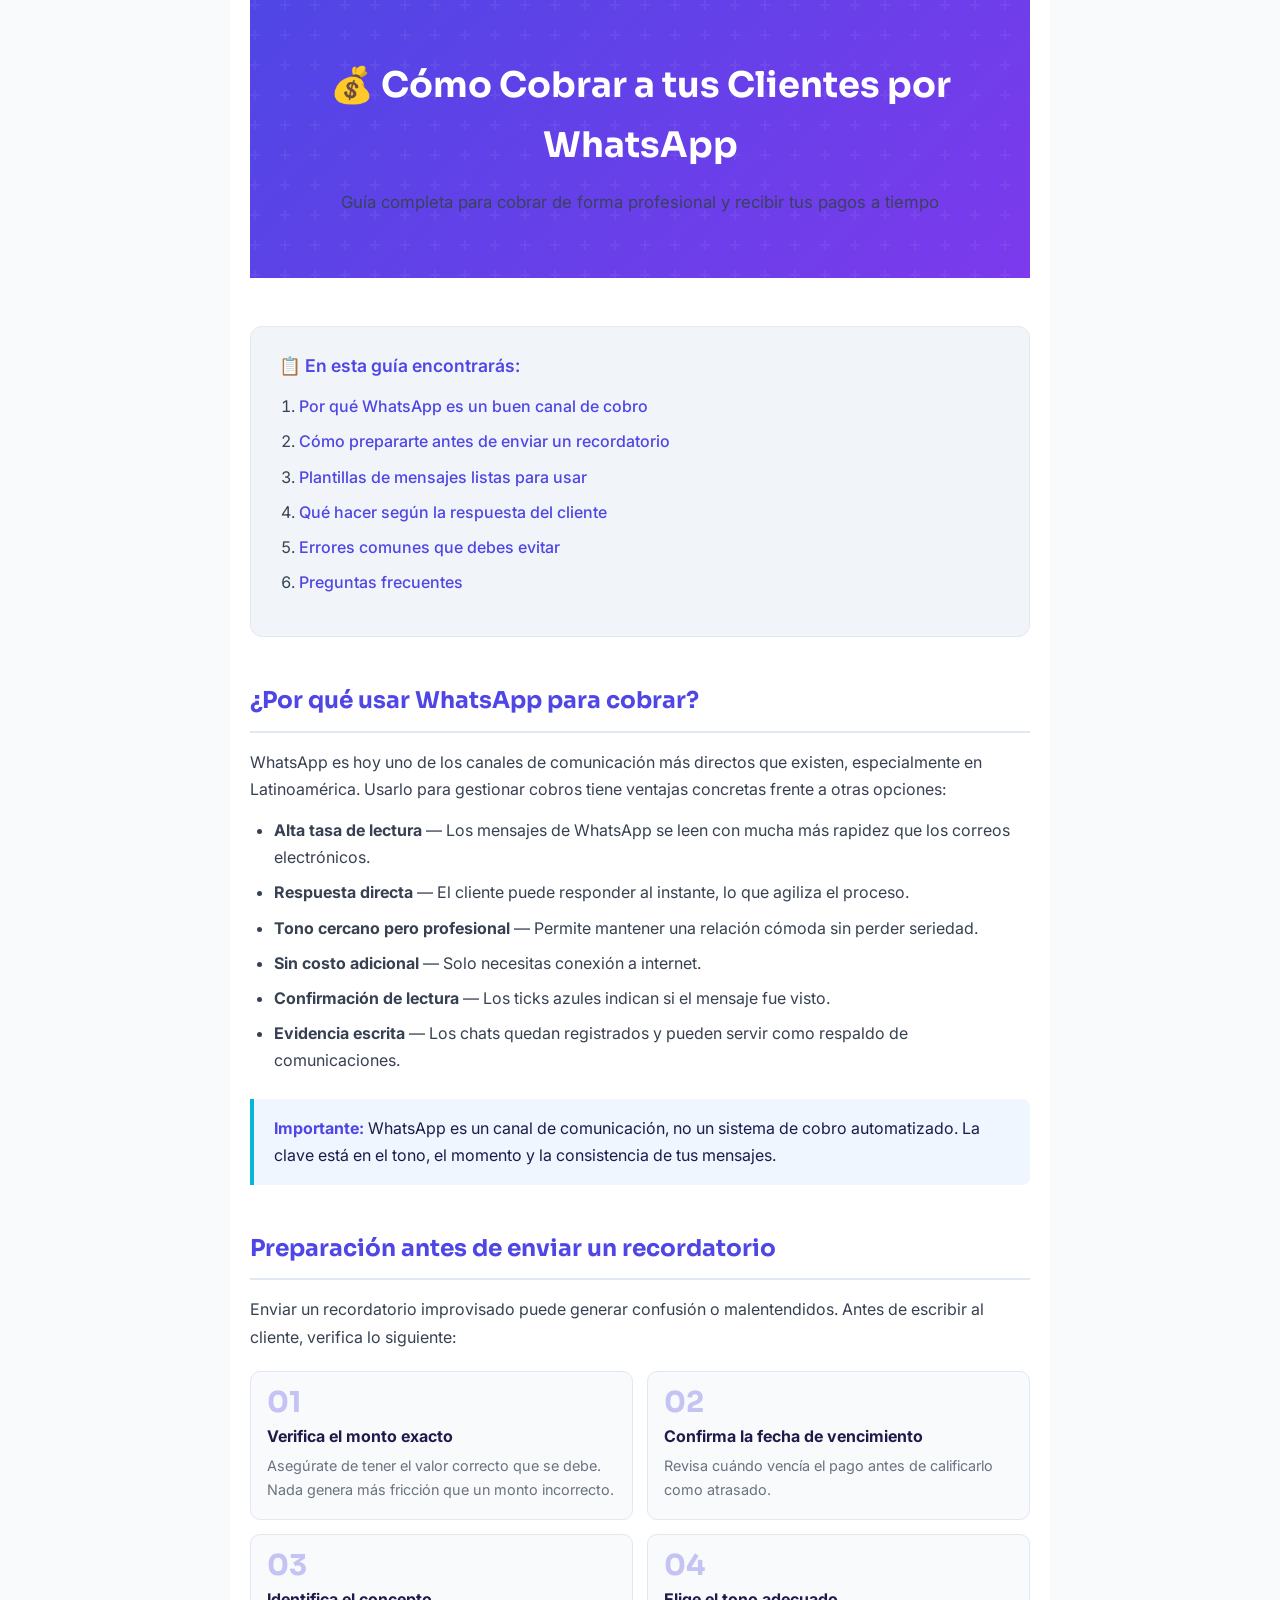
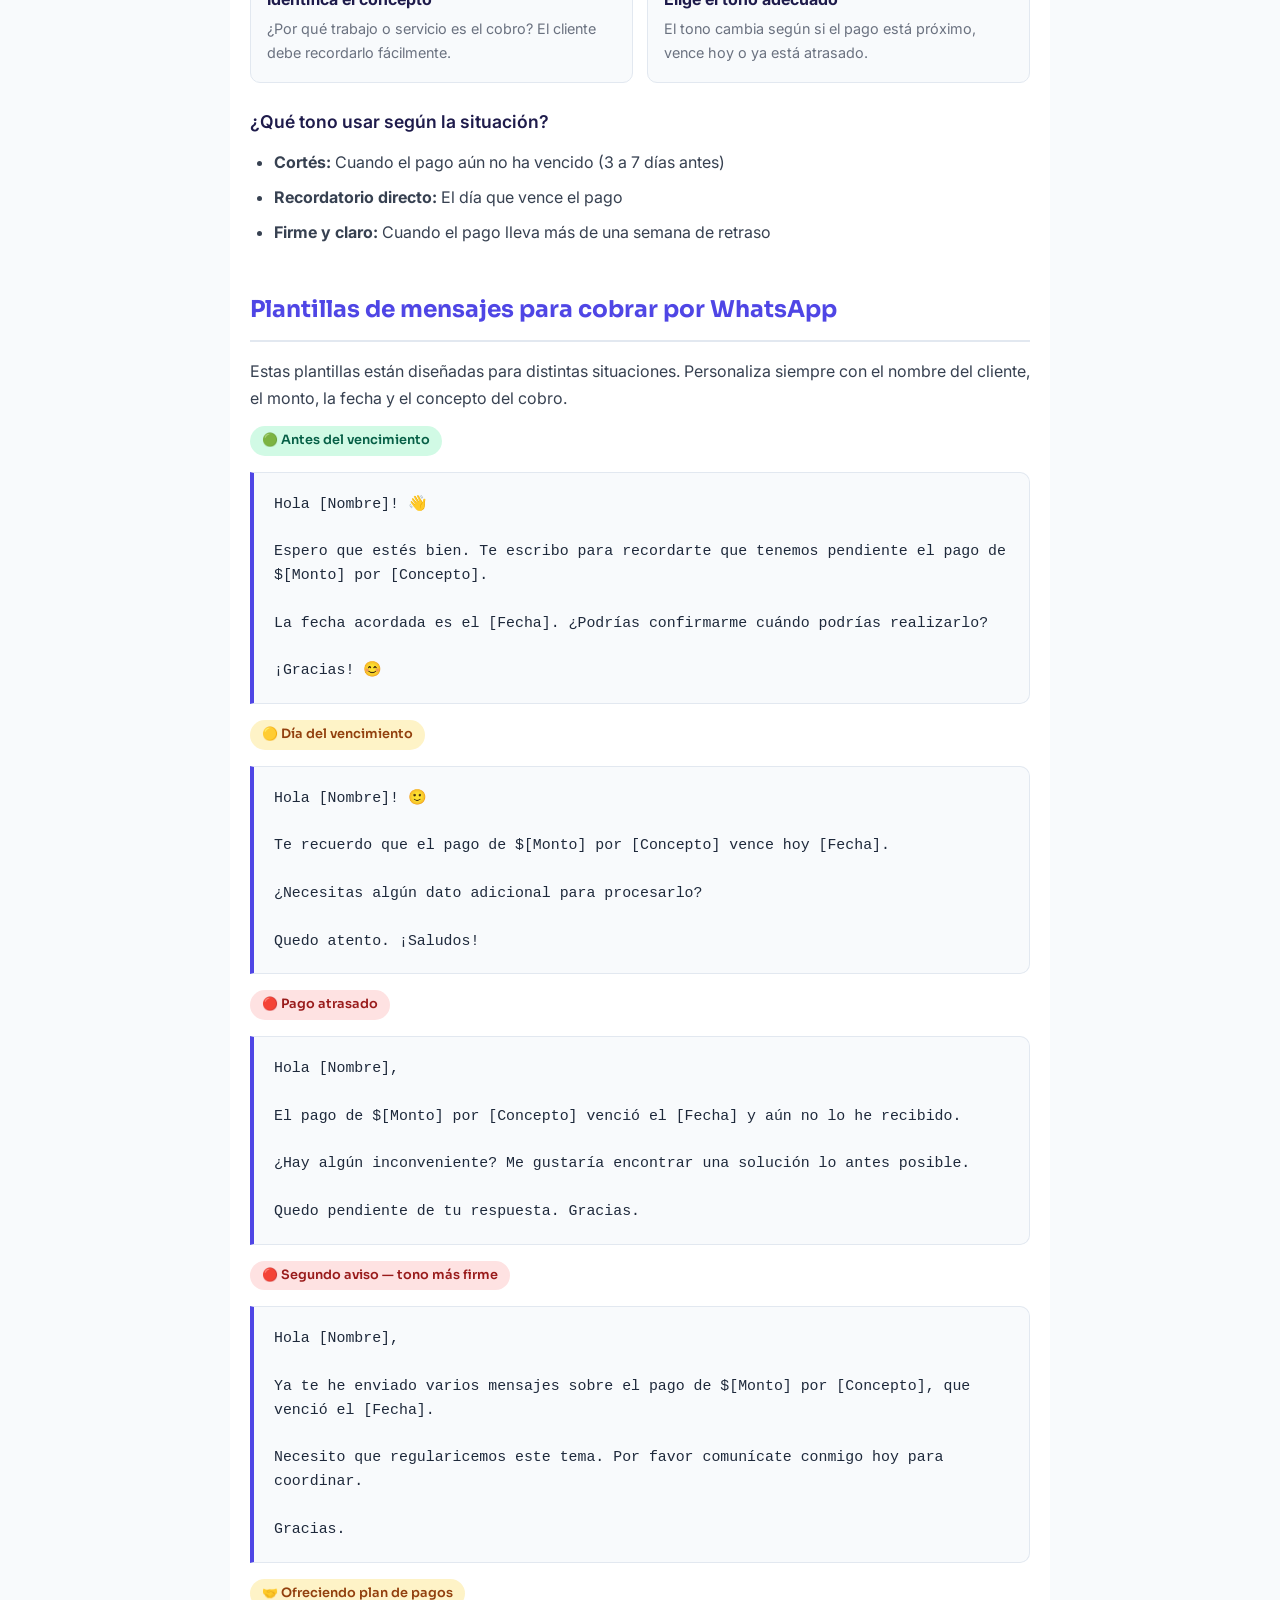
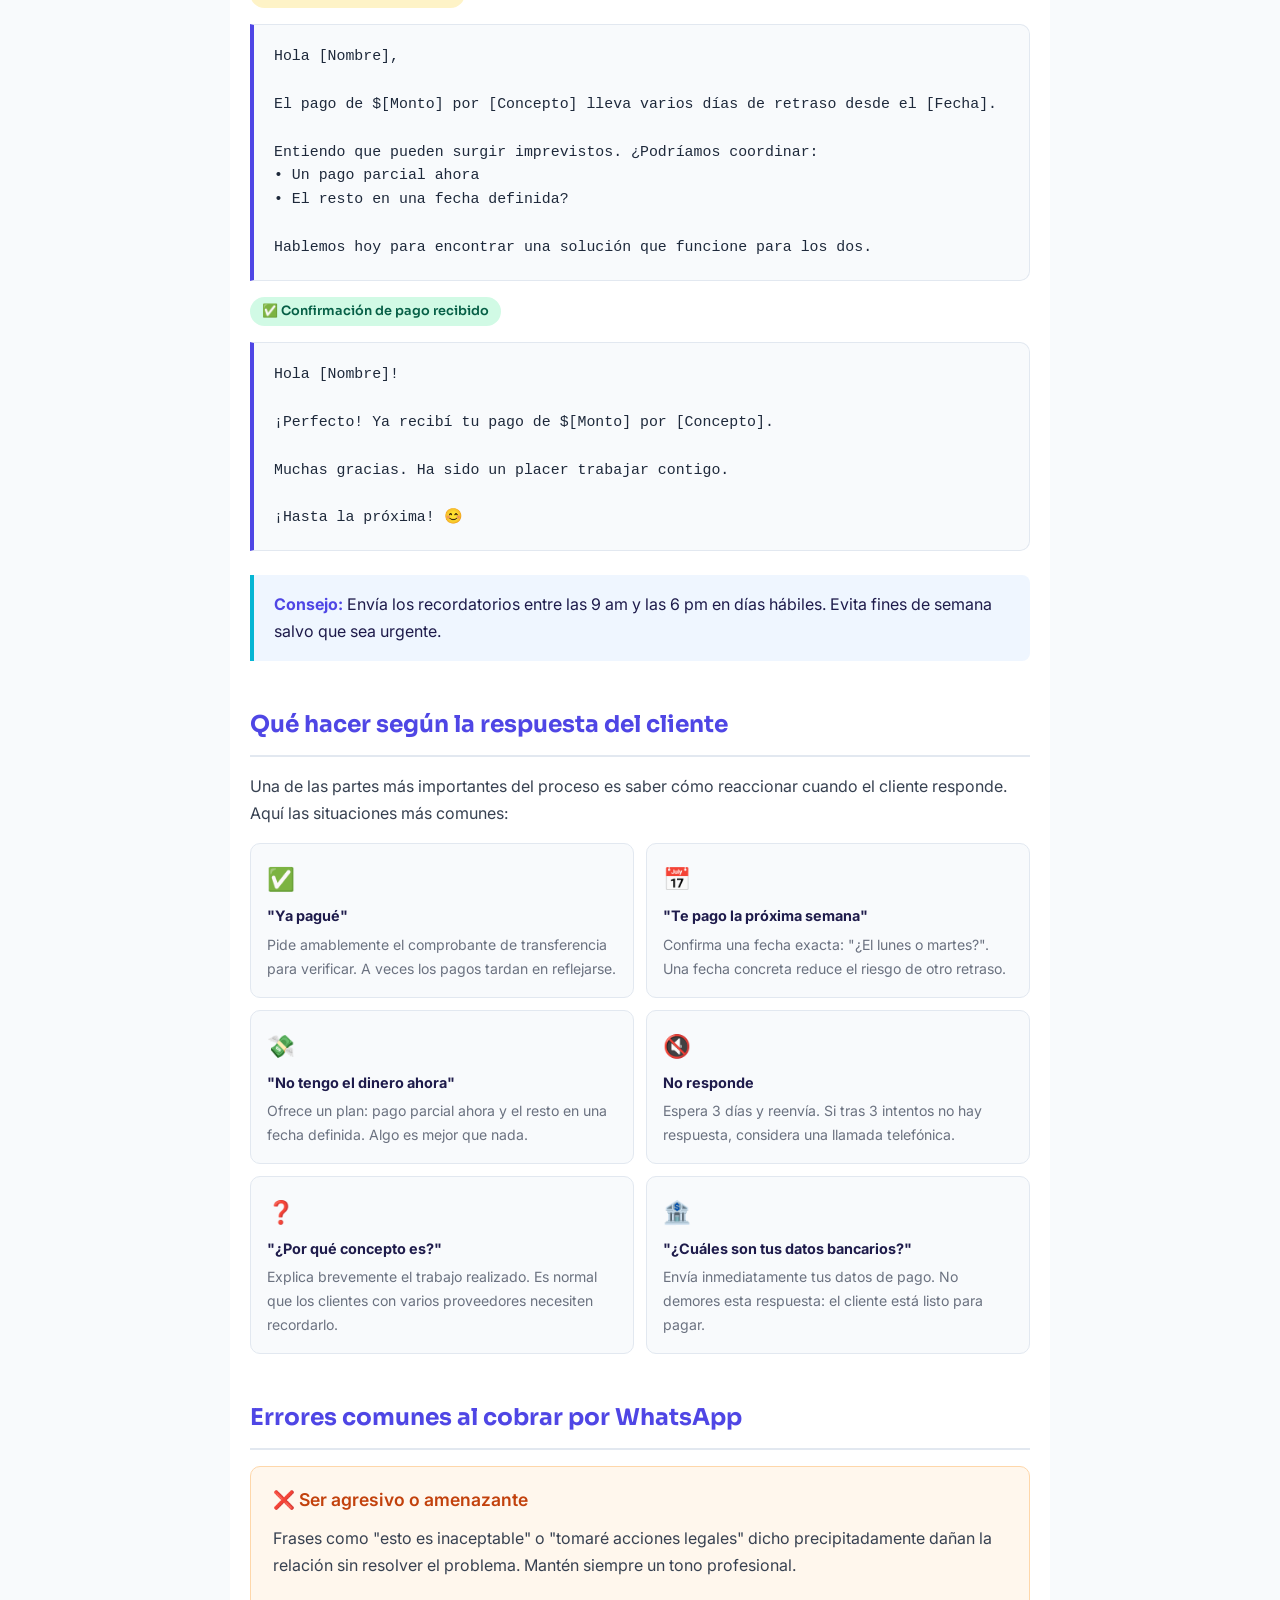
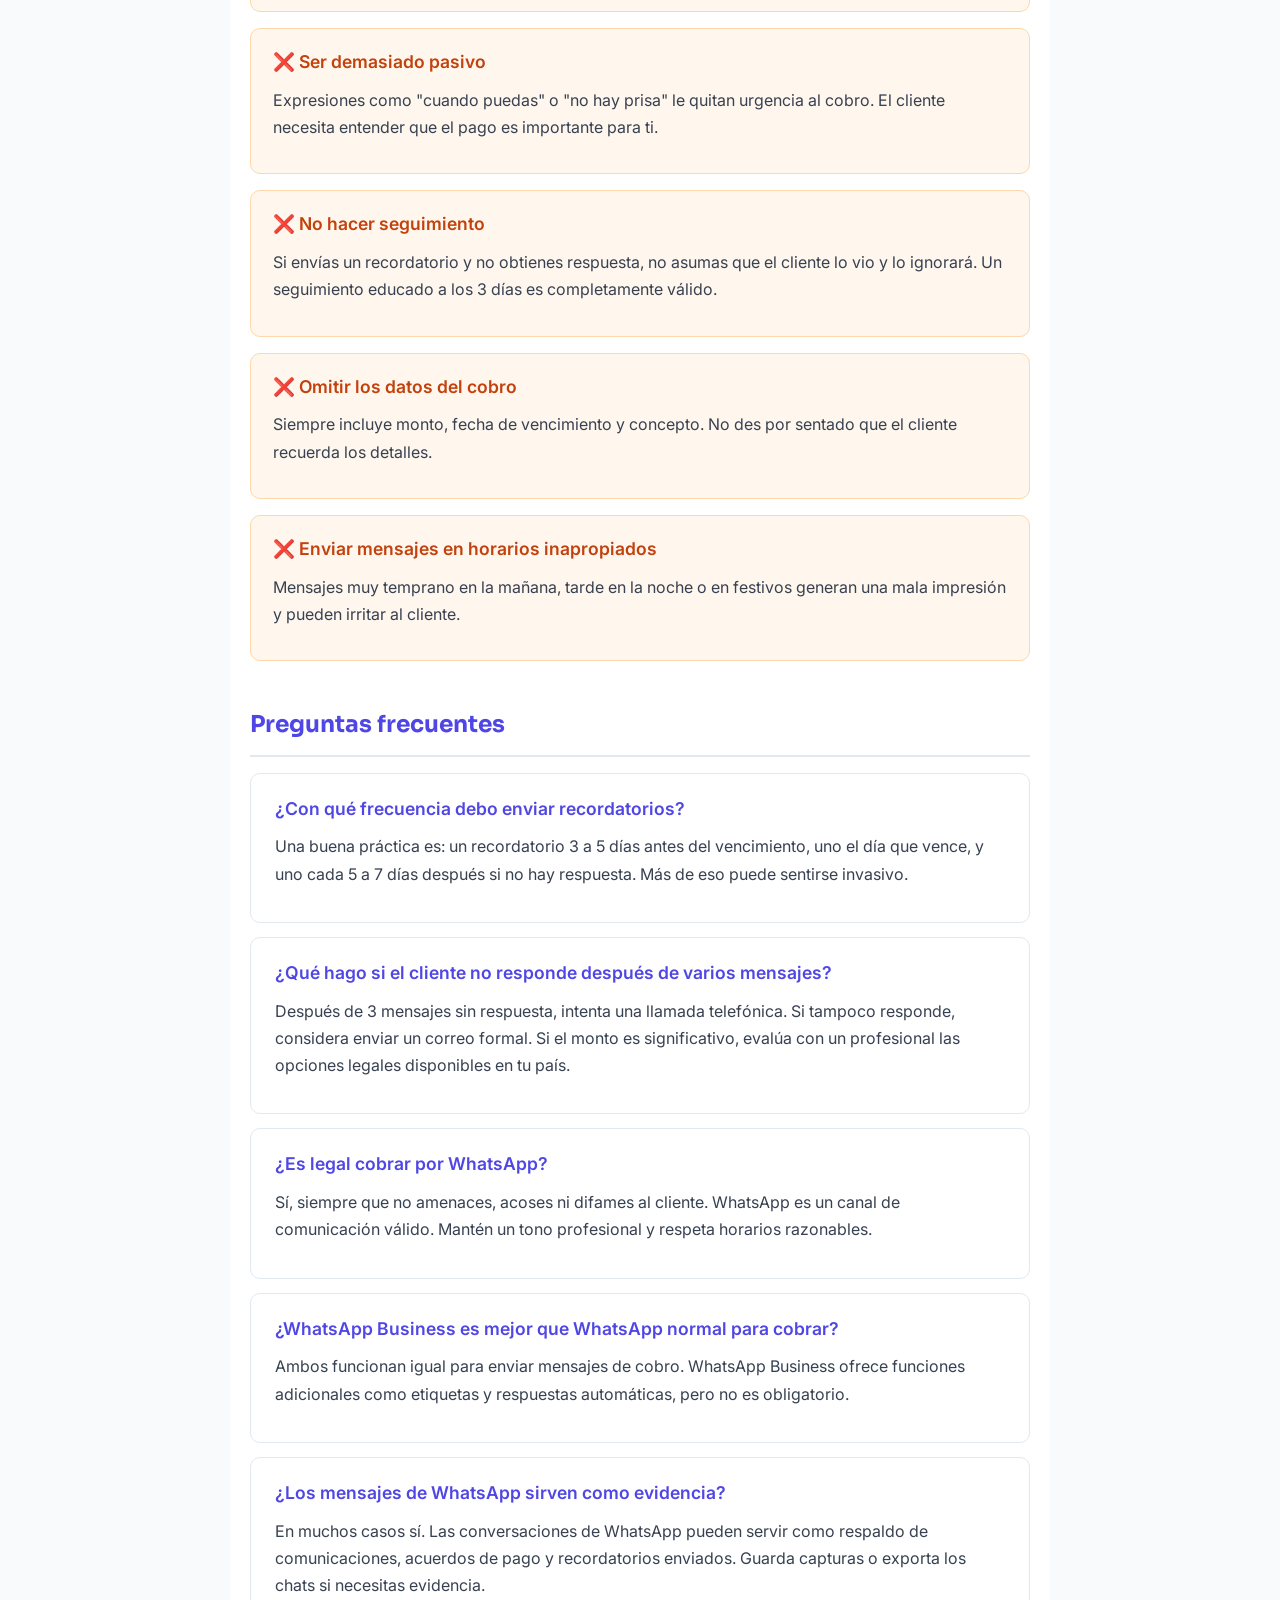
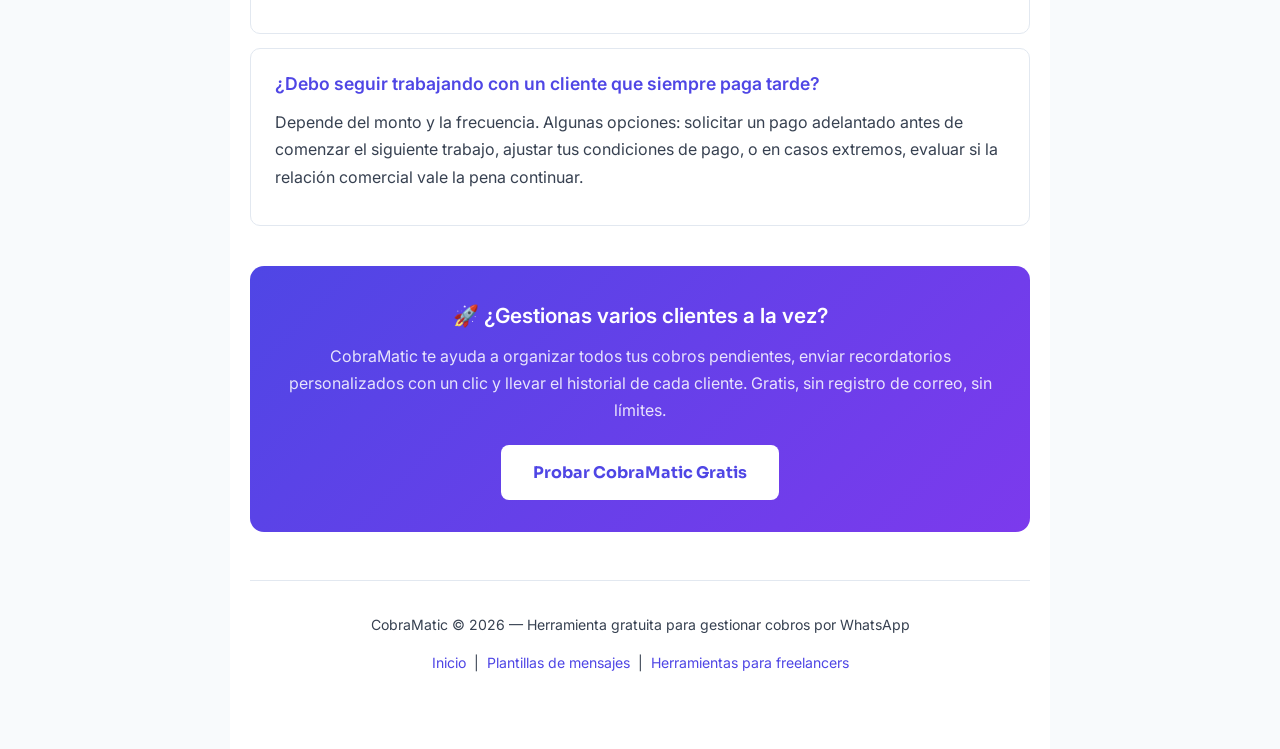
<file: public/como-cobrar-clientes-whatsapp.html>
<!DOCTYPE html>
<html lang="es">
<head>
    <meta charset="UTF-8">
    <meta name="viewport" content="width=device-width, initial-scale=1.0">
    <title>Cómo Cobrar a tus Clientes por WhatsApp (Guía 2026) | CobraMatic</title>
    <meta name="description" content="Guía completa para cobrar a tus clientes por WhatsApp de forma profesional. Plantillas, consejos y herramientas gratis para recibir tus pagos a tiempo.">
    <meta name="keywords" content="cobrar clientes whatsapp, recordatorios pago whatsapp, plantillas cobro whatsapp, como cobrar por whatsapp">
    <link rel="canonical" href="https://cobramatic-app.vercel.app/como-cobrar-clientes-whatsapp">
    <link href="https://fonts.googleapis.com/css2?family=Sora:wght@400;600;700&family=Inter:wght@400;500&display=swap" rel="stylesheet">
    <style>
        *, *::before, *::after { margin: 0; padding: 0; box-sizing: border-box; }
        :root {
            --primary: #4f46e5;
            --primary-dark: #3730a3;
            --accent: #06b6d4;
            --text: #1e1b4b;
            --muted: #6b7280;
            --bg: #f8fafc;
            --white: #ffffff;
            --border: #e2e8f0;
            --green: #10b981;
            --red: #ef4444;
            --yellow: #f59e0b;
        }
        body {
            font-family: 'Inter', sans-serif;
            line-height: 1.7;
            color: var(--text);
            background: var(--bg);
        }
        .container {
            max-width: 820px;
            margin: 0 auto;
            padding: 0 20px 60px;
            background: var(--white);
        }
        header {
            background: linear-gradient(135deg, var(--primary) 0%, #7c3aed 100%);
            color: white;
            padding: 56px 32px 48px;
            text-align: center;
            margin-bottom: 48px;
            position: relative;
            overflow: hidden;
        }
        header::before {
            content: '';
            position: absolute;
            inset: 0;
            background: url("data:image/svg+xml,%3Csvg width='60' height='60' viewBox='0 0 60 60' xmlns='http://www.w3.org/2000/svg'%3E%3Cg fill='none' fill-rule='evenodd'%3E%3Cg fill='%23ffffff' fill-opacity='0.05'%3E%3Cpath d='M36 34v-4h-2v4h-4v2h4v4h2v-4h4v-2h-4zm0-30V0h-2v4h-4v2h4v4h2V6h4V4h-4zM6 34v-4H4v4H0v2h4v4h2v-4h4v-2H6zM6 4V0H4v4H0v2h4v4h2V6h4V4H6z'/%3E%3C/g%3E%3C/g%3E%3C/svg%3E");
        }
        header h1 {
            font-family: 'Sora', sans-serif;
            font-size: 2.2em;
            font-weight: 700;
            margin-bottom: 12px;
            position: relative;
        }
        header p {
            font-size: 1.05em;
            opacity: 0.9;
            position: relative;
        }
        h2 {
            font-family: 'Sora', sans-serif;
            color: var(--primary);
            margin: 44px 0 16px;
            font-size: 1.45em;
            font-weight: 700;
            padding-bottom: 10px;
            border-bottom: 2px solid var(--border);
        }
        h3 {
            color: var(--text);
            margin: 24px 0 10px;
            font-size: 1.1em;
            font-weight: 600;
        }
        p { margin-bottom: 14px; color: #374151; }
        .tabla-contenido {
            background: #f1f5f9;
            border: 1px solid var(--border);
            padding: 24px 28px;
            border-radius: 12px;
            margin: 0 0 40px;
        }
        .tabla-contenido h3 { margin-top: 0; color: var(--primary); }
        .tabla-contenido ol { margin-left: 20px; }
        .tabla-contenido li { margin: 8px 0; }
        .tabla-contenido a { color: var(--primary); text-decoration: none; font-weight: 500; }
        .tabla-contenido a:hover { text-decoration: underline; }
        ul, ol { margin: 12px 0 16px 24px; }
        li { margin: 8px 0; color: #374151; }
        .tip {
            background: #eff6ff;
            border-left: 4px solid var(--accent);
            padding: 16px 20px;
            margin: 24px 0;
            border-radius: 0 8px 8px 0;
        }
        .tip strong { color: var(--primary); }
        .plantilla {
            background: #f8fafc;
            border: 1px solid var(--border);
            border-left: 4px solid var(--primary);
            padding: 20px;
            border-radius: 0 10px 10px 0;
            margin: 16px 0;
            font-family: 'Courier New', monospace;
            font-size: 0.93em;
            white-space: pre-line;
            line-height: 1.6;
            color: #1e293b;
        }
        .plantilla-header {
            display: flex;
            align-items: center;
            gap: 10px;
            margin-bottom: 16px;
        }
        .badge {
            display: inline-block;
            padding: 4px 12px;
            border-radius: 20px;
            font-size: 0.8em;
            font-weight: 600;
            font-family: 'Sora', sans-serif;
        }
        .badge-green { background: #d1fae5; color: #065f46; }
        .badge-yellow { background: #fef3c7; color: #92400e; }
        .badge-red { background: #fee2e2; color: #991b1b; }
        .error-card {
            background: #fff7ed;
            border: 1px solid #fed7aa;
            border-radius: 10px;
            padding: 18px 22px;
            margin: 16px 0;
        }
        .error-card h3 { color: #c2410c; margin-top: 0; }
        .faq-item {
            border: 1px solid var(--border);
            border-radius: 10px;
            padding: 20px 24px;
            margin: 14px 0;
        }
        .faq-item h3 { margin-top: 0; color: var(--primary); }
        .cta-block {
            background: linear-gradient(135deg, var(--primary), #7c3aed);
            color: white;
            padding: 32px;
            border-radius: 14px;
            text-align: center;
            margin: 40px 0;
        }
        .cta-block h3 { color: white; margin-top: 0; font-size: 1.3em; }
        .cta-block p { color: rgba(255,255,255,0.85); margin-bottom: 20px; }
        .cta {
            background: white;
            color: var(--primary);
            padding: 14px 32px;
            border-radius: 8px;
            text-decoration: none;
            display: inline-block;
            font-weight: 700;
            font-family: 'Sora', sans-serif;
            font-size: 1em;
            transition: transform 0.2s;
        }
        .cta:hover { transform: translateY(-2px); }
        .paso-grid {
            display: grid;
            grid-template-columns: 1fr 1fr;
            gap: 14px;
            margin: 20px 0;
        }
        .paso {
            background: #f8fafc;
            border: 1px solid var(--border);
            border-radius: 10px;
            padding: 16px;
        }
        .paso-num {
            font-family: 'Sora', sans-serif;
            font-size: 1.8em;
            font-weight: 700;
            color: var(--primary);
            opacity: 0.3;
            line-height: 1;
            margin-bottom: 6px;
        }
        .paso strong { color: var(--text); display: block; margin-bottom: 4px; }
        .paso p { font-size: 0.9em; margin: 0; color: var(--muted); }
        .respuesta-grid {
            display: grid;
            grid-template-columns: 1fr 1fr;
            gap: 12px;
            margin: 16px 0;
        }
        .respuesta-card {
            background: #f8fafc;
            border: 1px solid var(--border);
            border-radius: 10px;
            padding: 16px;
        }
        .respuesta-card .emoji { font-size: 1.4em; margin-bottom: 6px; display: block; }
        .respuesta-card strong { display: block; margin-bottom: 4px; font-size: 0.9em; }
        .respuesta-card p { font-size: 0.88em; color: var(--muted); margin: 0; }
        footer {
            text-align: center;
            color: var(--muted);
            font-size: 0.88em;
            border-top: 1px solid var(--border);
            padding-top: 32px;
            margin-top: 48px;
        }
        footer a { color: var(--primary); text-decoration: none; }
        @media (max-width: 600px) {
            header h1 { font-size: 1.6em; }
            .paso-grid, .respuesta-grid { grid-template-columns: 1fr; }
        }
    </style>
</head>
<body>
    <div class="container">
        <header>
            <h1>💰 Cómo Cobrar a tus Clientes por WhatsApp</h1>
            <p>Guía completa para cobrar de forma profesional y recibir tus pagos a tiempo</p>
        </header>

        <div class="tabla-contenido">
            <h3>📋 En esta guía encontrarás:</h3>
            <ol>
                <li><a href="#por-que">Por qué WhatsApp es un buen canal de cobro</a></li>
                <li><a href="#preparacion">Cómo prepararte antes de enviar un recordatorio</a></li>
                <li><a href="#plantillas">Plantillas de mensajes listas para usar</a></li>
                <li><a href="#segun-respuesta">Qué hacer según la respuesta del cliente</a></li>
                <li><a href="#errores">Errores comunes que debes evitar</a></li>
                <li><a href="#faq">Preguntas frecuentes</a></li>
            </ol>
        </div>

        <h2 id="por-que">¿Por qué usar WhatsApp para cobrar?</h2>
        <p>WhatsApp es hoy uno de los canales de comunicación más directos que existen, especialmente en Latinoamérica. Usarlo para gestionar cobros tiene ventajas concretas frente a otras opciones:</p>
        <ul>
            <li><strong>Alta tasa de lectura</strong> — Los mensajes de WhatsApp se leen con mucha más rapidez que los correos electrónicos.</li>
            <li><strong>Respuesta directa</strong> — El cliente puede responder al instante, lo que agiliza el proceso.</li>
            <li><strong>Tono cercano pero profesional</strong> — Permite mantener una relación cómoda sin perder seriedad.</li>
            <li><strong>Sin costo adicional</strong> — Solo necesitas conexión a internet.</li>
            <li><strong>Confirmación de lectura</strong> — Los ticks azules indican si el mensaje fue visto.</li>
            <li><strong>Evidencia escrita</strong> — Los chats quedan registrados y pueden servir como respaldo de comunicaciones.</li>
        </ul>

        <div class="tip">
            <strong>Importante:</strong> WhatsApp es un canal de comunicación, no un sistema de cobro automatizado. La clave está en el tono, el momento y la consistencia de tus mensajes.
        </div>

        <h2 id="preparacion">Preparación antes de enviar un recordatorio</h2>
        <p>Enviar un recordatorio improvisado puede generar confusión o malentendidos. Antes de escribir al cliente, verifica lo siguiente:</p>

        <div class="paso-grid">
            <div class="paso">
                <div class="paso-num">01</div>
                <strong>Verifica el monto exacto</strong>
                <p>Asegúrate de tener el valor correcto que se debe. Nada genera más fricción que un monto incorrecto.</p>
            </div>
            <div class="paso">
                <div class="paso-num">02</div>
                <strong>Confirma la fecha de vencimiento</strong>
                <p>Revisa cuándo vencía el pago antes de calificarlo como atrasado.</p>
            </div>
            <div class="paso">
                <div class="paso-num">03</div>
                <strong>Identifica el concepto</strong>
                <p>¿Por qué trabajo o servicio es el cobro? El cliente debe recordarlo fácilmente.</p>
            </div>
            <div class="paso">
                <div class="paso-num">04</div>
                <strong>Elige el tono adecuado</strong>
                <p>El tono cambia según si el pago está próximo, vence hoy o ya está atrasado.</p>
            </div>
        </div>

        <h3>¿Qué tono usar según la situación?</h3>
        <ul>
            <li><strong>Cortés:</strong> Cuando el pago aún no ha vencido (3 a 7 días antes)</li>
            <li><strong>Recordatorio directo:</strong> El día que vence el pago</li>
            <li><strong>Firme y claro:</strong> Cuando el pago lleva más de una semana de retraso</li>
        </ul>

        <h2 id="plantillas">Plantillas de mensajes para cobrar por WhatsApp</h2>
        <p>Estas plantillas están diseñadas para distintas situaciones. Personaliza siempre con el nombre del cliente, el monto, la fecha y el concepto del cobro.</p>

        <div class="plantilla-header">
            <span class="badge badge-green">🟢 Antes del vencimiento</span>
        </div>
        <div class="plantilla">Hola [Nombre]! 👋

Espero que estés bien. Te escribo para recordarte que tenemos pendiente el pago de $[Monto] por [Concepto].

La fecha acordada es el [Fecha]. ¿Podrías confirmarme cuándo podrías realizarlo?

¡Gracias! 😊</div>

        <div class="plantilla-header">
            <span class="badge badge-yellow">🟡 Día del vencimiento</span>
        </div>
        <div class="plantilla">Hola [Nombre]! 🙂

Te recuerdo que el pago de $[Monto] por [Concepto] vence hoy [Fecha].

¿Necesitas algún dato adicional para procesarlo?

Quedo atento. ¡Saludos!</div>

        <div class="plantilla-header">
            <span class="badge badge-red">🔴 Pago atrasado</span>
        </div>
        <div class="plantilla">Hola [Nombre],

El pago de $[Monto] por [Concepto] venció el [Fecha] y aún no lo he recibido.

¿Hay algún inconveniente? Me gustaría encontrar una solución lo antes posible.

Quedo pendiente de tu respuesta. Gracias.</div>

        <div class="plantilla-header">
            <span class="badge badge-red">🔴 Segundo aviso — tono más firme</span>
        </div>
        <div class="plantilla">Hola [Nombre],

Ya te he enviado varios mensajes sobre el pago de $[Monto] por [Concepto], que venció el [Fecha].

Necesito que regularicemos este tema. Por favor comunícate conmigo hoy para coordinar.

Gracias.</div>

        <div class="plantilla-header">
            <span class="badge badge-yellow">🤝 Ofreciendo plan de pagos</span>
        </div>
        <div class="plantilla">Hola [Nombre],

El pago de $[Monto] por [Concepto] lleva varios días de retraso desde el [Fecha].

Entiendo que pueden surgir imprevistos. ¿Podríamos coordinar:
• Un pago parcial ahora
• El resto en una fecha definida?

Hablemos hoy para encontrar una solución que funcione para los dos.</div>

        <div class="plantilla-header">
            <span class="badge badge-green">✅ Confirmación de pago recibido</span>
        </div>
        <div class="plantilla">Hola [Nombre]!

¡Perfecto! Ya recibí tu pago de $[Monto] por [Concepto].

Muchas gracias. Ha sido un placer trabajar contigo.

¡Hasta la próxima! 😊</div>

        <div class="tip">
            <strong>Consejo:</strong> Envía los recordatorios entre las 9 am y las 6 pm en días hábiles. Evita fines de semana salvo que sea urgente.
        </div>

        <h2 id="segun-respuesta">Qué hacer según la respuesta del cliente</h2>
        <p>Una de las partes más importantes del proceso es saber cómo reaccionar cuando el cliente responde. Aquí las situaciones más comunes:</p>

        <div class="respuesta-grid">
            <div class="respuesta-card">
                <span class="emoji">✅</span>
                <strong>"Ya pagué"</strong>
                <p>Pide amablemente el comprobante de transferencia para verificar. A veces los pagos tardan en reflejarse.</p>
            </div>
            <div class="respuesta-card">
                <span class="emoji">📅</span>
                <strong>"Te pago la próxima semana"</strong>
                <p>Confirma una fecha exacta: "¿El lunes o martes?". Una fecha concreta reduce el riesgo de otro retraso.</p>
            </div>
            <div class="respuesta-card">
                <span class="emoji">💸</span>
                <strong>"No tengo el dinero ahora"</strong>
                <p>Ofrece un plan: pago parcial ahora y el resto en una fecha definida. Algo es mejor que nada.</p>
            </div>
            <div class="respuesta-card">
                <span class="emoji">🔇</span>
                <strong>No responde</strong>
                <p>Espera 3 días y reenvía. Si tras 3 intentos no hay respuesta, considera una llamada telefónica.</p>
            </div>
            <div class="respuesta-card">
                <span class="emoji">❓</span>
                <strong>"¿Por qué concepto es?"</strong>
                <p>Explica brevemente el trabajo realizado. Es normal que los clientes con varios proveedores necesiten recordarlo.</p>
            </div>
            <div class="respuesta-card">
                <span class="emoji">🏦</span>
                <strong>"¿Cuáles son tus datos bancarios?"</strong>
                <p>Envía inmediatamente tus datos de pago. No demores esta respuesta: el cliente está listo para pagar.</p>
            </div>
        </div>

        <h2 id="errores">Errores comunes al cobrar por WhatsApp</h2>

        <div class="error-card">
            <h3>❌ Ser agresivo o amenazante</h3>
            <p>Frases como "esto es inaceptable" o "tomaré acciones legales" dicho precipitadamente dañan la relación sin resolver el problema. Mantén siempre un tono profesional.</p>
        </div>

        <div class="error-card">
            <h3>❌ Ser demasiado pasivo</h3>
            <p>Expresiones como "cuando puedas" o "no hay prisa" le quitan urgencia al cobro. El cliente necesita entender que el pago es importante para ti.</p>
        </div>

        <div class="error-card">
            <h3>❌ No hacer seguimiento</h3>
            <p>Si envías un recordatorio y no obtienes respuesta, no asumas que el cliente lo vio y lo ignorará. Un seguimiento educado a los 3 días es completamente válido.</p>
        </div>

        <div class="error-card">
            <h3>❌ Omitir los datos del cobro</h3>
            <p>Siempre incluye monto, fecha de vencimiento y concepto. No des por sentado que el cliente recuerda los detalles.</p>
        </div>

        <div class="error-card">
            <h3>❌ Enviar mensajes en horarios inapropiados</h3>
            <p>Mensajes muy temprano en la mañana, tarde en la noche o en festivos generan una mala impresión y pueden irritar al cliente.</p>
        </div>

        <h2 id="faq">Preguntas frecuentes</h2>

        <div class="faq-item">
            <h3>¿Con qué frecuencia debo enviar recordatorios?</h3>
            <p>Una buena práctica es: un recordatorio 3 a 5 días antes del vencimiento, uno el día que vence, y uno cada 5 a 7 días después si no hay respuesta. Más de eso puede sentirse invasivo.</p>
        </div>

        <div class="faq-item">
            <h3>¿Qué hago si el cliente no responde después de varios mensajes?</h3>
            <p>Después de 3 mensajes sin respuesta, intenta una llamada telefónica. Si tampoco responde, considera enviar un correo formal. Si el monto es significativo, evalúa con un profesional las opciones legales disponibles en tu país.</p>
        </div>

        <div class="faq-item">
            <h3>¿Es legal cobrar por WhatsApp?</h3>
            <p>Sí, siempre que no amenaces, acoses ni difames al cliente. WhatsApp es un canal de comunicación válido. Mantén un tono profesional y respeta horarios razonables.</p>
        </div>

        <div class="faq-item">
            <h3>¿WhatsApp Business es mejor que WhatsApp normal para cobrar?</h3>
            <p>Ambos funcionan igual para enviar mensajes de cobro. WhatsApp Business ofrece funciones adicionales como etiquetas y respuestas automáticas, pero no es obligatorio.</p>
        </div>

        <div class="faq-item">
            <h3>¿Los mensajes de WhatsApp sirven como evidencia?</h3>
            <p>En muchos casos sí. Las conversaciones de WhatsApp pueden servir como respaldo de comunicaciones, acuerdos de pago y recordatorios enviados. Guarda capturas o exporta los chats si necesitas evidencia.</p>
        </div>

        <div class="faq-item">
            <h3>¿Debo seguir trabajando con un cliente que siempre paga tarde?</h3>
            <p>Depende del monto y la frecuencia. Algunas opciones: solicitar un pago adelantado antes de comenzar el siguiente trabajo, ajustar tus condiciones de pago, o en casos extremos, evaluar si la relación comercial vale la pena continuar.</p>
        </div>

        <div class="cta-block">
            <h3>🚀 ¿Gestionas varios clientes a la vez?</h3>
            <p>CobraMatic te ayuda a organizar todos tus cobros pendientes, enviar recordatorios personalizados con un clic y llevar el historial de cada cliente. Gratis, sin registro de correo, sin límites.</p>
            <a href="https://cobramatic-app.vercel.app" class="cta">Probar CobraMatic Gratis</a>
        </div>

        <footer>
            <p>CobraMatic © 2026 — Herramienta gratuita para gestionar cobros por WhatsApp</p>
            <p style="margin-top: 8px;">
                <a href="https://cobramatic-app.vercel.app">Inicio</a> &nbsp;|&nbsp;
                <a href="/plantillas-mensajes-cobro-whatsapp">Plantillas de mensajes</a> &nbsp;|&nbsp;
                <a href="/herramientas-freelancers">Herramientas para freelancers</a>
            </p>
        </footer>
    </div>
</body>
</html>
</file>
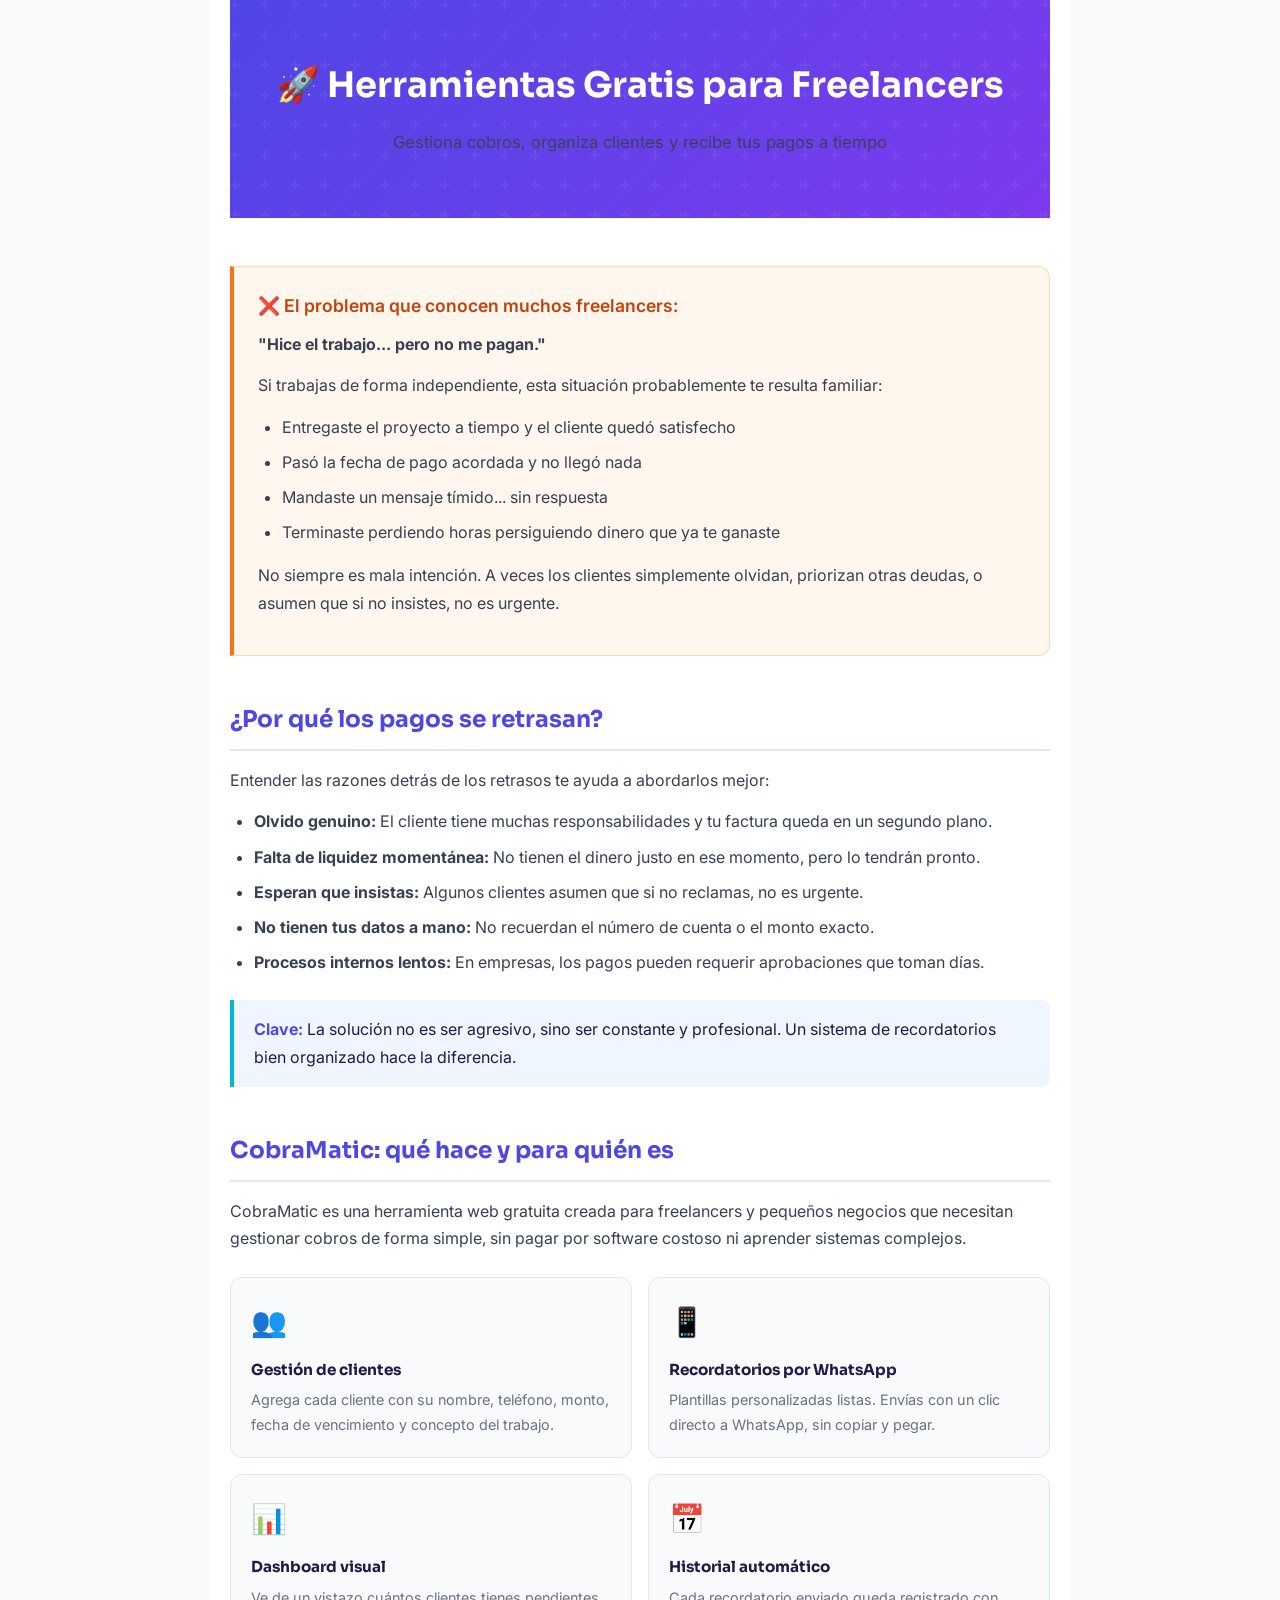
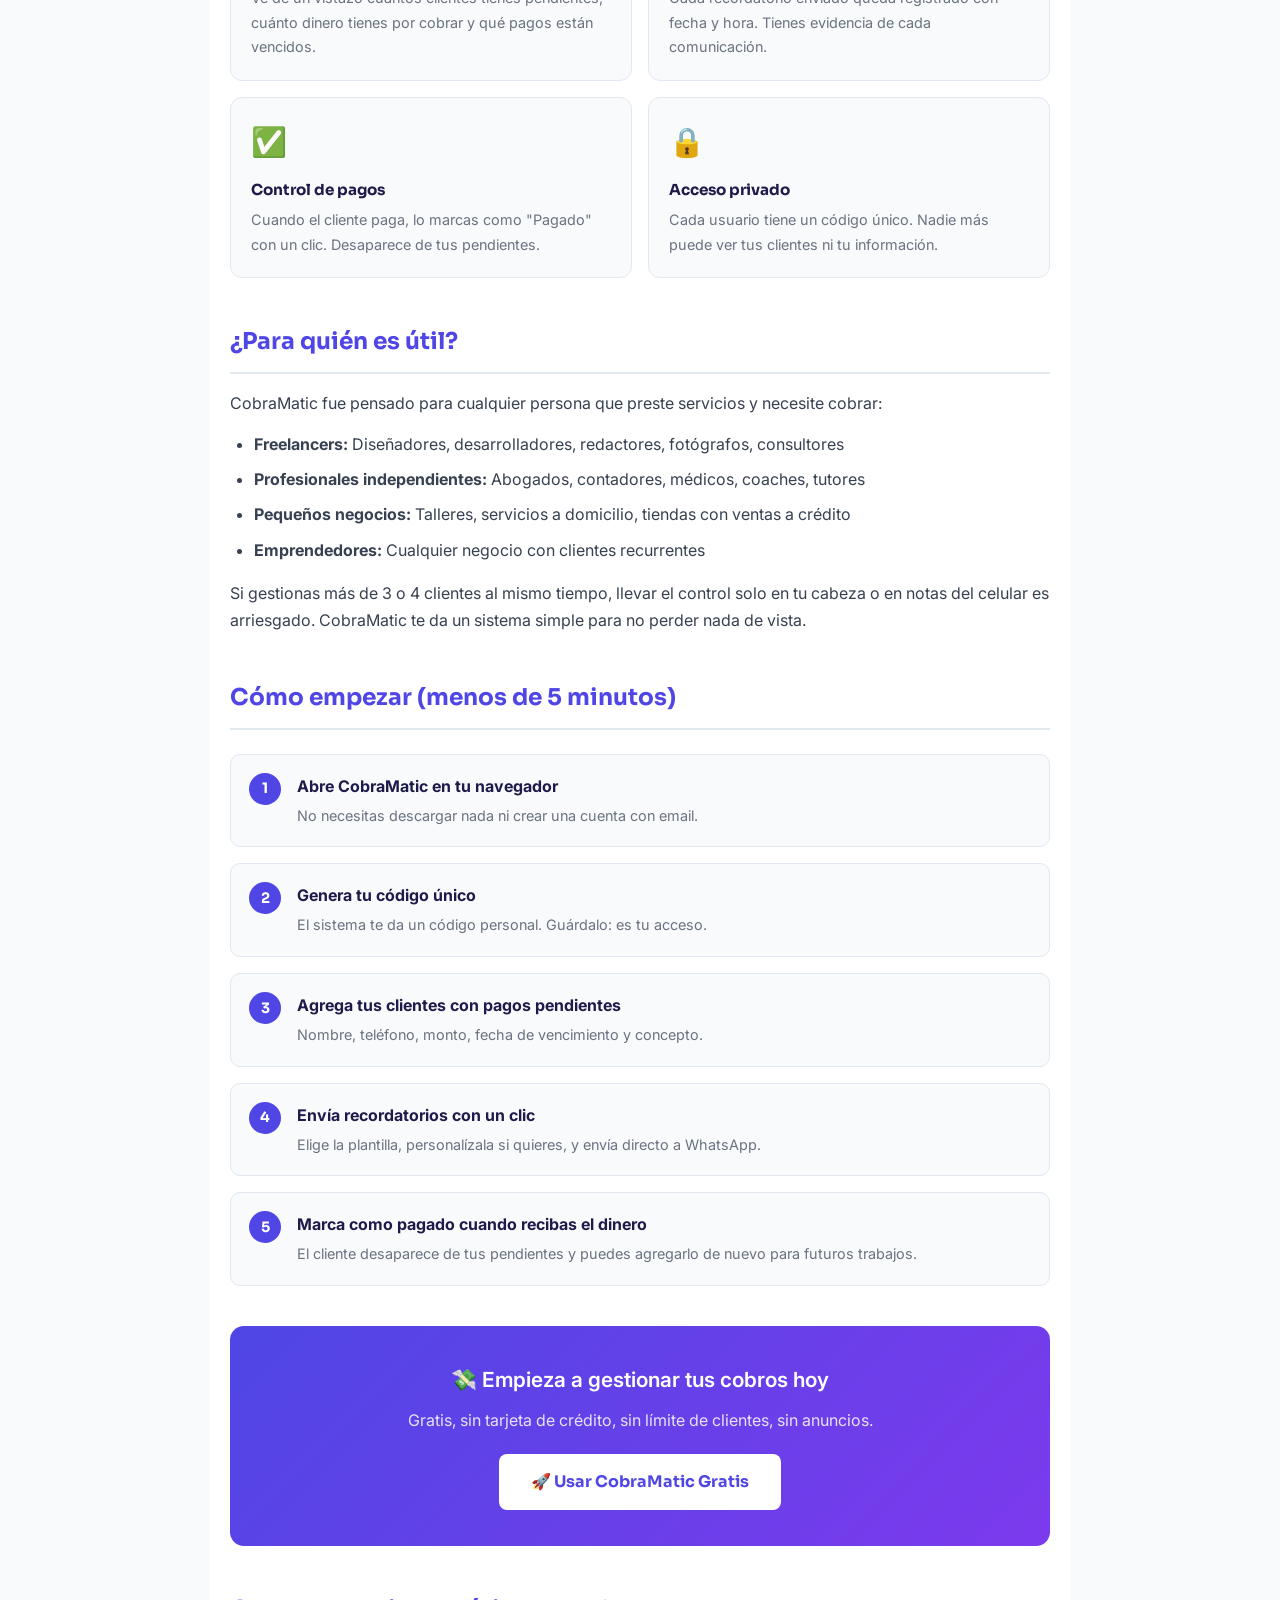
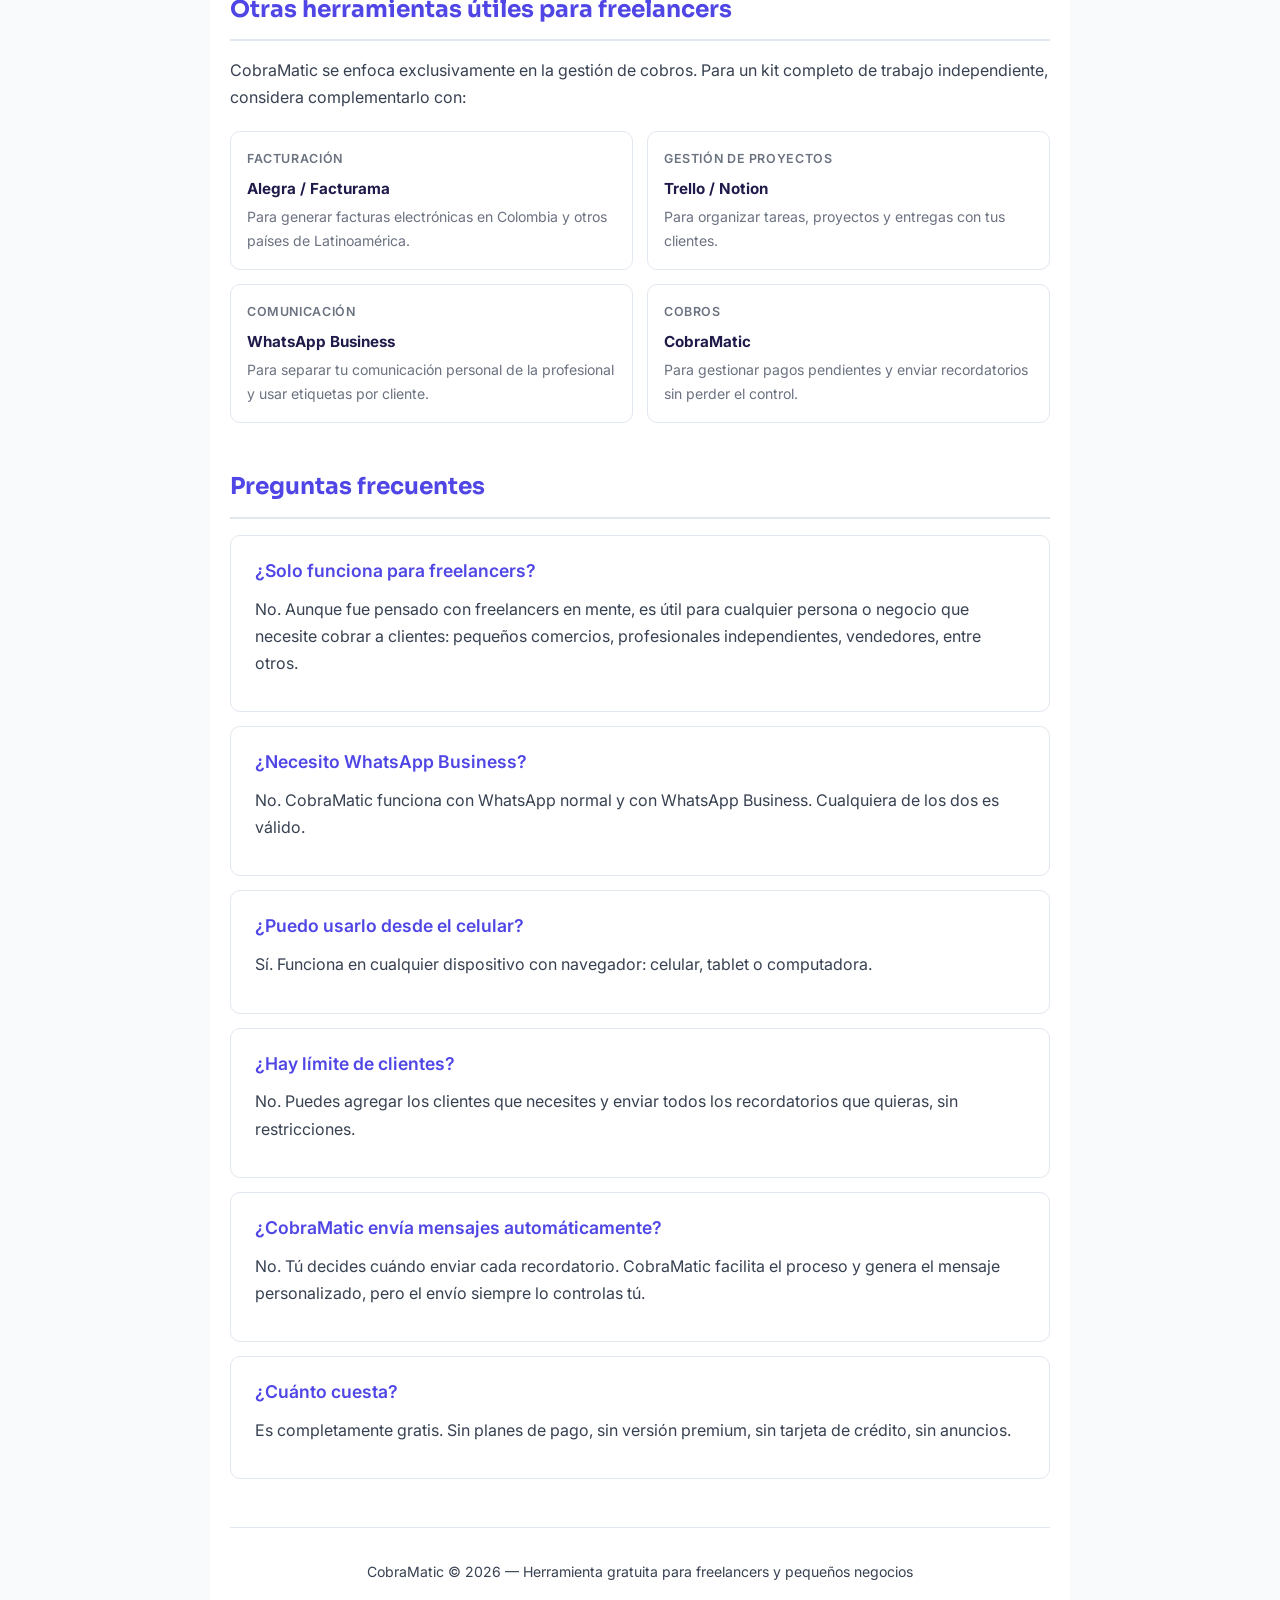
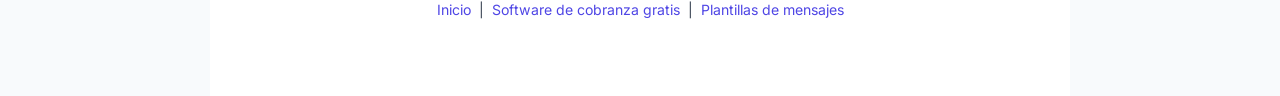
<file: public/herramientas-freelancers.html>
<!DOCTYPE html>
<html lang="es">
<head>
    <meta charset="UTF-8">
    <meta name="viewport" content="width=device-width, initial-scale=1.0">
    <title>Herramientas Gratis para Freelancers - Gestión de Cobros | CobraMatic</title>
    <meta name="description" content="Herramienta gratuita para freelancers que necesitan cobrar a clientes. Gestiona pagos pendientes, envía recordatorios por WhatsApp y lleva el control de tus cobros.">
    <meta name="keywords" content="herramientas freelancers, software freelance gratis, gestión cobros freelancer, cobrar clientes whatsapp">
    <link rel="canonical" href="https://cobramatic-app.vercel.app/herramientas-freelancers">
    <link href="https://fonts.googleapis.com/css2?family=Sora:wght@400;600;700&family=Inter:wght@400;500&display=swap" rel="stylesheet">
    <style>
        *, *::before, *::after { margin: 0; padding: 0; box-sizing: border-box; }
        :root {
            --primary: #4f46e5;
            --primary-dark: #3730a3;
            --accent: #06b6d4;
            --text: #1e1b4b;
            --muted: #6b7280;
            --bg: #f8fafc;
            --white: #ffffff;
            --border: #e2e8f0;
        }
        body {
            font-family: 'Inter', sans-serif;
            line-height: 1.7;
            color: var(--text);
            background: var(--bg);
        }
        .container {
            max-width: 860px;
            margin: 0 auto;
            padding: 0 20px 60px;
            background: var(--white);
        }
        header {
            background: linear-gradient(135deg, var(--primary) 0%, #7c3aed 100%);
            color: white;
            padding: 56px 32px 48px;
            text-align: center;
            margin-bottom: 48px;
            position: relative;
            overflow: hidden;
        }
        header::before {
            content: '';
            position: absolute;
            inset: 0;
            background: url("data:image/svg+xml,%3Csvg width='60' height='60' viewBox='0 0 60 60' xmlns='http://www.w3.org/2000/svg'%3E%3Cg fill='none' fill-rule='evenodd'%3E%3Cg fill='%23ffffff' fill-opacity='0.05'%3E%3Cpath d='M36 34v-4h-2v4h-4v2h4v4h2v-4h4v-2h-4zm0-30V0h-2v4h-4v2h4v4h2V6h4V4h-4zM6 34v-4H4v4H0v2h4v4h2v-4h4v-2H6zM6 4V0H4v4H0v2h4v4h2V6h4V4H6z'/%3E%3C/g%3E%3C/g%3E%3C/svg%3E");
        }
        header h1 { font-family: 'Sora', sans-serif; font-size: 2.2em; font-weight: 700; margin-bottom: 12px; position: relative; }
        header p { font-size: 1.05em; opacity: 0.9; position: relative; }
        h2 { font-family: 'Sora', sans-serif; color: var(--primary); margin: 44px 0 16px; font-size: 1.45em; font-weight: 700; padding-bottom: 10px; border-bottom: 2px solid var(--border); }
        h3 { color: var(--text); margin: 24px 0 10px; font-size: 1.1em; font-weight: 600; }
        p { margin-bottom: 14px; color: #374151; }
        ul, ol { margin: 12px 0 16px 24px; }
        li { margin: 8px 0; color: #374151; }
        .problema {
            background: #fff7ed;
            border: 1px solid #fed7aa;
            border-left: 4px solid #f97316;
            padding: 24px;
            border-radius: 0 12px 12px 0;
            margin: 32px 0;
        }
        .problema h3 { color: #c2410c; margin-top: 0; }
        .tip {
            background: #eff6ff;
            border-left: 4px solid var(--accent);
            padding: 16px 20px;
            margin: 24px 0;
            border-radius: 0 8px 8px 0;
        }
        .tip strong { color: var(--primary); }
        .features-grid {
            display: grid;
            grid-template-columns: 1fr 1fr;
            gap: 16px;
            margin: 24px 0;
        }
        .feature-card {
            background: #f8fafc;
            border: 1px solid var(--border);
            border-radius: 12px;
            padding: 20px;
        }
        .feature-card .icon { font-size: 1.8em; margin-bottom: 10px; display: block; }
        .feature-card strong { display: block; margin-bottom: 6px; font-family: 'Sora', sans-serif; font-size: 0.95em; }
        .feature-card p { font-size: 0.9em; color: var(--muted); margin: 0; }
        .pasos { counter-reset: paso; margin: 24px 0; }
        .paso-item {
            display: flex;
            gap: 16px;
            align-items: flex-start;
            margin: 16px 0;
            padding: 18px;
            background: #f8fafc;
            border: 1px solid var(--border);
            border-radius: 10px;
        }
        .paso-num {
            background: var(--primary);
            color: white;
            width: 32px;
            height: 32px;
            border-radius: 50%;
            display: flex;
            align-items: center;
            justify-content: center;
            font-weight: 700;
            font-family: 'Sora', sans-serif;
            flex-shrink: 0;
            font-size: 0.9em;
        }
        .paso-item strong { display: block; margin-bottom: 4px; }
        .paso-item p { font-size: 0.9em; color: var(--muted); margin: 0; }
        .toolkit-grid {
            display: grid;
            grid-template-columns: 1fr 1fr;
            gap: 14px;
            margin: 20px 0;
        }
        .toolkit-card {
            border: 1px solid var(--border);
            border-radius: 10px;
            padding: 16px;
        }
        .toolkit-card .cat { font-size: 0.78em; font-weight: 600; color: var(--muted); text-transform: uppercase; letter-spacing: 0.05em; margin-bottom: 6px; }
        .toolkit-card strong { display: block; margin-bottom: 4px; font-size: 0.95em; }
        .toolkit-card p { font-size: 0.88em; color: var(--muted); margin: 0; }
        .faq-item { border: 1px solid var(--border); border-radius: 10px; padding: 20px 24px; margin: 14px 0; }
        .faq-item h3 { margin-top: 0; color: var(--primary); }
        .cta-block {
            background: linear-gradient(135deg, var(--primary), #7c3aed);
            color: white;
            padding: 36px;
            border-radius: 14px;
            text-align: center;
            margin: 40px 0;
        }
        .cta-block h3 { color: white; margin-top: 0; font-size: 1.3em; }
        .cta-block p { color: rgba(255,255,255,0.85); margin-bottom: 20px; }
        .cta {
            background: white;
            color: var(--primary);
            padding: 14px 32px;
            border-radius: 8px;
            text-decoration: none;
            display: inline-block;
            font-weight: 700;
            font-family: 'Sora', sans-serif;
            font-size: 1em;
            transition: transform 0.2s;
        }
        .cta:hover { transform: translateY(-2px); }
        footer { text-align: center; color: var(--muted); font-size: 0.88em; border-top: 1px solid var(--border); padding-top: 32px; margin-top: 48px; }
        footer a { color: var(--primary); text-decoration: none; }
        @media (max-width: 600px) {
            header h1 { font-size: 1.6em; }
            .features-grid, .toolkit-grid { grid-template-columns: 1fr; }
        }
    </style>
</head>
<body>
    <div class="container">
        <header>
            <h1>🚀 Herramientas Gratis para Freelancers</h1>
            <p>Gestiona cobros, organiza clientes y recibe tus pagos a tiempo</p>
        </header>

        <div class="problema">
            <h3>❌ El problema que conocen muchos freelancers:</h3>
            <p><strong>"Hice el trabajo... pero no me pagan."</strong></p>
            <p>Si trabajas de forma independiente, esta situación probablemente te resulta familiar:</p>
            <ul>
                <li>Entregaste el proyecto a tiempo y el cliente quedó satisfecho</li>
                <li>Pasó la fecha de pago acordada y no llegó nada</li>
                <li>Mandaste un mensaje tímido... sin respuesta</li>
                <li>Terminaste perdiendo horas persiguiendo dinero que ya te ganaste</li>
            </ul>
            <p>No siempre es mala intención. A veces los clientes simplemente olvidan, priorizan otras deudas, o asumen que si no insistes, no es urgente.</p>
        </div>

        <h2>¿Por qué los pagos se retrasan?</h2>
        <p>Entender las razones detrás de los retrasos te ayuda a abordarlos mejor:</p>
        <ul>
            <li><strong>Olvido genuino:</strong> El cliente tiene muchas responsabilidades y tu factura queda en un segundo plano.</li>
            <li><strong>Falta de liquidez momentánea:</strong> No tienen el dinero justo en ese momento, pero lo tendrán pronto.</li>
            <li><strong>Esperan que insistas:</strong> Algunos clientes asumen que si no reclamas, no es urgente.</li>
            <li><strong>No tienen tus datos a mano:</strong> No recuerdan el número de cuenta o el monto exacto.</li>
            <li><strong>Procesos internos lentos:</strong> En empresas, los pagos pueden requerir aprobaciones que toman días.</li>
        </ul>

        <div class="tip">
            <strong>Clave:</strong> La solución no es ser agresivo, sino ser constante y profesional. Un sistema de recordatorios bien organizado hace la diferencia.
        </div>

        <h2>CobraMatic: qué hace y para quién es</h2>
        <p>CobraMatic es una herramienta web gratuita creada para freelancers y pequeños negocios que necesitan gestionar cobros de forma simple, sin pagar por software costoso ni aprender sistemas complejos.</p>

        <div class="features-grid">
            <div class="feature-card">
                <span class="icon">👥</span>
                <strong>Gestión de clientes</strong>
                <p>Agrega cada cliente con su nombre, teléfono, monto, fecha de vencimiento y concepto del trabajo.</p>
            </div>
            <div class="feature-card">
                <span class="icon">📱</span>
                <strong>Recordatorios por WhatsApp</strong>
                <p>Plantillas personalizadas listas. Envías con un clic directo a WhatsApp, sin copiar y pegar.</p>
            </div>
            <div class="feature-card">
                <span class="icon">📊</span>
                <strong>Dashboard visual</strong>
                <p>Ve de un vistazo cuántos clientes tienes pendientes, cuánto dinero tienes por cobrar y qué pagos están vencidos.</p>
            </div>
            <div class="feature-card">
                <span class="icon">📅</span>
                <strong>Historial automático</strong>
                <p>Cada recordatorio enviado queda registrado con fecha y hora. Tienes evidencia de cada comunicación.</p>
            </div>
            <div class="feature-card">
                <span class="icon">✅</span>
                <strong>Control de pagos</strong>
                <p>Cuando el cliente paga, lo marcas como "Pagado" con un clic. Desaparece de tus pendientes.</p>
            </div>
            <div class="feature-card">
                <span class="icon">🔒</span>
                <strong>Acceso privado</strong>
                <p>Cada usuario tiene un código único. Nadie más puede ver tus clientes ni tu información.</p>
            </div>
        </div>

        <h2>¿Para quién es útil?</h2>
        <p>CobraMatic fue pensado para cualquier persona que preste servicios y necesite cobrar:</p>
        <ul>
            <li><strong>Freelancers:</strong> Diseñadores, desarrolladores, redactores, fotógrafos, consultores</li>
            <li><strong>Profesionales independientes:</strong> Abogados, contadores, médicos, coaches, tutores</li>
            <li><strong>Pequeños negocios:</strong> Talleres, servicios a domicilio, tiendas con ventas a crédito</li>
            <li><strong>Emprendedores:</strong> Cualquier negocio con clientes recurrentes</li>
        </ul>
        <p>Si gestionas más de 3 o 4 clientes al mismo tiempo, llevar el control solo en tu cabeza o en notas del celular es arriesgado. CobraMatic te da un sistema simple para no perder nada de vista.</p>

        <h2>Cómo empezar (menos de 5 minutos)</h2>
        <div class="pasos">
            <div class="paso-item">
                <div class="paso-num">1</div>
                <div>
                    <strong>Abre CobraMatic en tu navegador</strong>
                    <p>No necesitas descargar nada ni crear una cuenta con email.</p>
                </div>
            </div>
            <div class="paso-item">
                <div class="paso-num">2</div>
                <div>
                    <strong>Genera tu código único</strong>
                    <p>El sistema te da un código personal. Guárdalo: es tu acceso.</p>
                </div>
            </div>
            <div class="paso-item">
                <div class="paso-num">3</div>
                <div>
                    <strong>Agrega tus clientes con pagos pendientes</strong>
                    <p>Nombre, teléfono, monto, fecha de vencimiento y concepto.</p>
                </div>
            </div>
            <div class="paso-item">
                <div class="paso-num">4</div>
                <div>
                    <strong>Envía recordatorios con un clic</strong>
                    <p>Elige la plantilla, personalízala si quieres, y envía directo a WhatsApp.</p>
                </div>
            </div>
            <div class="paso-item">
                <div class="paso-num">5</div>
                <div>
                    <strong>Marca como pagado cuando recibas el dinero</strong>
                    <p>El cliente desaparece de tus pendientes y puedes agregarlo de nuevo para futuros trabajos.</p>
                </div>
            </div>
        </div>

        <div class="cta-block">
            <h3>💸 Empieza a gestionar tus cobros hoy</h3>
            <p>Gratis, sin tarjeta de crédito, sin límite de clientes, sin anuncios.</p>
            <a href="https://cobramatic-app.vercel.app" class="cta">🚀 Usar CobraMatic Gratis</a>
        </div>

        <h2>Otras herramientas útiles para freelancers</h2>
        <p>CobraMatic se enfoca exclusivamente en la gestión de cobros. Para un kit completo de trabajo independiente, considera complementarlo con:</p>

        <div class="toolkit-grid">
            <div class="toolkit-card">
                <div class="cat">Facturación</div>
                <strong>Alegra / Facturama</strong>
                <p>Para generar facturas electrónicas en Colombia y otros países de Latinoamérica.</p>
            </div>
            <div class="toolkit-card">
                <div class="cat">Gestión de proyectos</div>
                <strong>Trello / Notion</strong>
                <p>Para organizar tareas, proyectos y entregas con tus clientes.</p>
            </div>
            <div class="toolkit-card">
                <div class="cat">Comunicación</div>
                <strong>WhatsApp Business</strong>
                <p>Para separar tu comunicación personal de la profesional y usar etiquetas por cliente.</p>
            </div>
            <div class="toolkit-card">
                <div class="cat">Cobros</div>
                <strong>CobraMatic</strong>
                <p>Para gestionar pagos pendientes y enviar recordatorios sin perder el control.</p>
            </div>
        </div>

        <h2>Preguntas frecuentes</h2>

        <div class="faq-item">
            <h3>¿Solo funciona para freelancers?</h3>
            <p>No. Aunque fue pensado con freelancers en mente, es útil para cualquier persona o negocio que necesite cobrar a clientes: pequeños comercios, profesionales independientes, vendedores, entre otros.</p>
        </div>

        <div class="faq-item">
            <h3>¿Necesito WhatsApp Business?</h3>
            <p>No. CobraMatic funciona con WhatsApp normal y con WhatsApp Business. Cualquiera de los dos es válido.</p>
        </div>

        <div class="faq-item">
            <h3>¿Puedo usarlo desde el celular?</h3>
            <p>Sí. Funciona en cualquier dispositivo con navegador: celular, tablet o computadora.</p>
        </div>

        <div class="faq-item">
            <h3>¿Hay límite de clientes?</h3>
            <p>No. Puedes agregar los clientes que necesites y enviar todos los recordatorios que quieras, sin restricciones.</p>
        </div>

        <div class="faq-item">
            <h3>¿CobraMatic envía mensajes automáticamente?</h3>
            <p>No. Tú decides cuándo enviar cada recordatorio. CobraMatic facilita el proceso y genera el mensaje personalizado, pero el envío siempre lo controlas tú.</p>
        </div>

        <div class="faq-item">
            <h3>¿Cuánto cuesta?</h3>
            <p>Es completamente gratis. Sin planes de pago, sin versión premium, sin tarjeta de crédito, sin anuncios.</p>
        </div>

        <footer>
            <p>CobraMatic © 2026 — Herramienta gratuita para freelancers y pequeños negocios</p>
            <p style="margin-top: 8px;">
                <a href="https://cobramatic-app.vercel.app">Inicio</a> &nbsp;|&nbsp;
                <a href="/software-cobranza-gratis">Software de cobranza gratis</a> &nbsp;|&nbsp;
                <a href="/plantillas-mensajes-cobro-whatsapp">Plantillas de mensajes</a>
            </p>
        </footer>
    </div>
</body>
</html>
</file>
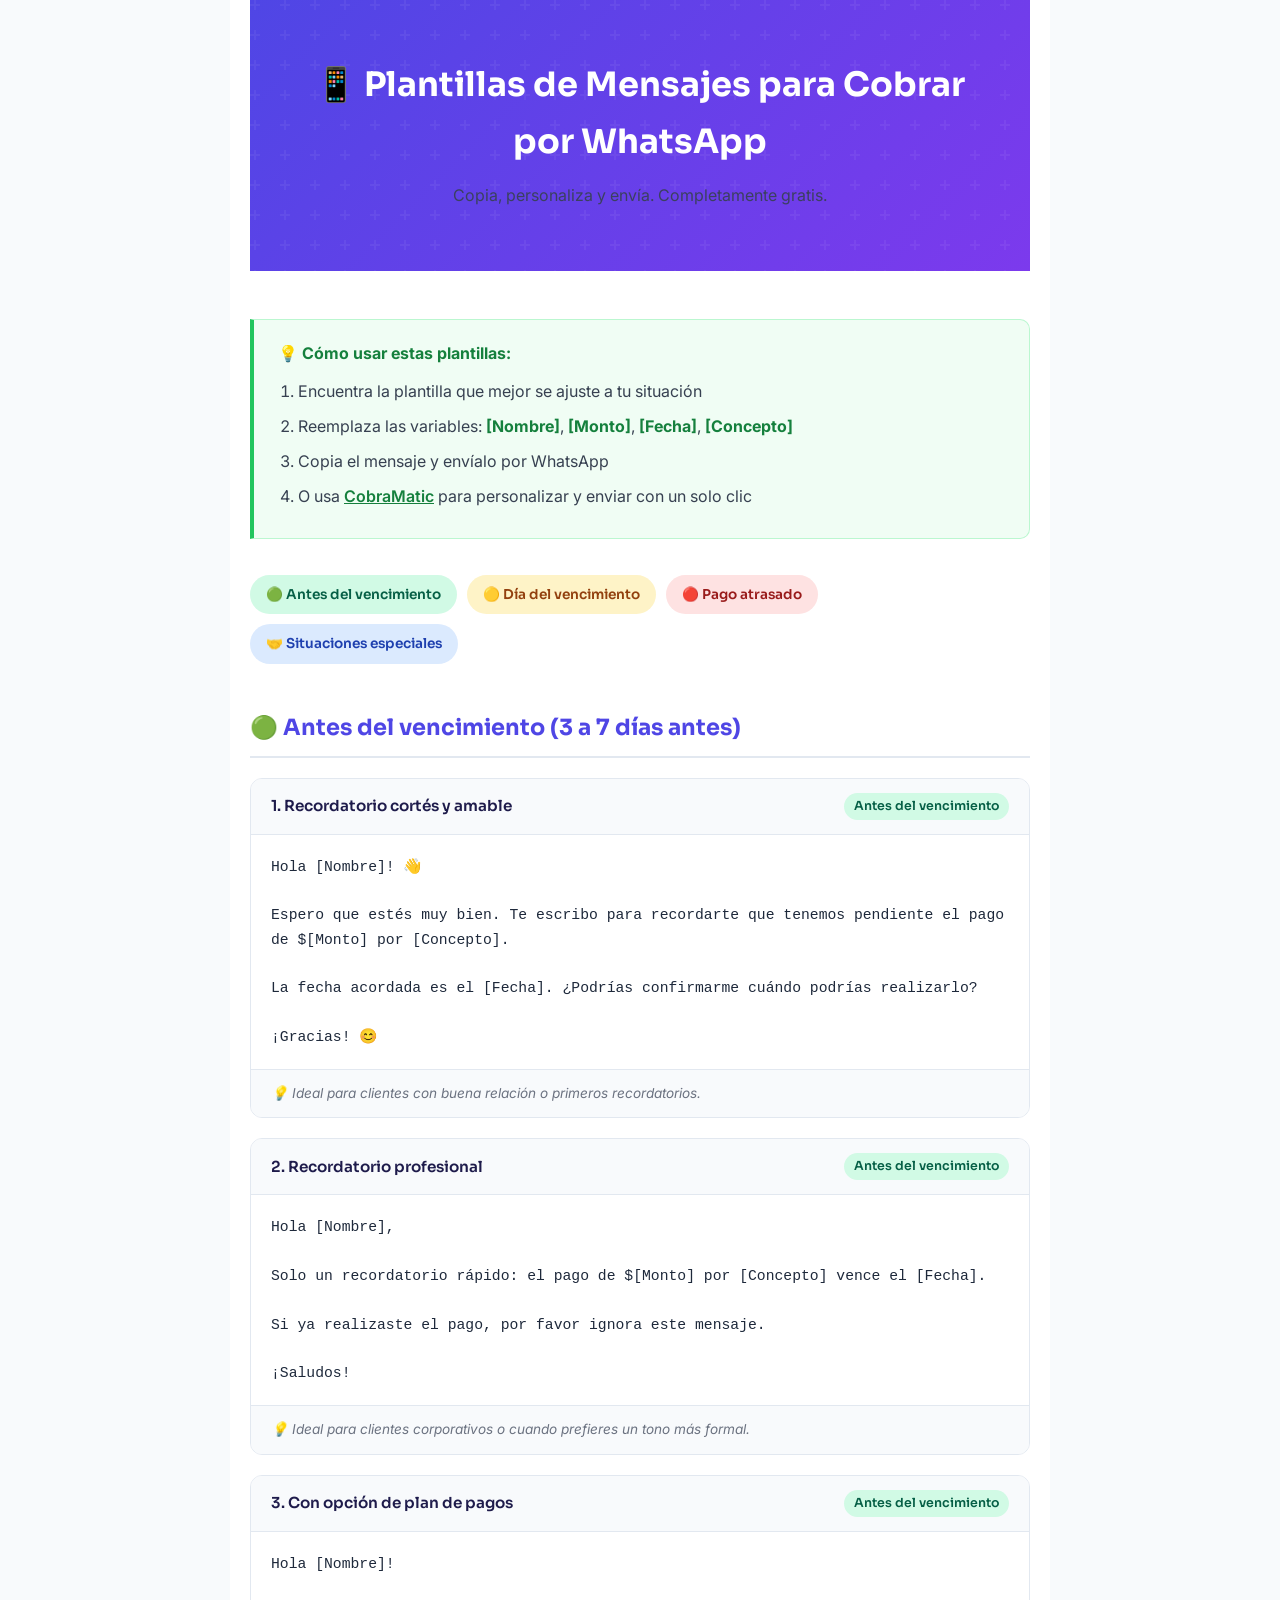
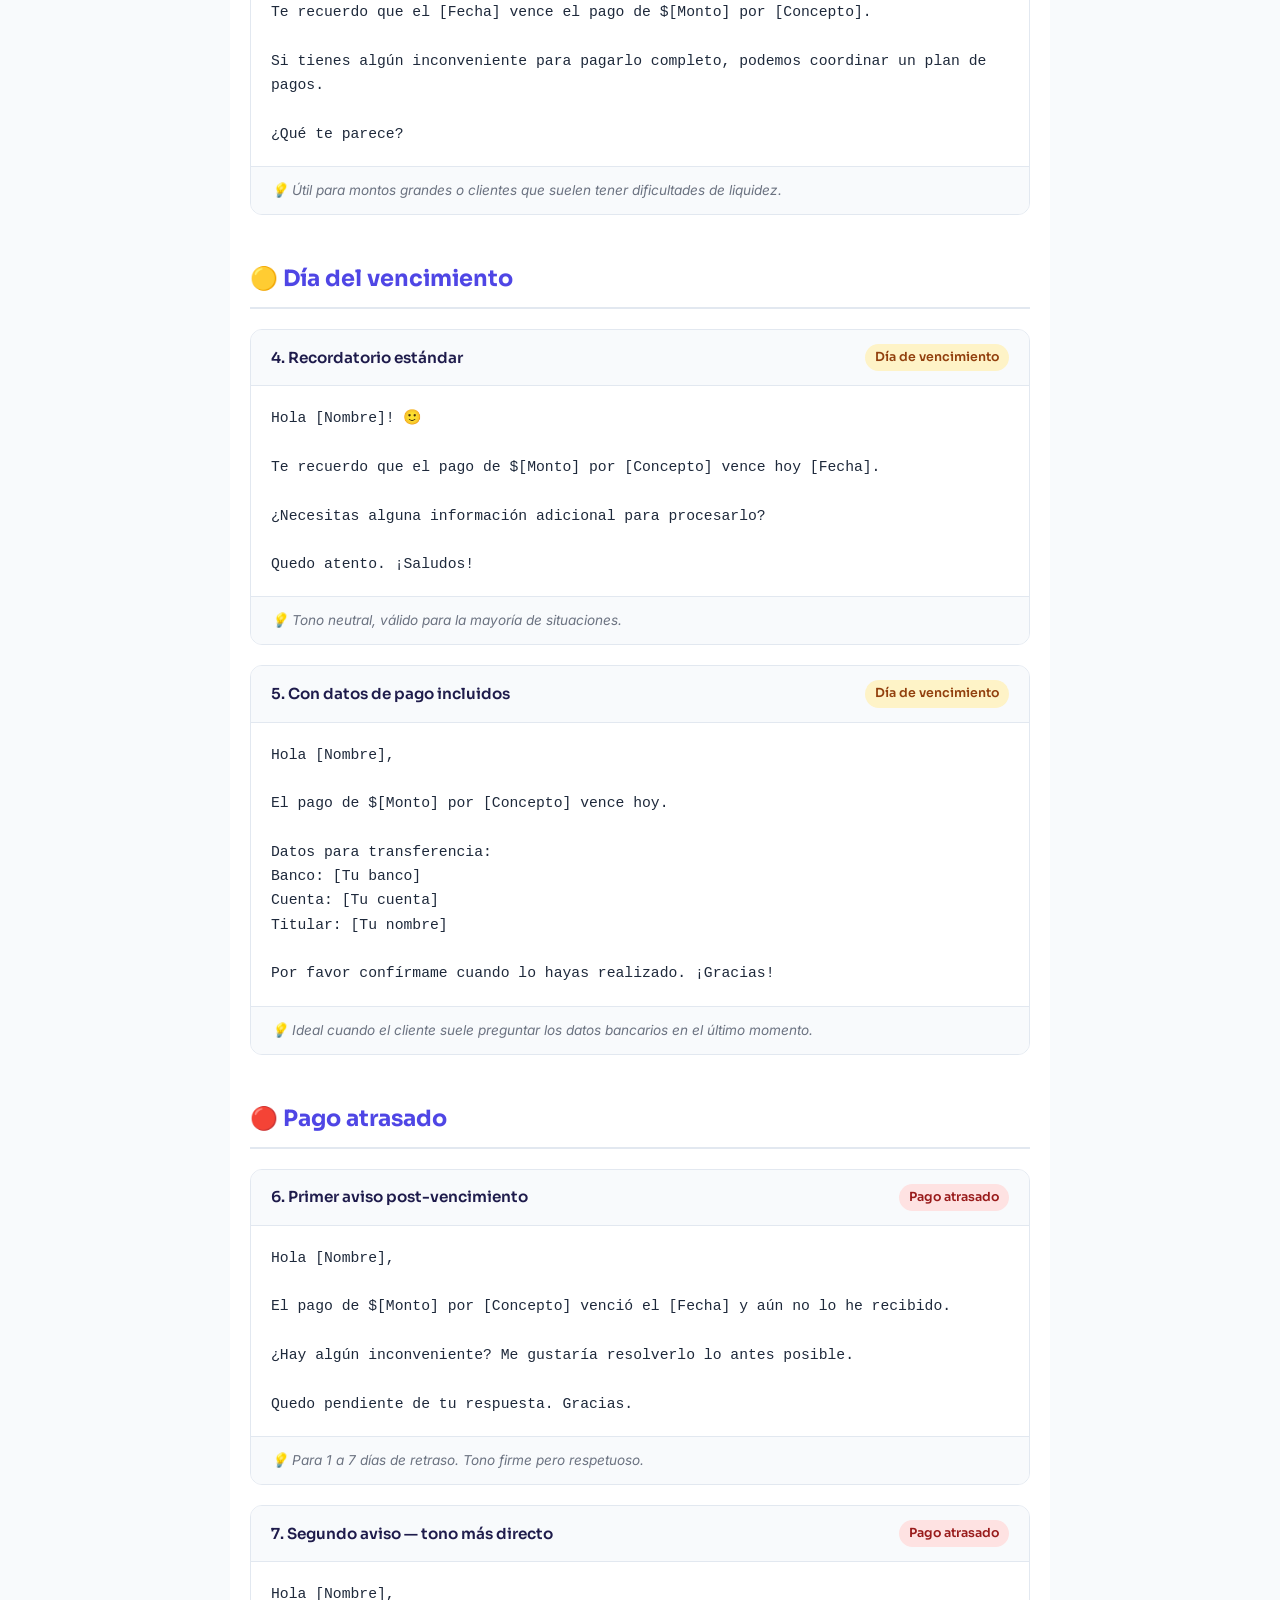
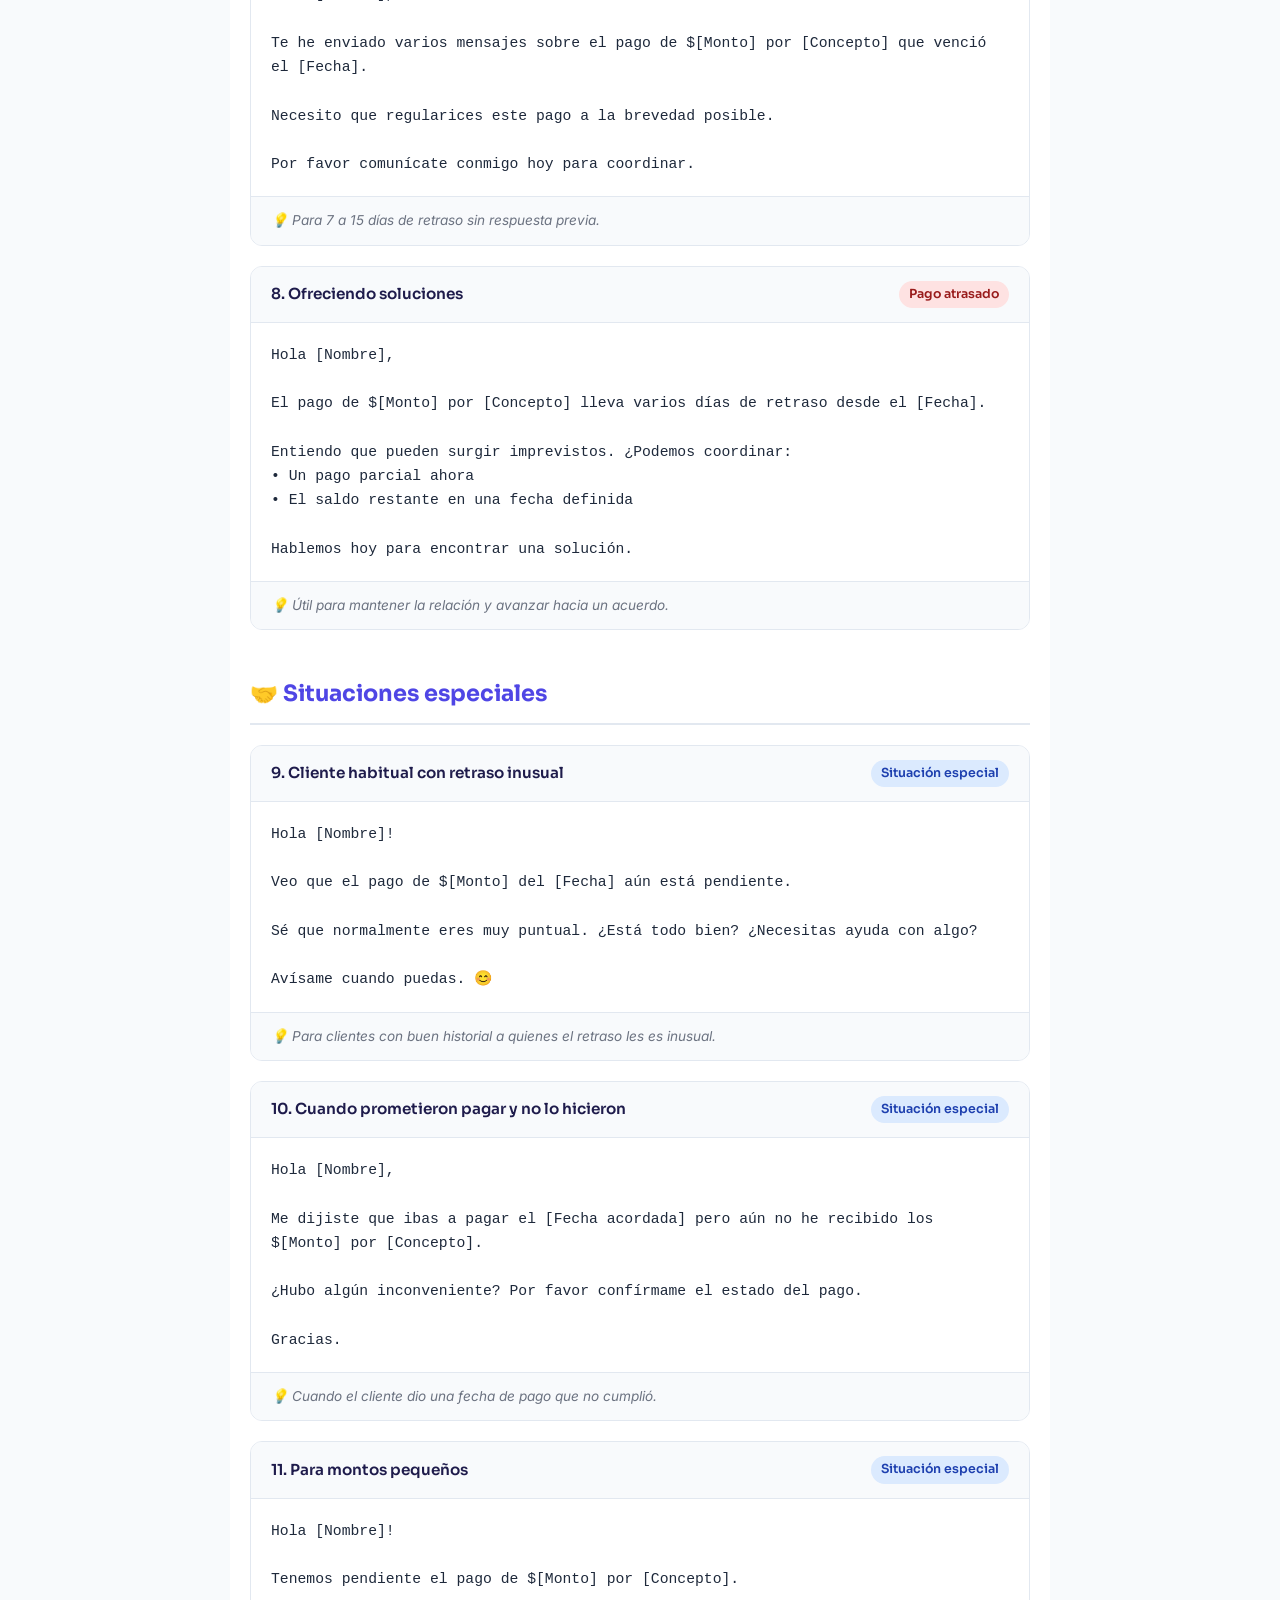
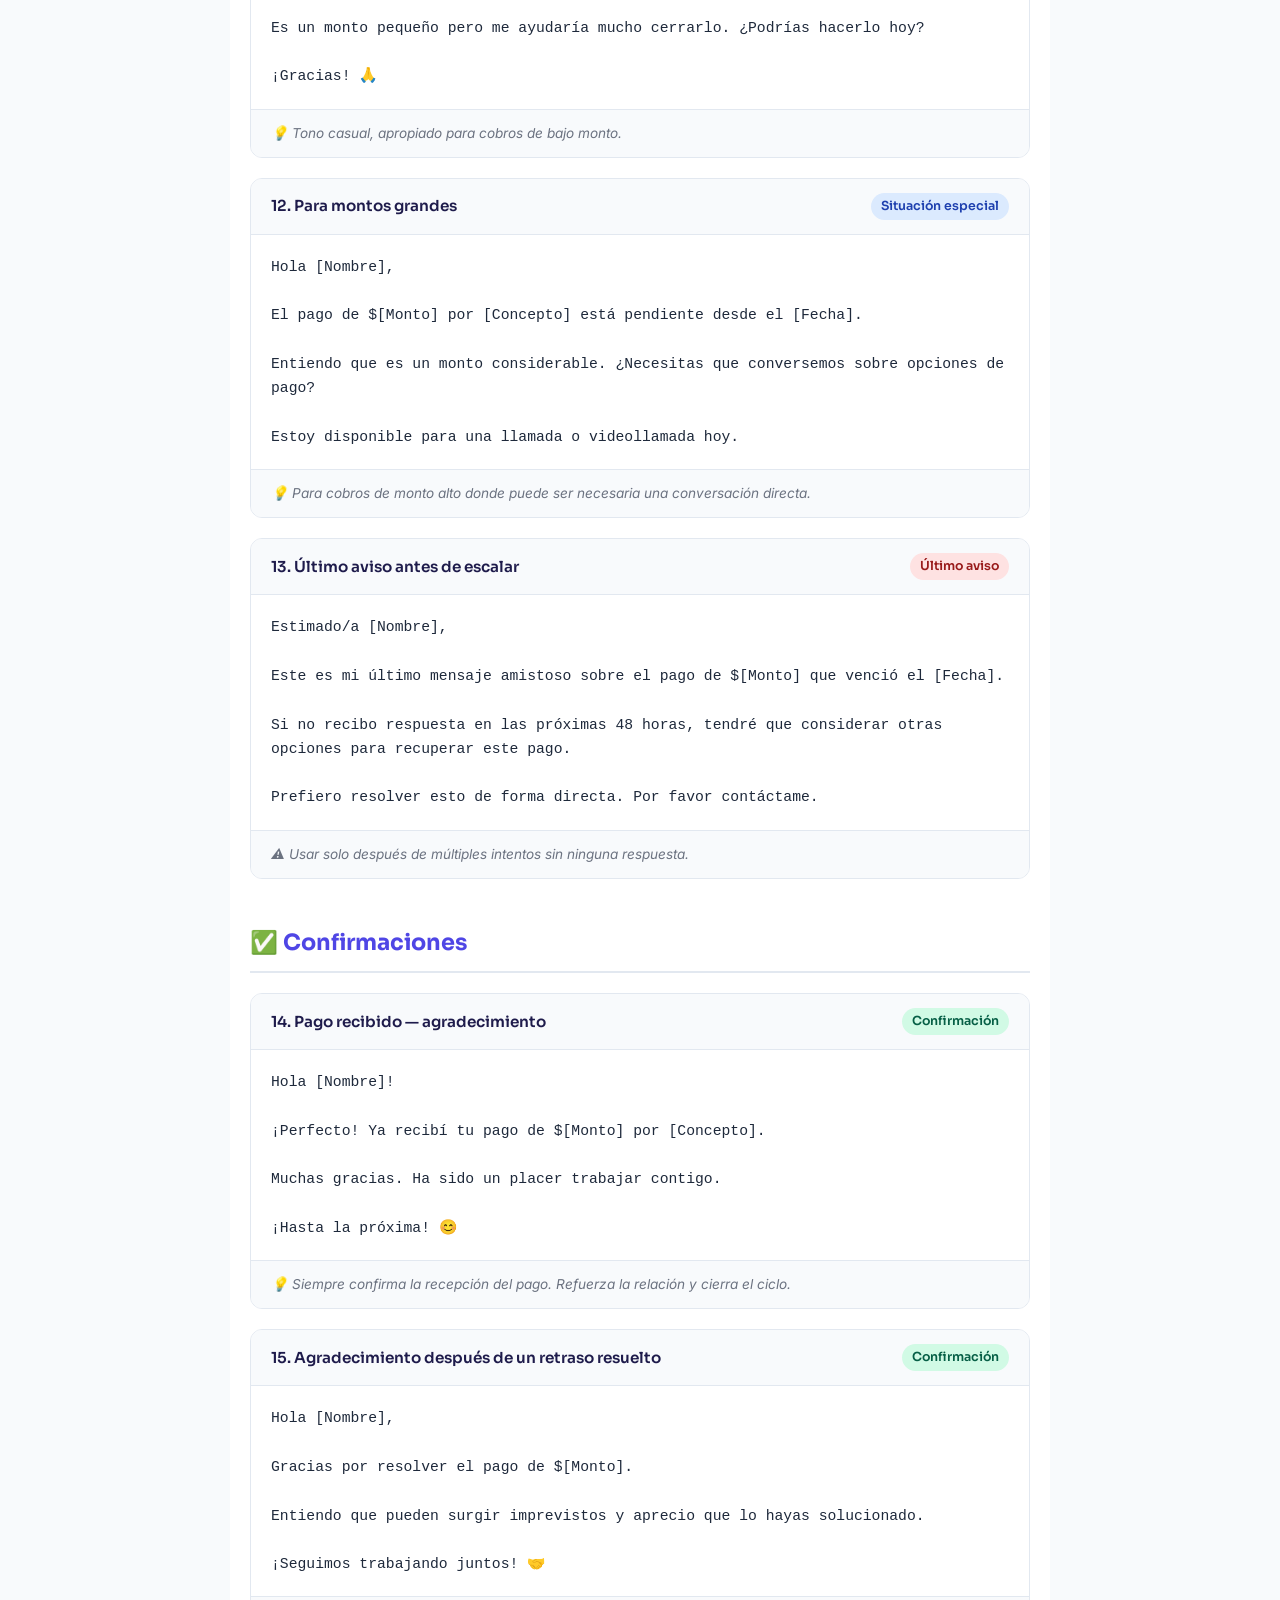
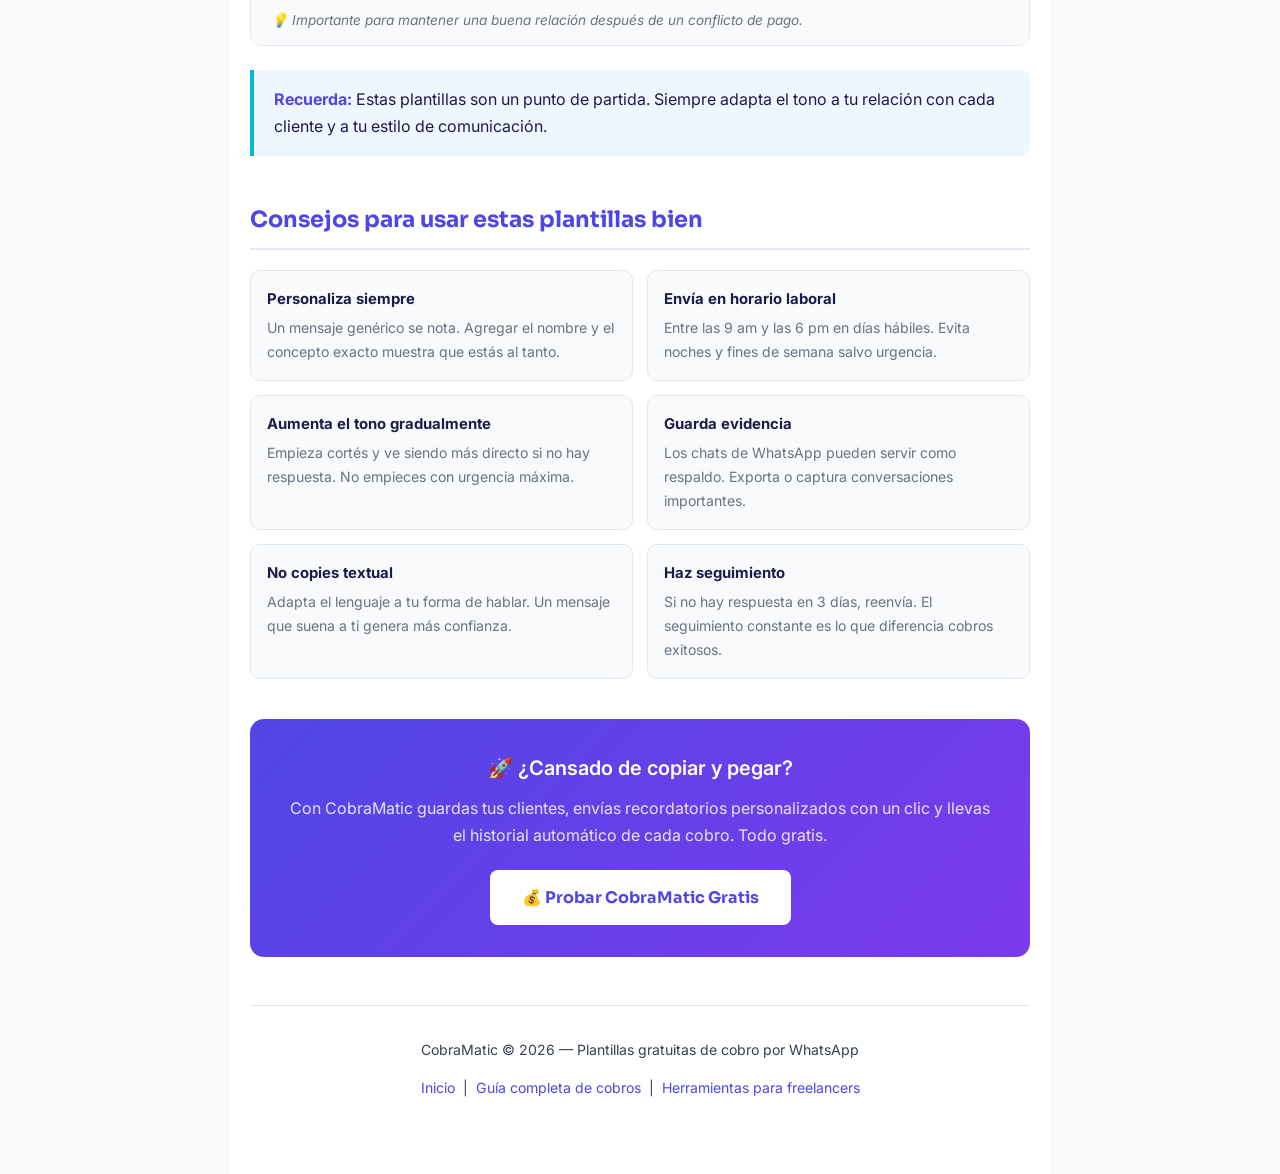
<file: public/plantillas-mensajes-cobro-whatsapp.html>
<!DOCTYPE html>
<html lang="es">
<head>
    <meta charset="UTF-8">
    <meta name="viewport" content="width=device-width, initial-scale=1.0">
    <title>15 Plantillas de Mensajes para Cobrar por WhatsApp (Gratis) | CobraMatic</title>
    <meta name="description" content="Plantillas gratuitas de mensajes para cobrar por WhatsApp. Copia y personaliza estos mensajes profesionales para gestionar tus cobros con facilidad.">
    <meta name="keywords" content="plantillas cobro whatsapp, mensajes cobro whatsapp, ejemplos recordatorios pago, templates cobranza whatsapp">
    <link rel="canonical" href="https://cobramatic-app.vercel.app/plantillas-mensajes-cobro-whatsapp">
    <link href="https://fonts.googleapis.com/css2?family=Sora:wght@400;600;700&family=Inter:wght@400;500&display=swap" rel="stylesheet">
    <style>
        *, *::before, *::after { margin: 0; padding: 0; box-sizing: border-box; }
        :root {
            --primary: #4f46e5;
            --accent: #06b6d4;
            --text: #1e1b4b;
            --muted: #6b7280;
            --bg: #f8fafc;
            --white: #ffffff;
            --border: #e2e8f0;
        }
        body { font-family: 'Inter', sans-serif; line-height: 1.7; color: var(--text); background: var(--bg); }
        .container { max-width: 820px; margin: 0 auto; padding: 0 20px 60px; background: var(--white); }
        header {
            background: linear-gradient(135deg, var(--primary) 0%, #7c3aed 100%);
            color: white; padding: 56px 32px 48px; text-align: center; margin-bottom: 48px;
            position: relative; overflow: hidden;
        }
        header::before {
            content: ''; position: absolute; inset: 0;
            background: url("data:image/svg+xml,%3Csvg width='60' height='60' viewBox='0 0 60 60' xmlns='http://www.w3.org/2000/svg'%3E%3Cg fill='none' fill-rule='evenodd'%3E%3Cg fill='%23ffffff' fill-opacity='0.05'%3E%3Cpath d='M36 34v-4h-2v4h-4v2h4v4h2v-4h4v-2h-4zm0-30V0h-2v4h-4v2h4v4h2V6h4V4h-4zM6 34v-4H4v4H0v2h4v4h2v-4h4v-2H6zM6 4V0H4v4H0v2h4v4h2V6h4V4H6z'/%3E%3C/g%3E%3C/g%3E%3C/svg%3E");
        }
        header h1 { font-family: 'Sora', sans-serif; font-size: 2.1em; font-weight: 700; margin-bottom: 12px; position: relative; }
        header p { opacity: 0.9; position: relative; }
        h2 { font-family: 'Sora', sans-serif; color: var(--primary); margin: 44px 0 16px; font-size: 1.4em; font-weight: 700; padding-bottom: 10px; border-bottom: 2px solid var(--border); }
        h3 { color: var(--text); margin: 20px 0 8px; font-size: 1.05em; font-weight: 600; }
        p { margin-bottom: 14px; color: #374151; }
        ul, ol { margin: 12px 0 16px 24px; }
        li { margin: 8px 0; color: #374151; }
        .como-usar {
            background: #f0fdf4;
            border: 1px solid #bbf7d0;
            border-left: 4px solid #22c55e;
            padding: 20px 24px;
            border-radius: 0 10px 10px 0;
            margin: 0 0 36px;
        }
        .como-usar strong { color: #15803d; }
        .como-usar ol { margin: 10px 0 0 20px; }
        .categorias { display: flex; gap: 10px; flex-wrap: wrap; margin: 20px 0 32px; }
        .cat-badge {
            padding: 8px 16px; border-radius: 24px; font-size: 0.85em;
            font-weight: 600; font-family: 'Sora', sans-serif; cursor: default;
        }
        .cat-green { background: #d1fae5; color: #065f46; }
        .cat-yellow { background: #fef3c7; color: #92400e; }
        .cat-red { background: #fee2e2; color: #991b1b; }
        .cat-blue { background: #dbeafe; color: #1e40af; }
        .plantilla-card {
            border: 1px solid var(--border);
            border-radius: 12px;
            overflow: hidden;
            margin: 20px 0;
        }
        .plantilla-card-header {
            display: flex;
            align-items: center;
            justify-content: space-between;
            padding: 14px 20px;
            background: #f8fafc;
            border-bottom: 1px solid var(--border);
        }
        .plantilla-titulo { font-weight: 600; font-family: 'Sora', sans-serif; font-size: 0.95em; }
        .badge {
            display: inline-block; padding: 3px 10px; border-radius: 20px;
            font-size: 0.78em; font-weight: 600; font-family: 'Sora', sans-serif;
        }
        .badge-green { background: #d1fae5; color: #065f46; }
        .badge-yellow { background: #fef3c7; color: #92400e; }
        .badge-red { background: #fee2e2; color: #991b1b; }
        .badge-blue { background: #dbeafe; color: #1e40af; }
        .badge-purple { background: #ede9fe; color: #6d28d9; }
        .plantilla-texto {
            padding: 20px;
            font-family: 'Courier New', monospace;
            font-size: 0.92em;
            white-space: pre-line;
            line-height: 1.65;
            color: #1e293b;
            background: white;
        }
        .plantilla-nota {
            padding: 12px 20px;
            background: #f8fafc;
            border-top: 1px solid var(--border);
            font-size: 0.85em;
            color: var(--muted);
            font-style: italic;
        }
        .tip {
            background: #eff6ff;
            border-left: 4px solid var(--accent);
            padding: 16px 20px;
            margin: 24px 0;
            border-radius: 0 8px 8px 0;
        }
        .tip strong { color: var(--primary); }
        .consejos-grid {
            display: grid;
            grid-template-columns: 1fr 1fr;
            gap: 14px;
            margin: 20px 0;
        }
        .consejo-card {
            background: #f8fafc;
            border: 1px solid var(--border);
            border-radius: 10px;
            padding: 16px;
        }
        .consejo-card strong { display: block; margin-bottom: 4px; font-size: 0.93em; }
        .consejo-card p { font-size: 0.88em; color: var(--muted); margin: 0; }
        .cta-block {
            background: linear-gradient(135deg, var(--primary), #7c3aed);
            color: white; padding: 32px; border-radius: 14px; text-align: center; margin: 40px 0;
        }
        .cta-block h3 { color: white; margin-top: 0; font-size: 1.25em; margin-bottom: 10px; }
        .cta-block p { color: rgba(255,255,255,0.85); margin-bottom: 20px; }
        .cta {
            background: white; color: var(--primary); padding: 14px 32px; border-radius: 8px;
            text-decoration: none; display: inline-block; font-weight: 700;
            font-family: 'Sora', sans-serif; font-size: 1em; transition: transform 0.2s;
        }
        .cta:hover { transform: translateY(-2px); }
        footer { text-align: center; color: var(--muted); font-size: 0.88em; border-top: 1px solid var(--border); padding-top: 32px; margin-top: 48px; }
        footer a { color: var(--primary); text-decoration: none; }
        @media (max-width: 600px) {
            header h1 { font-size: 1.6em; }
            .consejos-grid { grid-template-columns: 1fr; }
            .plantilla-card-header { flex-direction: column; align-items: flex-start; gap: 8px; }
        }
    </style>
</head>
<body>
    <div class="container">
        <header>
            <h1>📱 Plantillas de Mensajes para Cobrar por WhatsApp</h1>
            <p>Copia, personaliza y envía. Completamente gratis.</p>
        </header>

        <div class="como-usar">
            <strong>💡 Cómo usar estas plantillas:</strong>
            <ol>
                <li>Encuentra la plantilla que mejor se ajuste a tu situación</li>
                <li>Reemplaza las variables: <strong>[Nombre]</strong>, <strong>[Monto]</strong>, <strong>[Fecha]</strong>, <strong>[Concepto]</strong></li>
                <li>Copia el mensaje y envíalo por WhatsApp</li>
                <li>O usa <a href="https://cobramatic-app.vercel.app" style="color: #15803d; font-weight: 600;">CobraMatic</a> para personalizar y enviar con un solo clic</li>
            </ol>
        </div>

        <div class="categorias">
            <span class="cat-badge cat-green">🟢 Antes del vencimiento</span>
            <span class="cat-badge cat-yellow">🟡 Día del vencimiento</span>
            <span class="cat-badge cat-red">🔴 Pago atrasado</span>
            <span class="cat-badge cat-blue">🤝 Situaciones especiales</span>
        </div>

        <h2>🟢 Antes del vencimiento (3 a 7 días antes)</h2>

        <div class="plantilla-card">
            <div class="plantilla-card-header">
                <span class="plantilla-titulo">1. Recordatorio cortés y amable</span>
                <span class="badge badge-green">Antes del vencimiento</span>
            </div>
            <div class="plantilla-texto">Hola [Nombre]! 👋

Espero que estés muy bien. Te escribo para recordarte que tenemos pendiente el pago de $[Monto] por [Concepto].

La fecha acordada es el [Fecha]. ¿Podrías confirmarme cuándo podrías realizarlo?

¡Gracias! 😊</div>
            <div class="plantilla-nota">💡 Ideal para clientes con buena relación o primeros recordatorios.</div>
        </div>

        <div class="plantilla-card">
            <div class="plantilla-card-header">
                <span class="plantilla-titulo">2. Recordatorio profesional</span>
                <span class="badge badge-green">Antes del vencimiento</span>
            </div>
            <div class="plantilla-texto">Hola [Nombre],

Solo un recordatorio rápido: el pago de $[Monto] por [Concepto] vence el [Fecha].

Si ya realizaste el pago, por favor ignora este mensaje.

¡Saludos!</div>
            <div class="plantilla-nota">💡 Ideal para clientes corporativos o cuando prefieres un tono más formal.</div>
        </div>

        <div class="plantilla-card">
            <div class="plantilla-card-header">
                <span class="plantilla-titulo">3. Con opción de plan de pagos</span>
                <span class="badge badge-green">Antes del vencimiento</span>
            </div>
            <div class="plantilla-texto">Hola [Nombre]!

Te recuerdo que el [Fecha] vence el pago de $[Monto] por [Concepto].

Si tienes algún inconveniente para pagarlo completo, podemos coordinar un plan de pagos.

¿Qué te parece?</div>
            <div class="plantilla-nota">💡 Útil para montos grandes o clientes que suelen tener dificultades de liquidez.</div>
        </div>

        <h2>🟡 Día del vencimiento</h2>

        <div class="plantilla-card">
            <div class="plantilla-card-header">
                <span class="plantilla-titulo">4. Recordatorio estándar</span>
                <span class="badge badge-yellow">Día de vencimiento</span>
            </div>
            <div class="plantilla-texto">Hola [Nombre]! 🙂

Te recuerdo que el pago de $[Monto] por [Concepto] vence hoy [Fecha].

¿Necesitas alguna información adicional para procesarlo?

Quedo atento. ¡Saludos!</div>
            <div class="plantilla-nota">💡 Tono neutral, válido para la mayoría de situaciones.</div>
        </div>

        <div class="plantilla-card">
            <div class="plantilla-card-header">
                <span class="plantilla-titulo">5. Con datos de pago incluidos</span>
                <span class="badge badge-yellow">Día de vencimiento</span>
            </div>
            <div class="plantilla-texto">Hola [Nombre],

El pago de $[Monto] por [Concepto] vence hoy.

Datos para transferencia:
Banco: [Tu banco]
Cuenta: [Tu cuenta]
Titular: [Tu nombre]

Por favor confírmame cuando lo hayas realizado. ¡Gracias!</div>
            <div class="plantilla-nota">💡 Ideal cuando el cliente suele preguntar los datos bancarios en el último momento.</div>
        </div>

        <h2>🔴 Pago atrasado</h2>

        <div class="plantilla-card">
            <div class="plantilla-card-header">
                <span class="plantilla-titulo">6. Primer aviso post-vencimiento</span>
                <span class="badge badge-red">Pago atrasado</span>
            </div>
            <div class="plantilla-texto">Hola [Nombre],

El pago de $[Monto] por [Concepto] venció el [Fecha] y aún no lo he recibido.

¿Hay algún inconveniente? Me gustaría resolverlo lo antes posible.

Quedo pendiente de tu respuesta. Gracias.</div>
            <div class="plantilla-nota">💡 Para 1 a 7 días de retraso. Tono firme pero respetuoso.</div>
        </div>

        <div class="plantilla-card">
            <div class="plantilla-card-header">
                <span class="plantilla-titulo">7. Segundo aviso — tono más directo</span>
                <span class="badge badge-red">Pago atrasado</span>
            </div>
            <div class="plantilla-texto">Hola [Nombre],

Te he enviado varios mensajes sobre el pago de $[Monto] por [Concepto] que venció el [Fecha].

Necesito que regularices este pago a la brevedad posible.

Por favor comunícate conmigo hoy para coordinar.</div>
            <div class="plantilla-nota">💡 Para 7 a 15 días de retraso sin respuesta previa.</div>
        </div>

        <div class="plantilla-card">
            <div class="plantilla-card-header">
                <span class="plantilla-titulo">8. Ofreciendo soluciones</span>
                <span class="badge badge-red">Pago atrasado</span>
            </div>
            <div class="plantilla-texto">Hola [Nombre],

El pago de $[Monto] por [Concepto] lleva varios días de retraso desde el [Fecha].

Entiendo que pueden surgir imprevistos. ¿Podemos coordinar:
• Un pago parcial ahora
• El saldo restante en una fecha definida

Hablemos hoy para encontrar una solución.</div>
            <div class="plantilla-nota">💡 Útil para mantener la relación y avanzar hacia un acuerdo.</div>
        </div>

        <h2>🤝 Situaciones especiales</h2>

        <div class="plantilla-card">
            <div class="plantilla-card-header">
                <span class="plantilla-titulo">9. Cliente habitual con retraso inusual</span>
                <span class="badge badge-blue">Situación especial</span>
            </div>
            <div class="plantilla-texto">Hola [Nombre]!

Veo que el pago de $[Monto] del [Fecha] aún está pendiente.

Sé que normalmente eres muy puntual. ¿Está todo bien? ¿Necesitas ayuda con algo?

Avísame cuando puedas. 😊</div>
            <div class="plantilla-nota">💡 Para clientes con buen historial a quienes el retraso les es inusual.</div>
        </div>

        <div class="plantilla-card">
            <div class="plantilla-card-header">
                <span class="plantilla-titulo">10. Cuando prometieron pagar y no lo hicieron</span>
                <span class="badge badge-blue">Situación especial</span>
            </div>
            <div class="plantilla-texto">Hola [Nombre],

Me dijiste que ibas a pagar el [Fecha acordada] pero aún no he recibido los $[Monto] por [Concepto].

¿Hubo algún inconveniente? Por favor confírmame el estado del pago.

Gracias.</div>
            <div class="plantilla-nota">💡 Cuando el cliente dio una fecha de pago que no cumplió.</div>
        </div>

        <div class="plantilla-card">
            <div class="plantilla-card-header">
                <span class="plantilla-titulo">11. Para montos pequeños</span>
                <span class="badge badge-blue">Situación especial</span>
            </div>
            <div class="plantilla-texto">Hola [Nombre]!

Tenemos pendiente el pago de $[Monto] por [Concepto].

Es un monto pequeño pero me ayudaría mucho cerrarlo. ¿Podrías hacerlo hoy?

¡Gracias! 🙏</div>
            <div class="plantilla-nota">💡 Tono casual, apropiado para cobros de bajo monto.</div>
        </div>

        <div class="plantilla-card">
            <div class="plantilla-card-header">
                <span class="plantilla-titulo">12. Para montos grandes</span>
                <span class="badge badge-blue">Situación especial</span>
            </div>
            <div class="plantilla-texto">Hola [Nombre],

El pago de $[Monto] por [Concepto] está pendiente desde el [Fecha].

Entiendo que es un monto considerable. ¿Necesitas que conversemos sobre opciones de pago?

Estoy disponible para una llamada o videollamada hoy.</div>
            <div class="plantilla-nota">💡 Para cobros de monto alto donde puede ser necesaria una conversación directa.</div>
        </div>

        <div class="plantilla-card">
            <div class="plantilla-card-header">
                <span class="plantilla-titulo">13. Último aviso antes de escalar</span>
                <span class="badge badge-red">Último aviso</span>
            </div>
            <div class="plantilla-texto">Estimado/a [Nombre],

Este es mi último mensaje amistoso sobre el pago de $[Monto] que venció el [Fecha].

Si no recibo respuesta en las próximas 48 horas, tendré que considerar otras opciones para recuperar este pago.

Prefiero resolver esto de forma directa. Por favor contáctame.</div>
            <div class="plantilla-nota">⚠️ Usar solo después de múltiples intentos sin ninguna respuesta.</div>
        </div>

        <h2>✅ Confirmaciones</h2>

        <div class="plantilla-card">
            <div class="plantilla-card-header">
                <span class="plantilla-titulo">14. Pago recibido — agradecimiento</span>
                <span class="badge badge-green">Confirmación</span>
            </div>
            <div class="plantilla-texto">Hola [Nombre]!

¡Perfecto! Ya recibí tu pago de $[Monto] por [Concepto].

Muchas gracias. Ha sido un placer trabajar contigo.

¡Hasta la próxima! 😊</div>
            <div class="plantilla-nota">💡 Siempre confirma la recepción del pago. Refuerza la relación y cierra el ciclo.</div>
        </div>

        <div class="plantilla-card">
            <div class="plantilla-card-header">
                <span class="plantilla-titulo">15. Agradecimiento después de un retraso resuelto</span>
                <span class="badge badge-green">Confirmación</span>
            </div>
            <div class="plantilla-texto">Hola [Nombre],

Gracias por resolver el pago de $[Monto].

Entiendo que pueden surgir imprevistos y aprecio que lo hayas solucionado.

¡Seguimos trabajando juntos! 🤝</div>
            <div class="plantilla-nota">💡 Importante para mantener una buena relación después de un conflicto de pago.</div>
        </div>

        <div class="tip">
            <strong>Recuerda:</strong> Estas plantillas son un punto de partida. Siempre adapta el tono a tu relación con cada cliente y a tu estilo de comunicación.
        </div>

        <h2>Consejos para usar estas plantillas bien</h2>

        <div class="consejos-grid">
            <div class="consejo-card">
                <strong>Personaliza siempre</strong>
                <p>Un mensaje genérico se nota. Agregar el nombre y el concepto exacto muestra que estás al tanto.</p>
            </div>
            <div class="consejo-card">
                <strong>Envía en horario laboral</strong>
                <p>Entre las 9 am y las 6 pm en días hábiles. Evita noches y fines de semana salvo urgencia.</p>
            </div>
            <div class="consejo-card">
                <strong>Aumenta el tono gradualmente</strong>
                <p>Empieza cortés y ve siendo más directo si no hay respuesta. No empieces con urgencia máxima.</p>
            </div>
            <div class="consejo-card">
                <strong>Guarda evidencia</strong>
                <p>Los chats de WhatsApp pueden servir como respaldo. Exporta o captura conversaciones importantes.</p>
            </div>
            <div class="consejo-card">
                <strong>No copies textual</strong>
                <p>Adapta el lenguaje a tu forma de hablar. Un mensaje que suena a ti genera más confianza.</p>
            </div>
            <div class="consejo-card">
                <strong>Haz seguimiento</strong>
                <p>Si no hay respuesta en 3 días, reenvía. El seguimiento constante es lo que diferencia cobros exitosos.</p>
            </div>
        </div>

        <div class="cta-block">
            <h3>🚀 ¿Cansado de copiar y pegar?</h3>
            <p>Con CobraMatic guardas tus clientes, envías recordatorios personalizados con un clic y llevas el historial automático de cada cobro. Todo gratis.</p>
            <a href="https://cobramatic-app.vercel.app" class="cta">💰 Probar CobraMatic Gratis</a>
        </div>

        <footer>
            <p>CobraMatic © 2026 — Plantillas gratuitas de cobro por WhatsApp</p>
            <p style="margin-top: 8px;">
                <a href="https://cobramatic-app.vercel.app">Inicio</a> &nbsp;|&nbsp;
                <a href="/como-cobrar-clientes-whatsapp">Guía completa de cobros</a> &nbsp;|&nbsp;
                <a href="/herramientas-freelancers">Herramientas para freelancers</a>
            </p>
        </footer>
    </div>
</body>
</html>
</file>
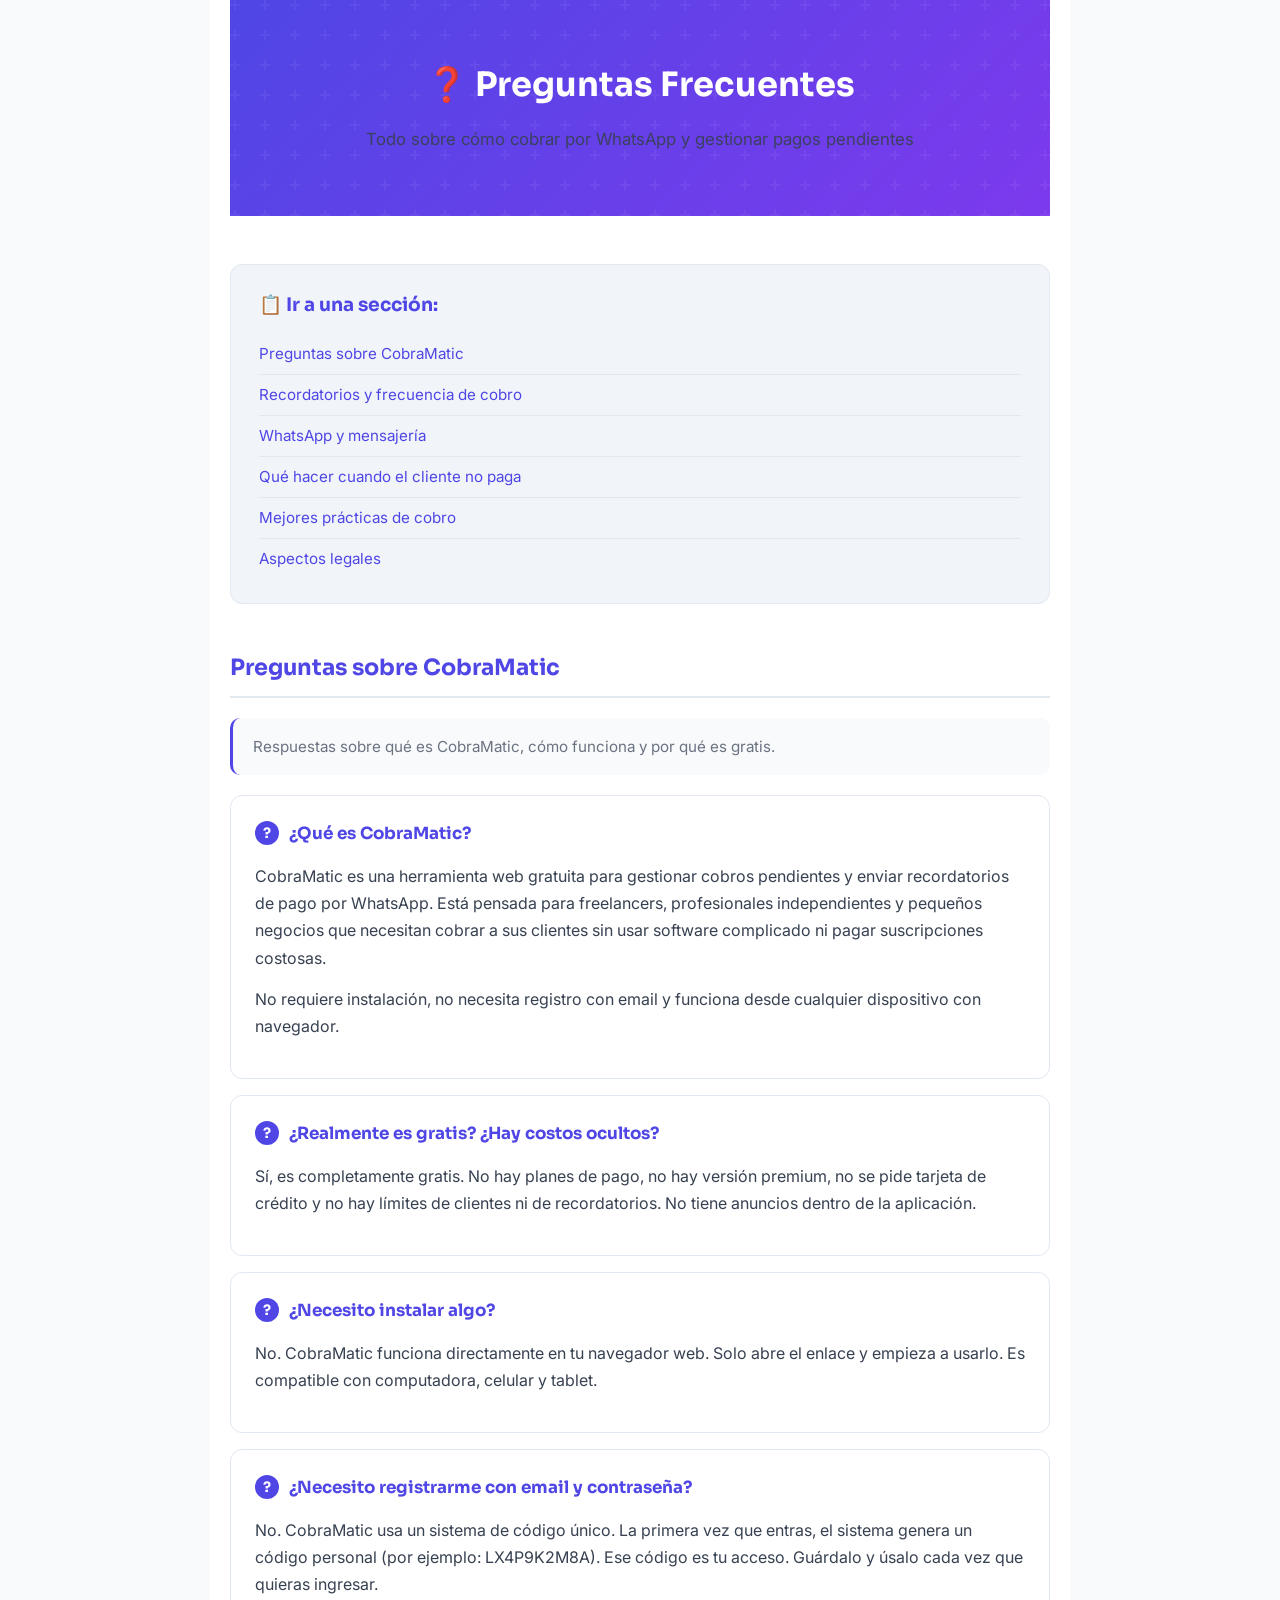
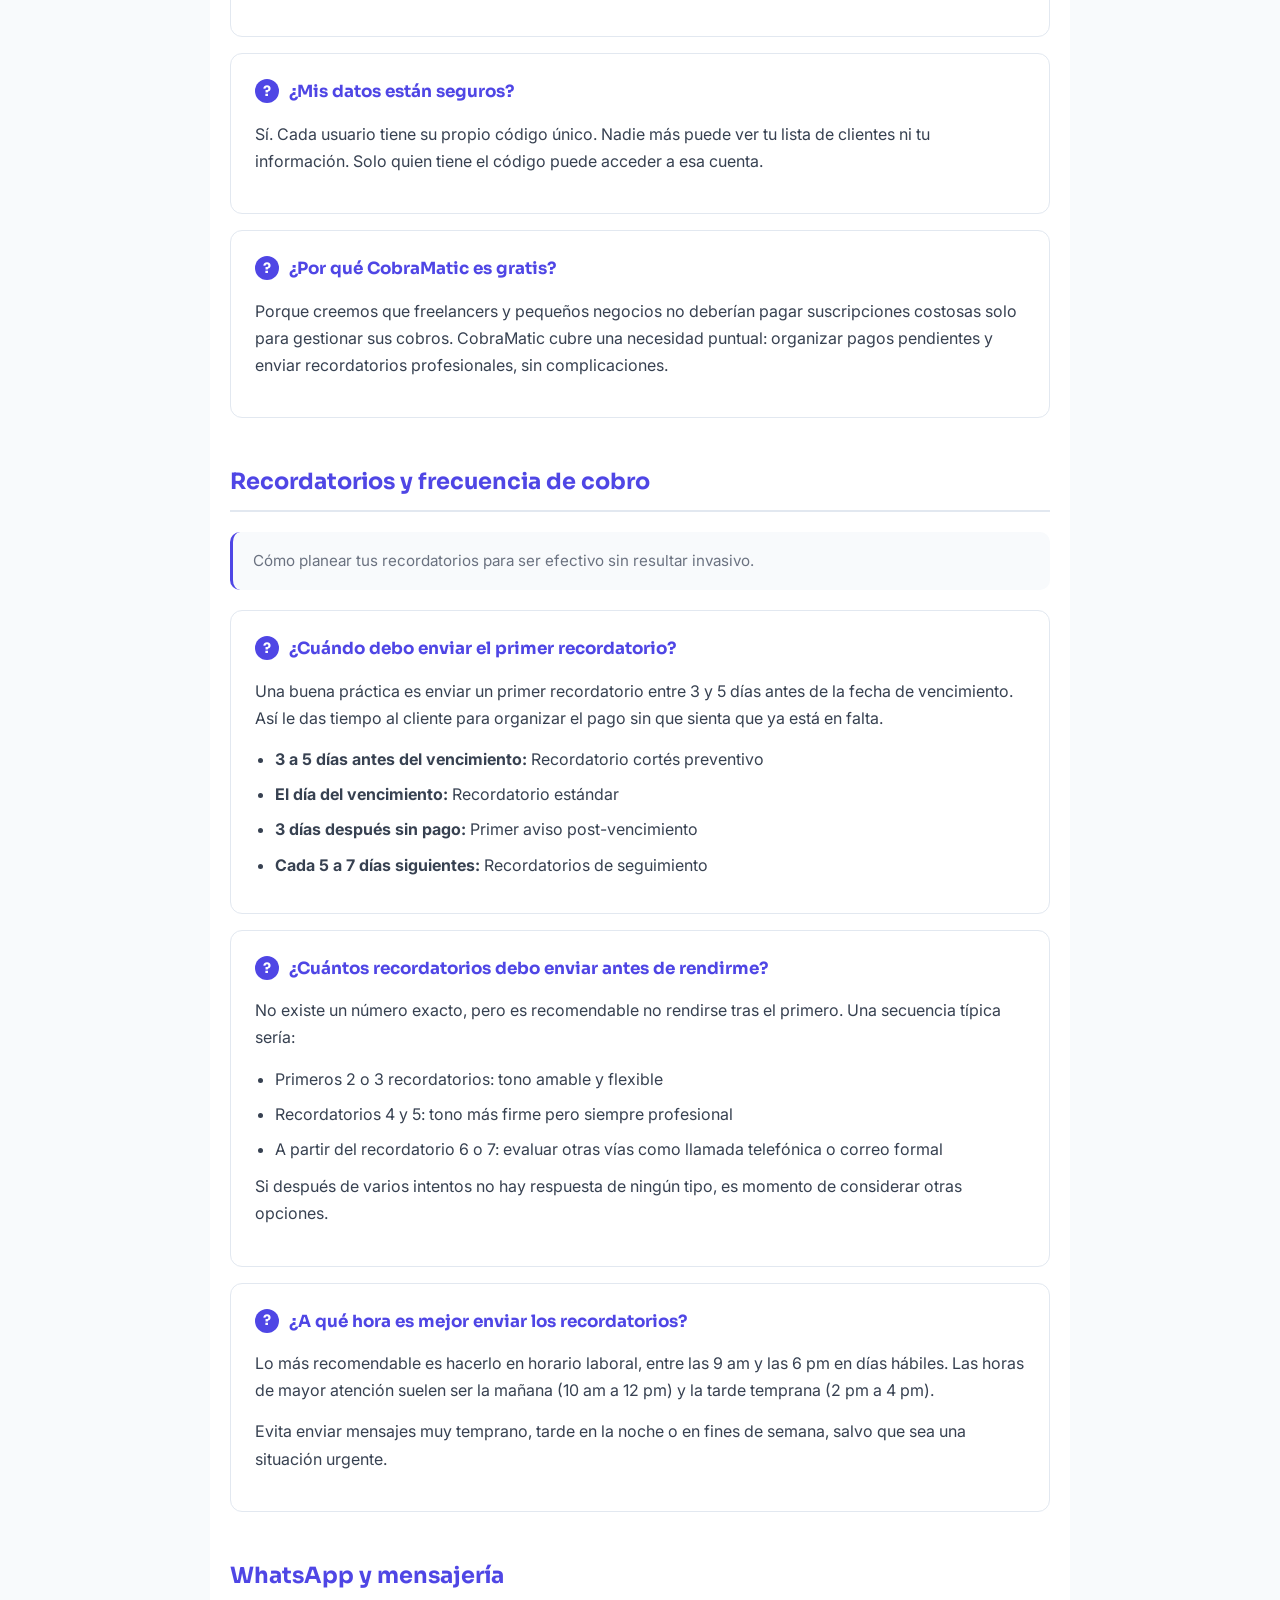
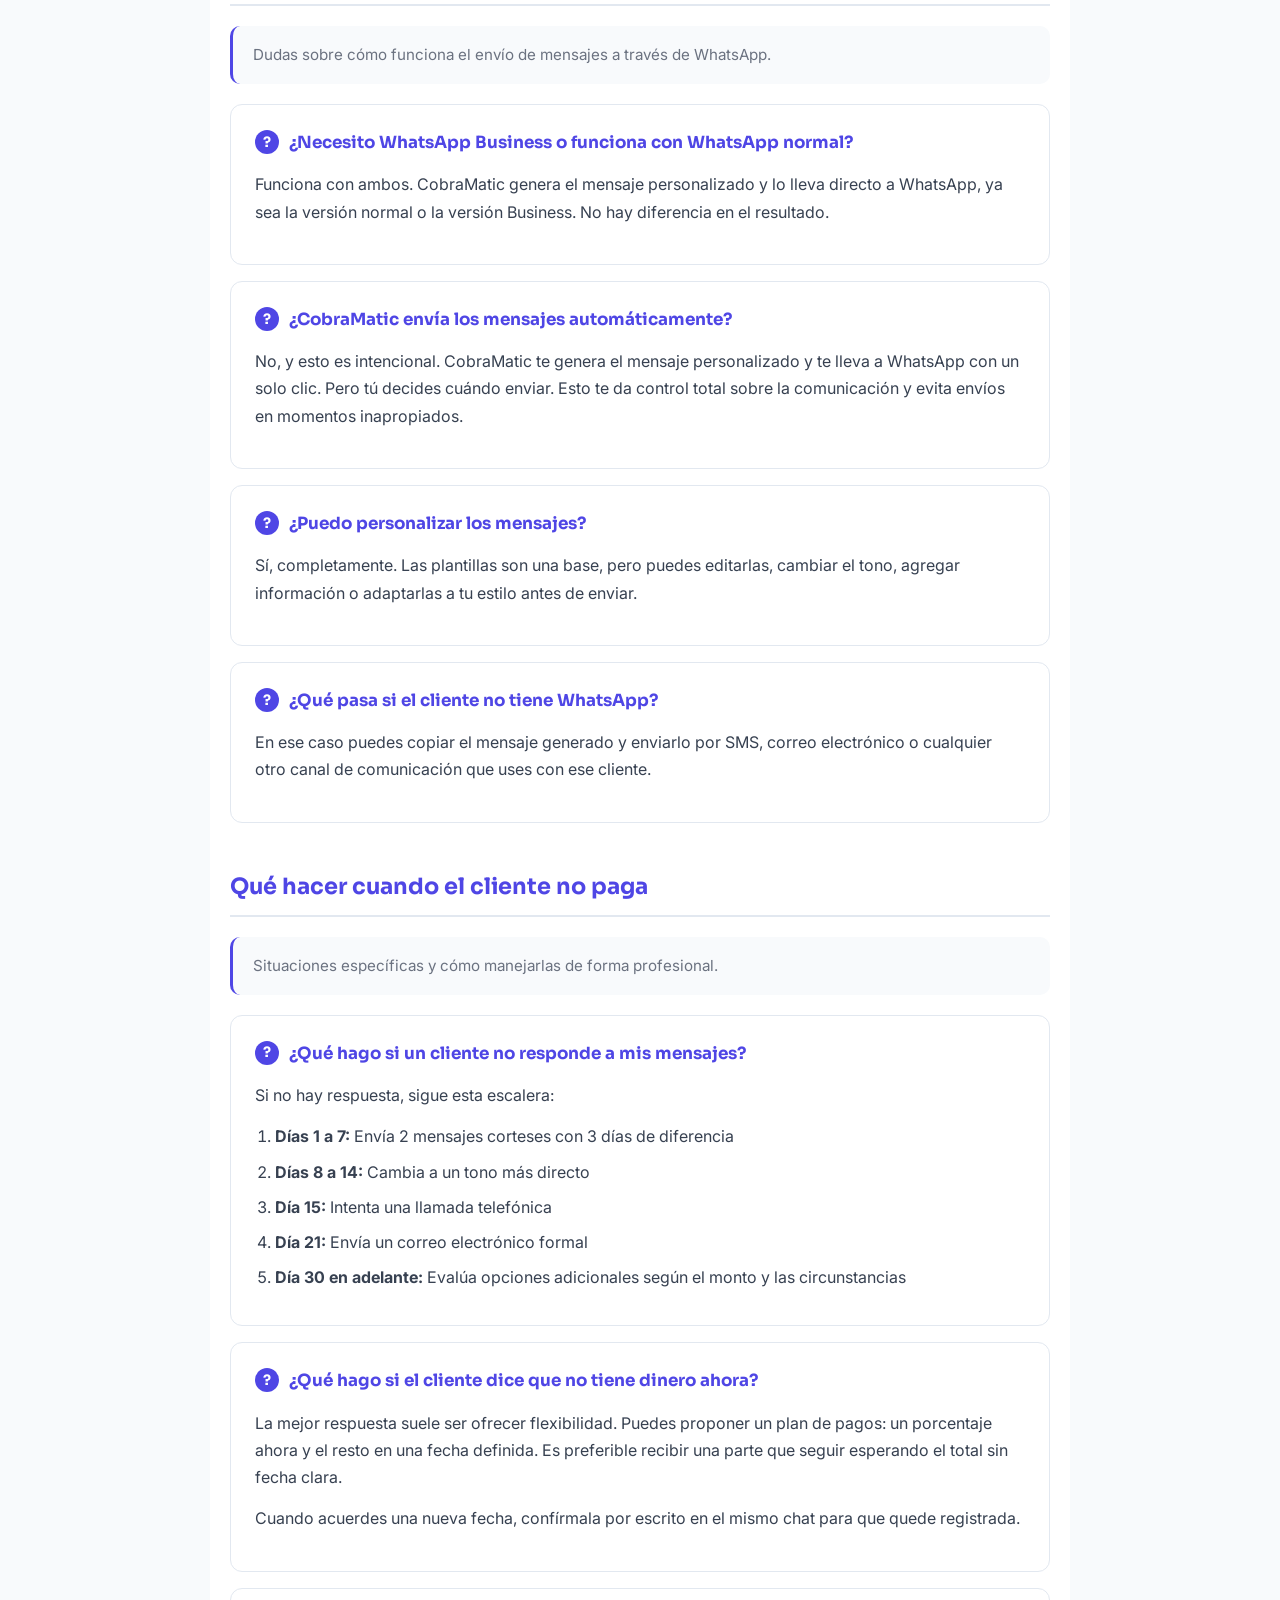
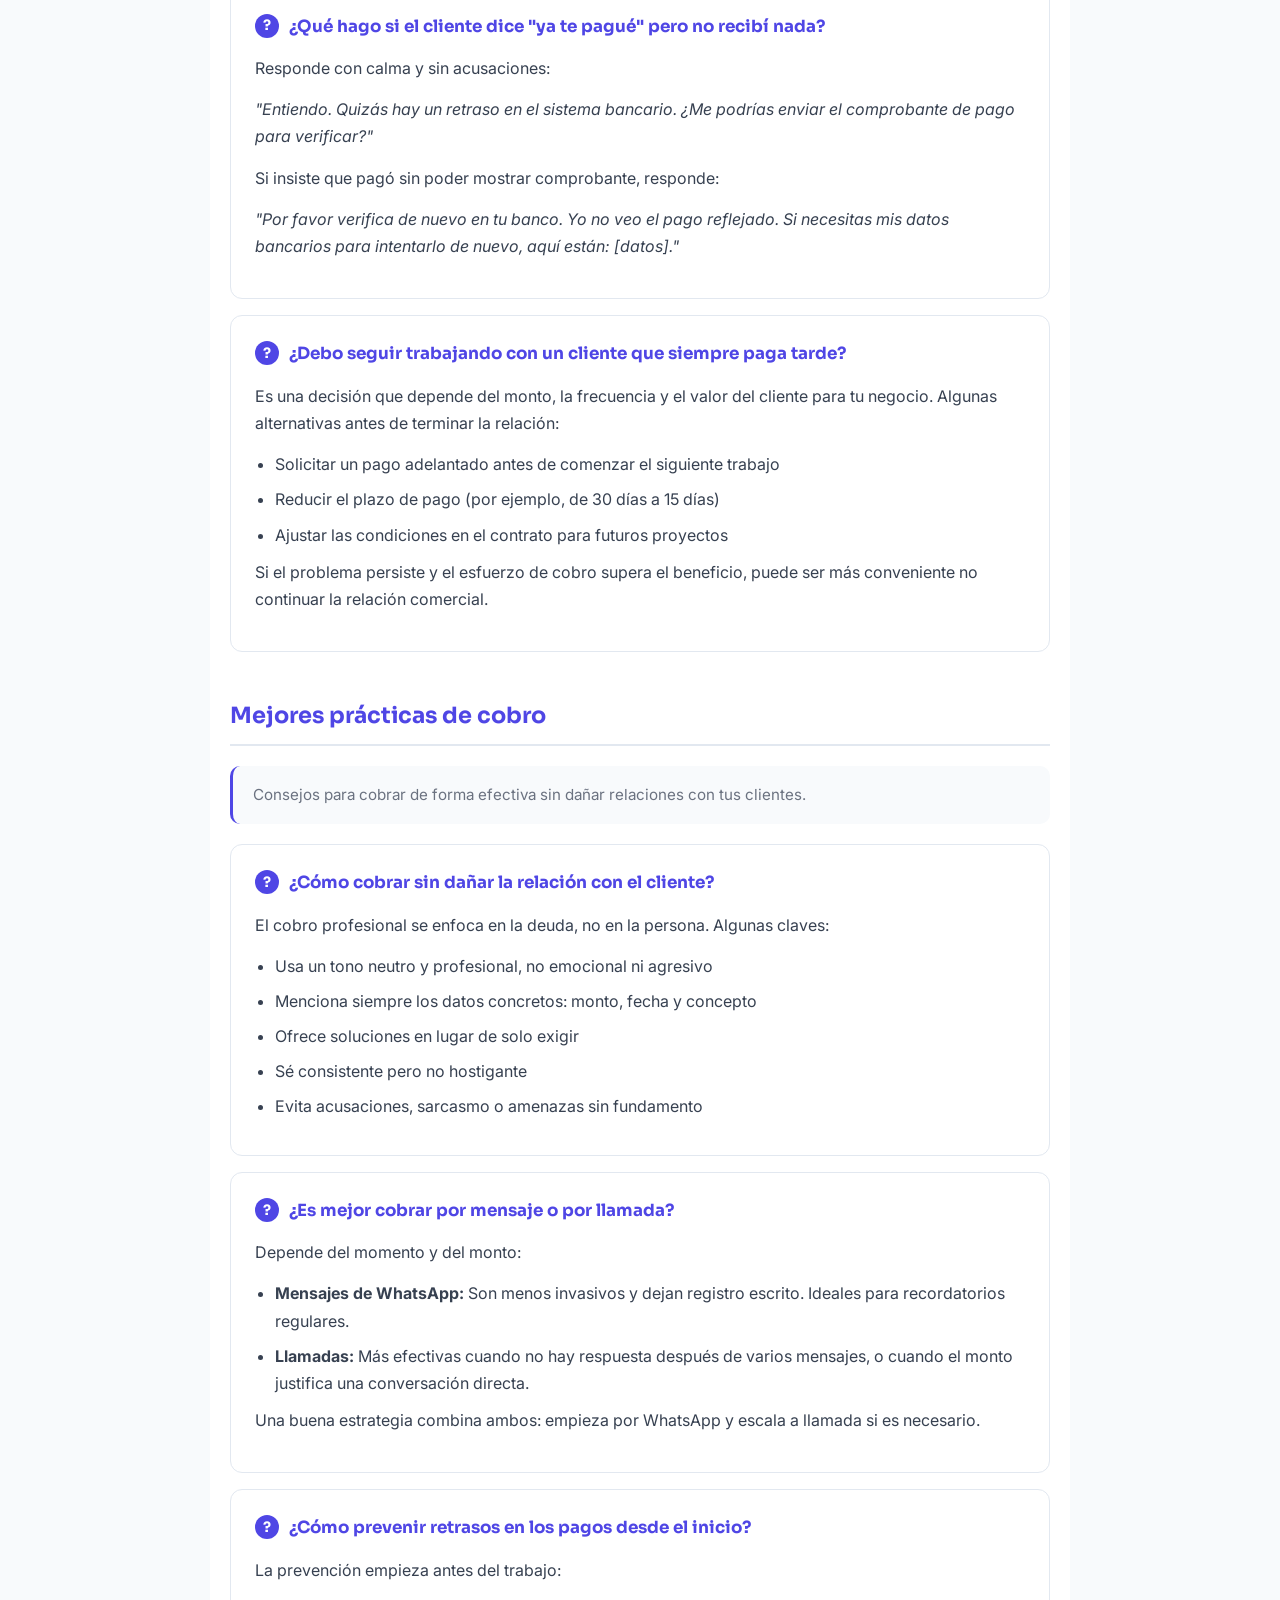
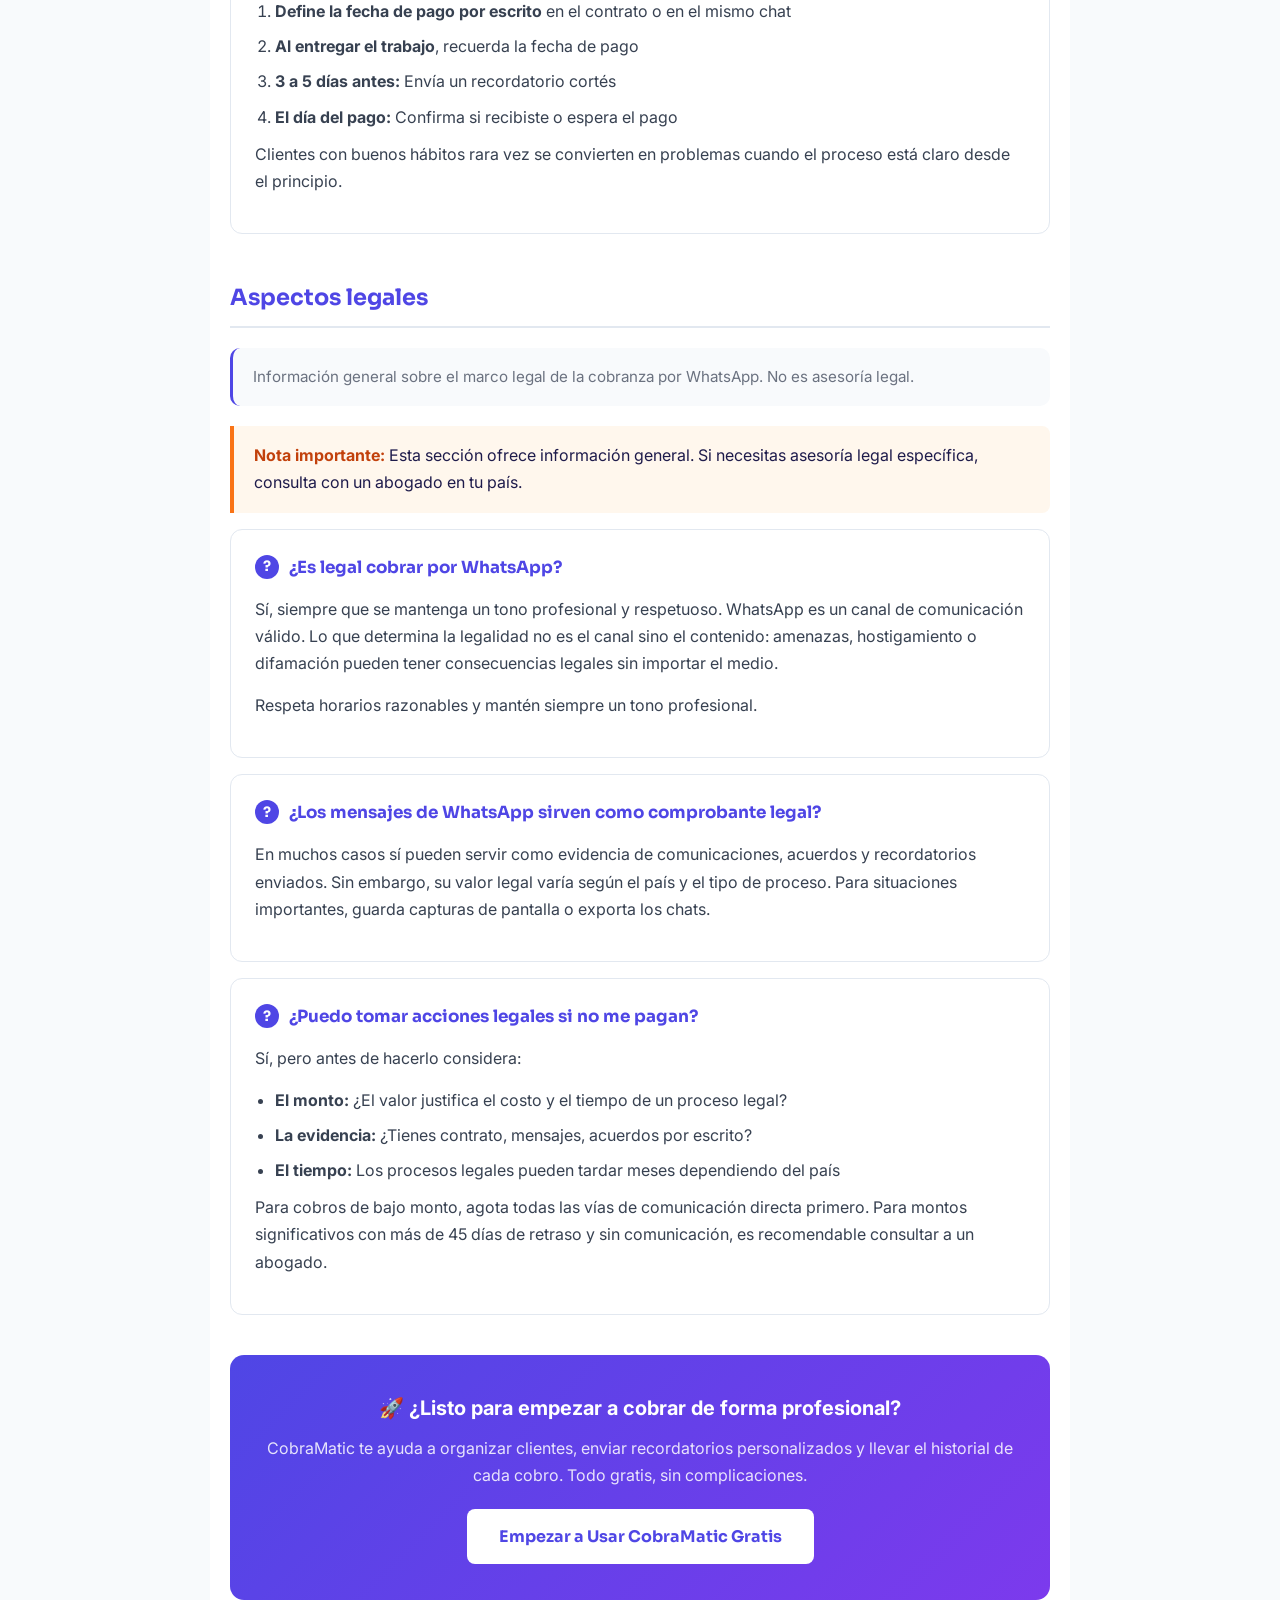
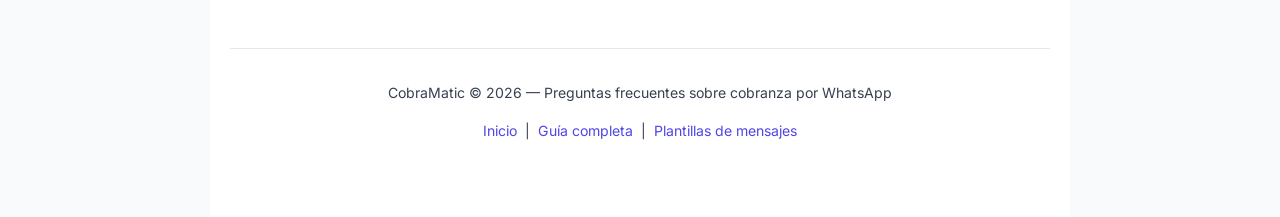
<file: public/preguntas-frecuentes-cobranza-whatsapp.html>
<!DOCTYPE html>
<html lang="es">
<head>
    <meta charset="UTF-8">
    <meta name="viewport" content="width=device-width, initial-scale=1.0">
    <title>Preguntas Frecuentes - Cómo Cobrar por WhatsApp | CobraMatic FAQ</title>
    <meta name="description" content="Preguntas frecuentes sobre cómo cobrar por WhatsApp, gestionar pagos pendientes y usar CobraMatic. Respuestas claras y prácticas.">
    <meta name="keywords" content="cobrar whatsapp preguntas, como cobrar clientes, recordatorios pago dudas, cliente no paga que hacer, cobranza whatsapp faq">
    <link rel="canonical" href="https://cobramatic-app.vercel.app/preguntas-frecuentes-cobranza-whatsapp">
    <link href="https://fonts.googleapis.com/css2?family=Sora:wght@400;600;700&family=Inter:wght@400;500&display=swap" rel="stylesheet">
    <style>
        *, *::before, *::after { margin: 0; padding: 0; box-sizing: border-box; }
        :root {
            --primary: #4f46e5;
            --accent: #06b6d4;
            --text: #1e1b4b;
            --muted: #6b7280;
            --bg: #f8fafc;
            --white: #ffffff;
            --border: #e2e8f0;
        }
        body { font-family: 'Inter', sans-serif; line-height: 1.7; color: var(--text); background: var(--bg); }
        .container { max-width: 860px; margin: 0 auto; padding: 0 20px 60px; background: var(--white); }
        header {
            background: linear-gradient(135deg, var(--primary) 0%, #7c3aed 100%);
            color: white; padding: 56px 32px 48px; text-align: center; margin-bottom: 48px;
            position: relative; overflow: hidden;
        }
        header::before {
            content: ''; position: absolute; inset: 0;
            background: url("data:image/svg+xml,%3Csvg width='60' height='60' viewBox='0 0 60 60' xmlns='http://www.w3.org/2000/svg'%3E%3Cg fill='none' fill-rule='evenodd'%3E%3Cg fill='%23ffffff' fill-opacity='0.05'%3E%3Cpath d='M36 34v-4h-2v4h-4v2h4v4h2v-4h4v-2h-4zm0-30V0h-2v4h-4v2h4v4h2V6h4V4h-4zM6 34v-4H4v4H0v2h4v4h2v-4h4v-2H6zM6 4V0H4v4H0v2h4v4h2V6h4V4H6z'/%3E%3C/g%3E%3C/g%3E%3C/svg%3E");
        }
        header h1 { font-family: 'Sora', sans-serif; font-size: 2.1em; font-weight: 700; margin-bottom: 12px; position: relative; }
        header p { opacity: 0.9; position: relative; font-size: 1.05em; }
        h2 { font-family: 'Sora', sans-serif; color: var(--primary); margin: 44px 0 20px; font-size: 1.4em; font-weight: 700; padding-bottom: 10px; border-bottom: 2px solid var(--border); }
        p { margin-bottom: 14px; color: #374151; }
        ul, ol { margin: 12px 0 16px 24px; }
        li { margin: 8px 0; color: #374151; }
        .indice {
            background: #f1f5f9;
            border: 1px solid var(--border);
            padding: 24px 28px;
            border-radius: 12px;
            margin: 0 0 40px;
        }
        .indice h3 { font-family: 'Sora', sans-serif; color: var(--primary); margin-bottom: 14px; }
        .indice ul { list-style: none; margin: 0; }
        .indice li { margin: 0; }
        .indice a {
            color: var(--primary); text-decoration: none; display: block;
            padding: 7px 0; font-size: 0.95em; border-bottom: 1px solid var(--border);
            transition: padding-left 0.2s;
        }
        .indice a:hover { padding-left: 6px; }
        .indice li:last-child a { border-bottom: none; }
        .faq-item {
            border: 1px solid var(--border);
            border-radius: 12px;
            padding: 24px;
            margin: 16px 0;
            transition: box-shadow 0.2s;
        }
        .faq-item:hover { box-shadow: 0 2px 12px rgba(79, 70, 229, 0.08); }
        .faq-pregunta {
            font-family: 'Sora', sans-serif;
            font-size: 1.05em;
            font-weight: 700;
            color: var(--primary);
            margin-bottom: 14px;
            display: flex;
            align-items: flex-start;
            gap: 10px;
        }
        .faq-pregunta::before {
            content: '?';
            background: var(--primary);
            color: white;
            width: 24px;
            height: 24px;
            border-radius: 50%;
            display: flex;
            align-items: center;
            justify-content: center;
            font-size: 0.85em;
            flex-shrink: 0;
            margin-top: 1px;
        }
        .faq-respuesta { color: #374151; }
        .faq-respuesta ul, .faq-respuesta ol { margin: 10px 0 10px 20px; }
        .tip {
            background: #eff6ff;
            border-left: 4px solid var(--accent);
            padding: 16px 20px;
            margin: 24px 0;
            border-radius: 0 8px 8px 0;
        }
        .tip strong { color: var(--primary); }
        .warning {
            background: #fff7ed;
            border-left: 4px solid #f97316;
            padding: 16px 20px;
            margin: 16px 0;
            border-radius: 0 8px 8px 0;
        }
        .warning strong { color: #c2410c; }
        .seccion-intro {
            background: #f8fafc;
            border-radius: 10px;
            padding: 16px 20px;
            margin-bottom: 20px;
            font-size: 0.95em;
            color: var(--muted);
            border-left: 3px solid var(--primary);
        }
        .cta-block {
            background: linear-gradient(135deg, var(--primary), #7c3aed);
            color: white; padding: 36px; border-radius: 14px; text-align: center; margin: 40px 0;
        }
        .cta-block h3 { color: white; margin-top: 0; font-size: 1.25em; margin-bottom: 10px; }
        .cta-block p { color: rgba(255,255,255,0.85); margin-bottom: 20px; }
        .cta {
            background: white; color: var(--primary); padding: 14px 32px; border-radius: 8px;
            text-decoration: none; display: inline-block; font-weight: 700;
            font-family: 'Sora', sans-serif; font-size: 1em; transition: transform 0.2s;
        }
        .cta:hover { transform: translateY(-2px); }
        footer { text-align: center; color: var(--muted); font-size: 0.88em; border-top: 1px solid var(--border); padding-top: 32px; margin-top: 48px; }
        footer a { color: var(--primary); text-decoration: none; }
        @media (max-width: 600px) { header h1 { font-size: 1.6em; } }
    </style>
</head>
<body>
    <div class="container">
        <header>
            <h1>❓ Preguntas Frecuentes</h1>
            <p>Todo sobre cómo cobrar por WhatsApp y gestionar pagos pendientes</p>
        </header>

        <div class="indice">
            <h3>📋 Ir a una sección:</h3>
            <ul>
                <li><a href="#cobramatic">Preguntas sobre CobraMatic</a></li>
                <li><a href="#recordatorios">Recordatorios y frecuencia de cobro</a></li>
                <li><a href="#whatsapp">WhatsApp y mensajería</a></li>
                <li><a href="#clientes">Qué hacer cuando el cliente no paga</a></li>
                <li><a href="#practicas">Mejores prácticas de cobro</a></li>
                <li><a href="#legal">Aspectos legales</a></li>
            </ul>
        </div>

        <h2 id="cobramatic">Preguntas sobre CobraMatic</h2>
        <div class="seccion-intro">Respuestas sobre qué es CobraMatic, cómo funciona y por qué es gratis.</div>

        <div class="faq-item">
            <div class="faq-pregunta">¿Qué es CobraMatic?</div>
            <div class="faq-respuesta">
                <p>CobraMatic es una herramienta web gratuita para gestionar cobros pendientes y enviar recordatorios de pago por WhatsApp. Está pensada para freelancers, profesionales independientes y pequeños negocios que necesitan cobrar a sus clientes sin usar software complicado ni pagar suscripciones costosas.</p>
                <p>No requiere instalación, no necesita registro con email y funciona desde cualquier dispositivo con navegador.</p>
            </div>
        </div>

        <div class="faq-item">
            <div class="faq-pregunta">¿Realmente es gratis? ¿Hay costos ocultos?</div>
            <div class="faq-respuesta">
                <p>Sí, es completamente gratis. No hay planes de pago, no hay versión premium, no se pide tarjeta de crédito y no hay límites de clientes ni de recordatorios. No tiene anuncios dentro de la aplicación.</p>
            </div>
        </div>

        <div class="faq-item">
            <div class="faq-pregunta">¿Necesito instalar algo?</div>
            <div class="faq-respuesta">
                <p>No. CobraMatic funciona directamente en tu navegador web. Solo abre el enlace y empieza a usarlo. Es compatible con computadora, celular y tablet.</p>
            </div>
        </div>

        <div class="faq-item">
            <div class="faq-pregunta">¿Necesito registrarme con email y contraseña?</div>
            <div class="faq-respuesta">
                <p>No. CobraMatic usa un sistema de código único. La primera vez que entras, el sistema genera un código personal (por ejemplo: LX4P9K2M8A). Ese código es tu acceso. Guárdalo y úsalo cada vez que quieras ingresar.</p>
            </div>
        </div>

        <div class="faq-item">
            <div class="faq-pregunta">¿Mis datos están seguros?</div>
            <div class="faq-respuesta">
                <p>Sí. Cada usuario tiene su propio código único. Nadie más puede ver tu lista de clientes ni tu información. Solo quien tiene el código puede acceder a esa cuenta.</p>
            </div>
        </div>

        <div class="faq-item">
            <div class="faq-pregunta">¿Por qué CobraMatic es gratis?</div>
            <div class="faq-respuesta">
                <p>Porque creemos que freelancers y pequeños negocios no deberían pagar suscripciones costosas solo para gestionar sus cobros. CobraMatic cubre una necesidad puntual: organizar pagos pendientes y enviar recordatorios profesionales, sin complicaciones.</p>
            </div>
        </div>

        <h2 id="recordatorios">Recordatorios y frecuencia de cobro</h2>
        <div class="seccion-intro">Cómo planear tus recordatorios para ser efectivo sin resultar invasivo.</div>

        <div class="faq-item">
            <div class="faq-pregunta">¿Cuándo debo enviar el primer recordatorio?</div>
            <div class="faq-respuesta">
                <p>Una buena práctica es enviar un primer recordatorio entre 3 y 5 días antes de la fecha de vencimiento. Así le das tiempo al cliente para organizar el pago sin que sienta que ya está en falta.</p>
                <ul>
                    <li><strong>3 a 5 días antes del vencimiento:</strong> Recordatorio cortés preventivo</li>
                    <li><strong>El día del vencimiento:</strong> Recordatorio estándar</li>
                    <li><strong>3 días después sin pago:</strong> Primer aviso post-vencimiento</li>
                    <li><strong>Cada 5 a 7 días siguientes:</strong> Recordatorios de seguimiento</li>
                </ul>
            </div>
        </div>

        <div class="faq-item">
            <div class="faq-pregunta">¿Cuántos recordatorios debo enviar antes de rendirme?</div>
            <div class="faq-respuesta">
                <p>No existe un número exacto, pero es recomendable no rendirse tras el primero. Una secuencia típica sería:</p>
                <ul>
                    <li>Primeros 2 o 3 recordatorios: tono amable y flexible</li>
                    <li>Recordatorios 4 y 5: tono más firme pero siempre profesional</li>
                    <li>A partir del recordatorio 6 o 7: evaluar otras vías como llamada telefónica o correo formal</li>
                </ul>
                <p>Si después de varios intentos no hay respuesta de ningún tipo, es momento de considerar otras opciones.</p>
            </div>
        </div>

        <div class="faq-item">
            <div class="faq-pregunta">¿A qué hora es mejor enviar los recordatorios?</div>
            <div class="faq-respuesta">
                <p>Lo más recomendable es hacerlo en horario laboral, entre las 9 am y las 6 pm en días hábiles. Las horas de mayor atención suelen ser la mañana (10 am a 12 pm) y la tarde temprana (2 pm a 4 pm).</p>
                <p>Evita enviar mensajes muy temprano, tarde en la noche o en fines de semana, salvo que sea una situación urgente.</p>
            </div>
        </div>

        <h2 id="whatsapp">WhatsApp y mensajería</h2>
        <div class="seccion-intro">Dudas sobre cómo funciona el envío de mensajes a través de WhatsApp.</div>

        <div class="faq-item">
            <div class="faq-pregunta">¿Necesito WhatsApp Business o funciona con WhatsApp normal?</div>
            <div class="faq-respuesta">
                <p>Funciona con ambos. CobraMatic genera el mensaje personalizado y lo lleva directo a WhatsApp, ya sea la versión normal o la versión Business. No hay diferencia en el resultado.</p>
            </div>
        </div>

        <div class="faq-item">
            <div class="faq-pregunta">¿CobraMatic envía los mensajes automáticamente?</div>
            <div class="faq-respuesta">
                <p>No, y esto es intencional. CobraMatic te genera el mensaje personalizado y te lleva a WhatsApp con un solo clic. Pero tú decides cuándo enviar. Esto te da control total sobre la comunicación y evita envíos en momentos inapropiados.</p>
            </div>
        </div>

        <div class="faq-item">
            <div class="faq-pregunta">¿Puedo personalizar los mensajes?</div>
            <div class="faq-respuesta">
                <p>Sí, completamente. Las plantillas son una base, pero puedes editarlas, cambiar el tono, agregar información o adaptarlas a tu estilo antes de enviar.</p>
            </div>
        </div>

        <div class="faq-item">
            <div class="faq-pregunta">¿Qué pasa si el cliente no tiene WhatsApp?</div>
            <div class="faq-respuesta">
                <p>En ese caso puedes copiar el mensaje generado y enviarlo por SMS, correo electrónico o cualquier otro canal de comunicación que uses con ese cliente.</p>
            </div>
        </div>

        <h2 id="clientes">Qué hacer cuando el cliente no paga</h2>
        <div class="seccion-intro">Situaciones específicas y cómo manejarlas de forma profesional.</div>

        <div class="faq-item">
            <div class="faq-pregunta">¿Qué hago si un cliente no responde a mis mensajes?</div>
            <div class="faq-respuesta">
                <p>Si no hay respuesta, sigue esta escalera:</p>
                <ol>
                    <li><strong>Días 1 a 7:</strong> Envía 2 mensajes corteses con 3 días de diferencia</li>
                    <li><strong>Días 8 a 14:</strong> Cambia a un tono más directo</li>
                    <li><strong>Día 15:</strong> Intenta una llamada telefónica</li>
                    <li><strong>Día 21:</strong> Envía un correo electrónico formal</li>
                    <li><strong>Día 30 en adelante:</strong> Evalúa opciones adicionales según el monto y las circunstancias</li>
                </ol>
            </div>
        </div>

        <div class="faq-item">
            <div class="faq-pregunta">¿Qué hago si el cliente dice que no tiene dinero ahora?</div>
            <div class="faq-respuesta">
                <p>La mejor respuesta suele ser ofrecer flexibilidad. Puedes proponer un plan de pagos: un porcentaje ahora y el resto en una fecha definida. Es preferible recibir una parte que seguir esperando el total sin fecha clara.</p>
                <p>Cuando acuerdes una nueva fecha, confírmala por escrito en el mismo chat para que quede registrada.</p>
            </div>
        </div>

        <div class="faq-item">
            <div class="faq-pregunta">¿Qué hago si el cliente dice "ya te pagué" pero no recibí nada?</div>
            <div class="faq-respuesta">
                <p>Responde con calma y sin acusaciones:</p>
                <p><em>"Entiendo. Quizás hay un retraso en el sistema bancario. ¿Me podrías enviar el comprobante de pago para verificar?"</em></p>
                <p>Si insiste que pagó sin poder mostrar comprobante, responde:</p>
                <p><em>"Por favor verifica de nuevo en tu banco. Yo no veo el pago reflejado. Si necesitas mis datos bancarios para intentarlo de nuevo, aquí están: [datos]."</em></p>
            </div>
        </div>

        <div class="faq-item">
            <div class="faq-pregunta">¿Debo seguir trabajando con un cliente que siempre paga tarde?</div>
            <div class="faq-respuesta">
                <p>Es una decisión que depende del monto, la frecuencia y el valor del cliente para tu negocio. Algunas alternativas antes de terminar la relación:</p>
                <ul>
                    <li>Solicitar un pago adelantado antes de comenzar el siguiente trabajo</li>
                    <li>Reducir el plazo de pago (por ejemplo, de 30 días a 15 días)</li>
                    <li>Ajustar las condiciones en el contrato para futuros proyectos</li>
                </ul>
                <p>Si el problema persiste y el esfuerzo de cobro supera el beneficio, puede ser más conveniente no continuar la relación comercial.</p>
            </div>
        </div>

        <h2 id="practicas">Mejores prácticas de cobro</h2>
        <div class="seccion-intro">Consejos para cobrar de forma efectiva sin dañar relaciones con tus clientes.</div>

        <div class="faq-item">
            <div class="faq-pregunta">¿Cómo cobrar sin dañar la relación con el cliente?</div>
            <div class="faq-respuesta">
                <p>El cobro profesional se enfoca en la deuda, no en la persona. Algunas claves:</p>
                <ul>
                    <li>Usa un tono neutro y profesional, no emocional ni agresivo</li>
                    <li>Menciona siempre los datos concretos: monto, fecha y concepto</li>
                    <li>Ofrece soluciones en lugar de solo exigir</li>
                    <li>Sé consistente pero no hostigante</li>
                    <li>Evita acusaciones, sarcasmo o amenazas sin fundamento</li>
                </ul>
            </div>
        </div>

        <div class="faq-item">
            <div class="faq-pregunta">¿Es mejor cobrar por mensaje o por llamada?</div>
            <div class="faq-respuesta">
                <p>Depende del momento y del monto:</p>
                <ul>
                    <li><strong>Mensajes de WhatsApp:</strong> Son menos invasivos y dejan registro escrito. Ideales para recordatorios regulares.</li>
                    <li><strong>Llamadas:</strong> Más efectivas cuando no hay respuesta después de varios mensajes, o cuando el monto justifica una conversación directa.</li>
                </ul>
                <p>Una buena estrategia combina ambos: empieza por WhatsApp y escala a llamada si es necesario.</p>
            </div>
        </div>

        <div class="faq-item">
            <div class="faq-pregunta">¿Cómo prevenir retrasos en los pagos desde el inicio?</div>
            <div class="faq-respuesta">
                <p>La prevención empieza antes del trabajo:</p>
                <ol>
                    <li><strong>Define la fecha de pago por escrito</strong> en el contrato o en el mismo chat</li>
                    <li><strong>Al entregar el trabajo</strong>, recuerda la fecha de pago</li>
                    <li><strong>3 a 5 días antes:</strong> Envía un recordatorio cortés</li>
                    <li><strong>El día del pago:</strong> Confirma si recibiste o espera el pago</li>
                </ol>
                <p>Clientes con buenos hábitos rara vez se convierten en problemas cuando el proceso está claro desde el principio.</p>
            </div>
        </div>

        <h2 id="legal">Aspectos legales</h2>
        <div class="seccion-intro">Información general sobre el marco legal de la cobranza por WhatsApp. No es asesoría legal.</div>

        <div class="warning">
            <strong>Nota importante:</strong> Esta sección ofrece información general. Si necesitas asesoría legal específica, consulta con un abogado en tu país.
        </div>

        <div class="faq-item">
            <div class="faq-pregunta">¿Es legal cobrar por WhatsApp?</div>
            <div class="faq-respuesta">
                <p>Sí, siempre que se mantenga un tono profesional y respetuoso. WhatsApp es un canal de comunicación válido. Lo que determina la legalidad no es el canal sino el contenido: amenazas, hostigamiento o difamación pueden tener consecuencias legales sin importar el medio.</p>
                <p>Respeta horarios razonables y mantén siempre un tono profesional.</p>
            </div>
        </div>

        <div class="faq-item">
            <div class="faq-pregunta">¿Los mensajes de WhatsApp sirven como comprobante legal?</div>
            <div class="faq-respuesta">
                <p>En muchos casos sí pueden servir como evidencia de comunicaciones, acuerdos y recordatorios enviados. Sin embargo, su valor legal varía según el país y el tipo de proceso. Para situaciones importantes, guarda capturas de pantalla o exporta los chats.</p>
            </div>
        </div>

        <div class="faq-item">
            <div class="faq-pregunta">¿Puedo tomar acciones legales si no me pagan?</div>
            <div class="faq-respuesta">
                <p>Sí, pero antes de hacerlo considera:</p>
                <ul>
                    <li><strong>El monto:</strong> ¿El valor justifica el costo y el tiempo de un proceso legal?</li>
                    <li><strong>La evidencia:</strong> ¿Tienes contrato, mensajes, acuerdos por escrito?</li>
                    <li><strong>El tiempo:</strong> Los procesos legales pueden tardar meses dependiendo del país</li>
                </ul>
                <p>Para cobros de bajo monto, agota todas las vías de comunicación directa primero. Para montos significativos con más de 45 días de retraso y sin comunicación, es recomendable consultar a un abogado.</p>
            </div>
        </div>

        <div class="cta-block">
            <h3>🚀 ¿Listo para empezar a cobrar de forma profesional?</h3>
            <p>CobraMatic te ayuda a organizar clientes, enviar recordatorios personalizados y llevar el historial de cada cobro. Todo gratis, sin complicaciones.</p>
            <a href="https://cobramatic-app.vercel.app" class="cta">Empezar a Usar CobraMatic Gratis</a>
        </div>

        <footer>
            <p>CobraMatic © 2026 — Preguntas frecuentes sobre cobranza por WhatsApp</p>
            <p style="margin-top: 8px;">
                <a href="https://cobramatic-app.vercel.app">Inicio</a> &nbsp;|&nbsp;
                <a href="/como-cobrar-clientes-whatsapp">Guía completa</a> &nbsp;|&nbsp;
                <a href="/plantillas-mensajes-cobro-whatsapp">Plantillas de mensajes</a>
            </p>
        </footer>
    </div>
</body>
</html>
</file>
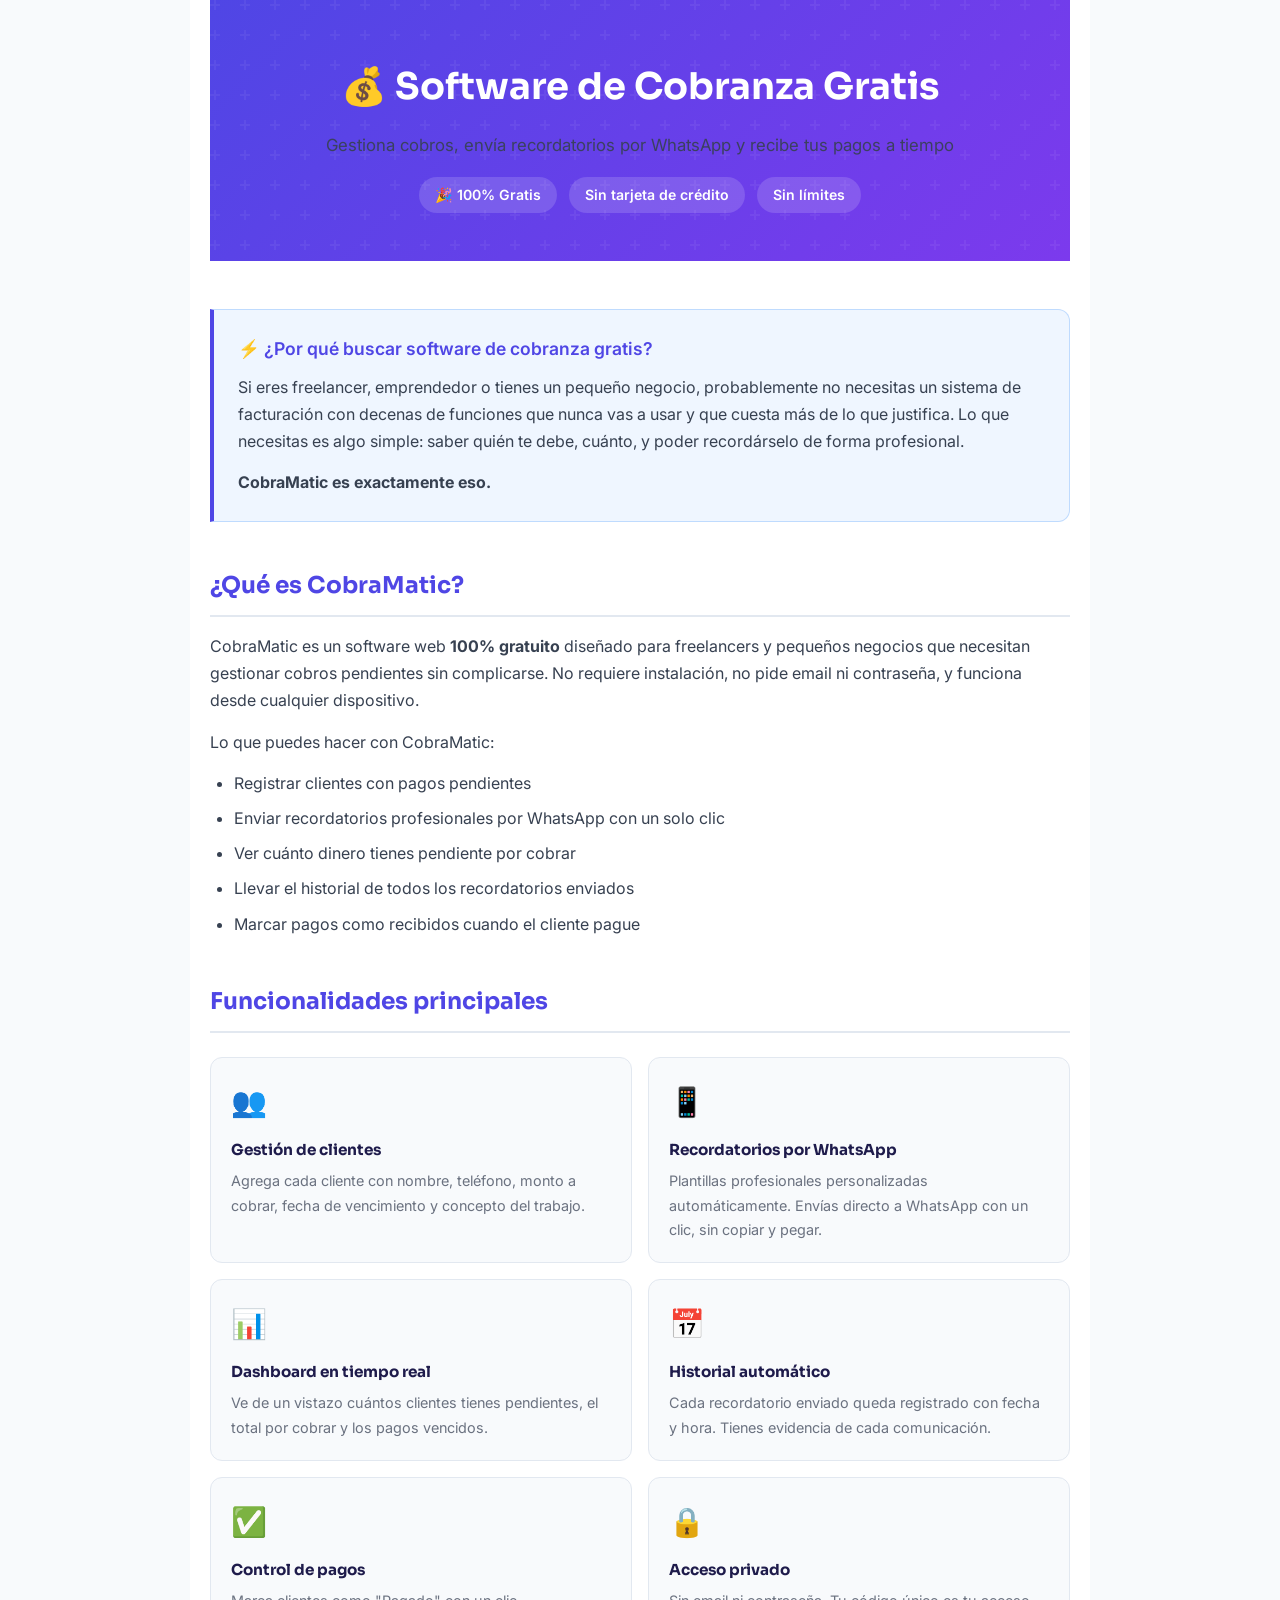
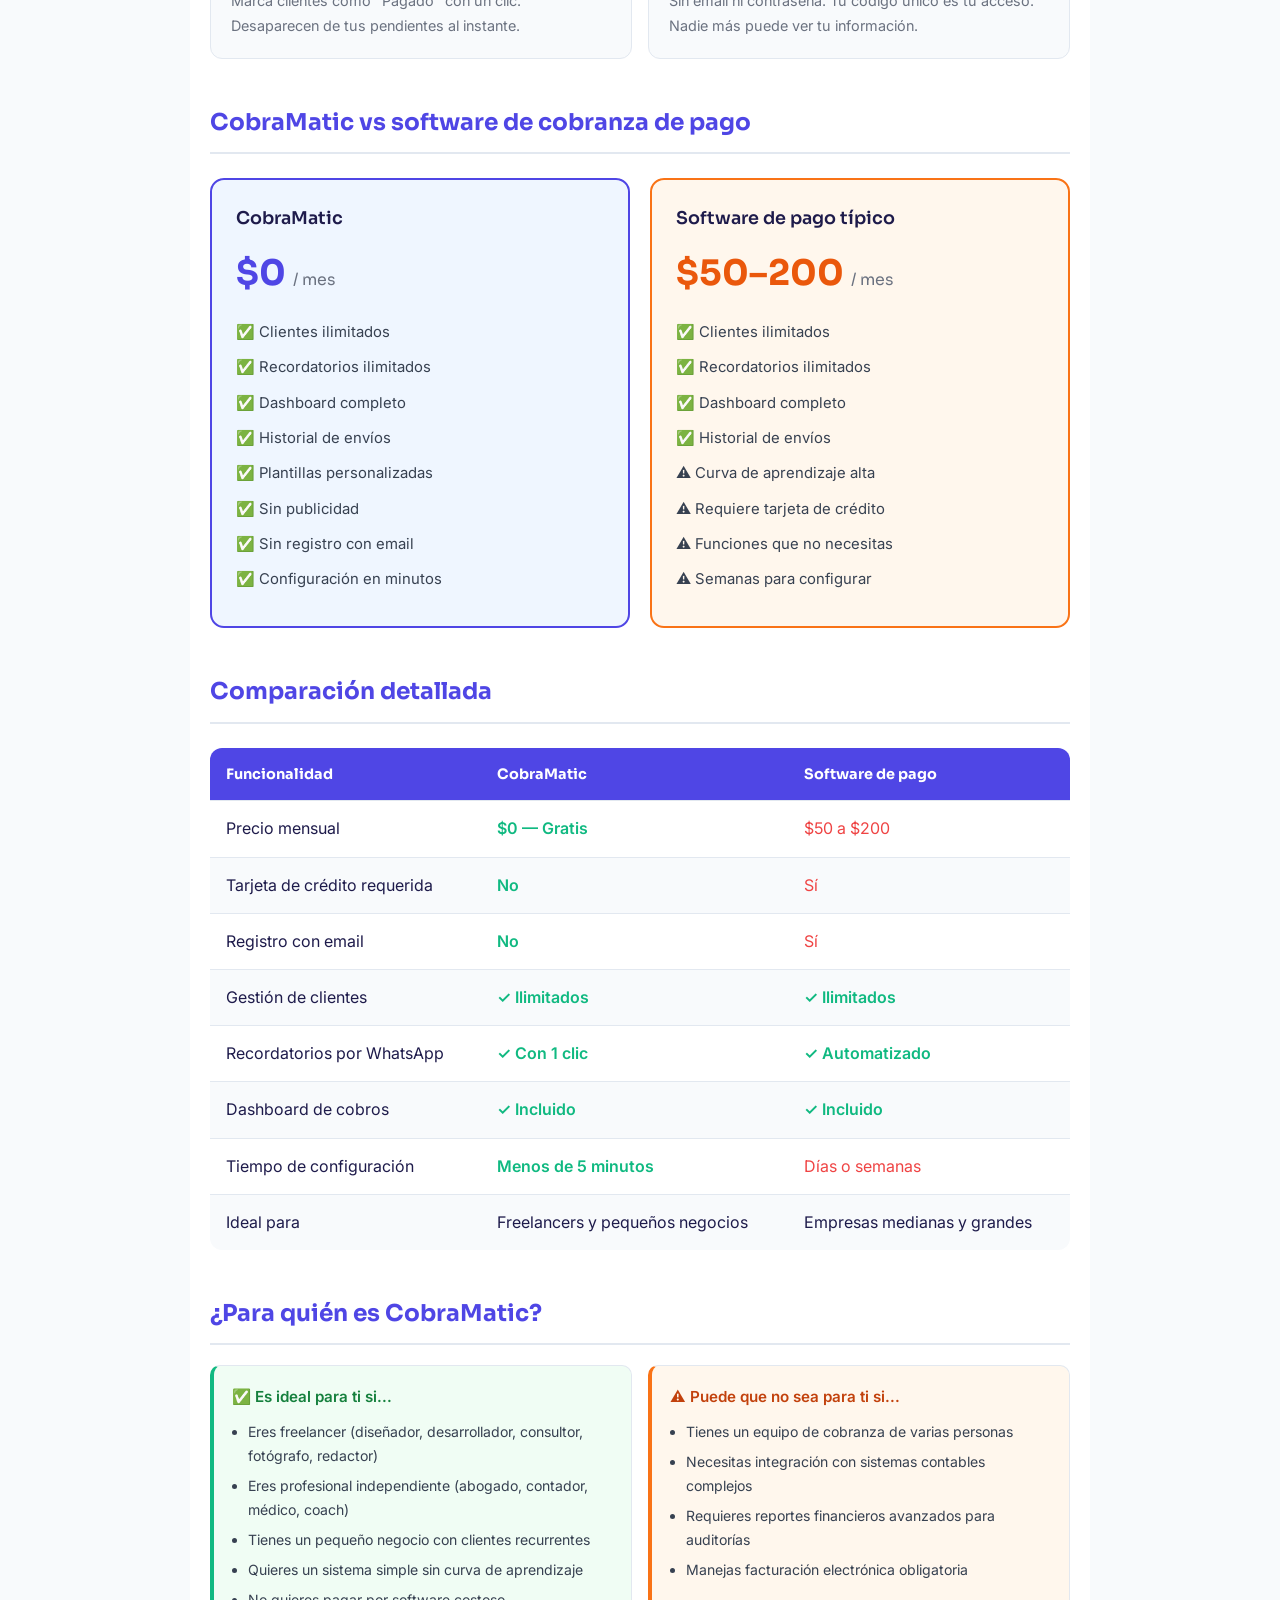
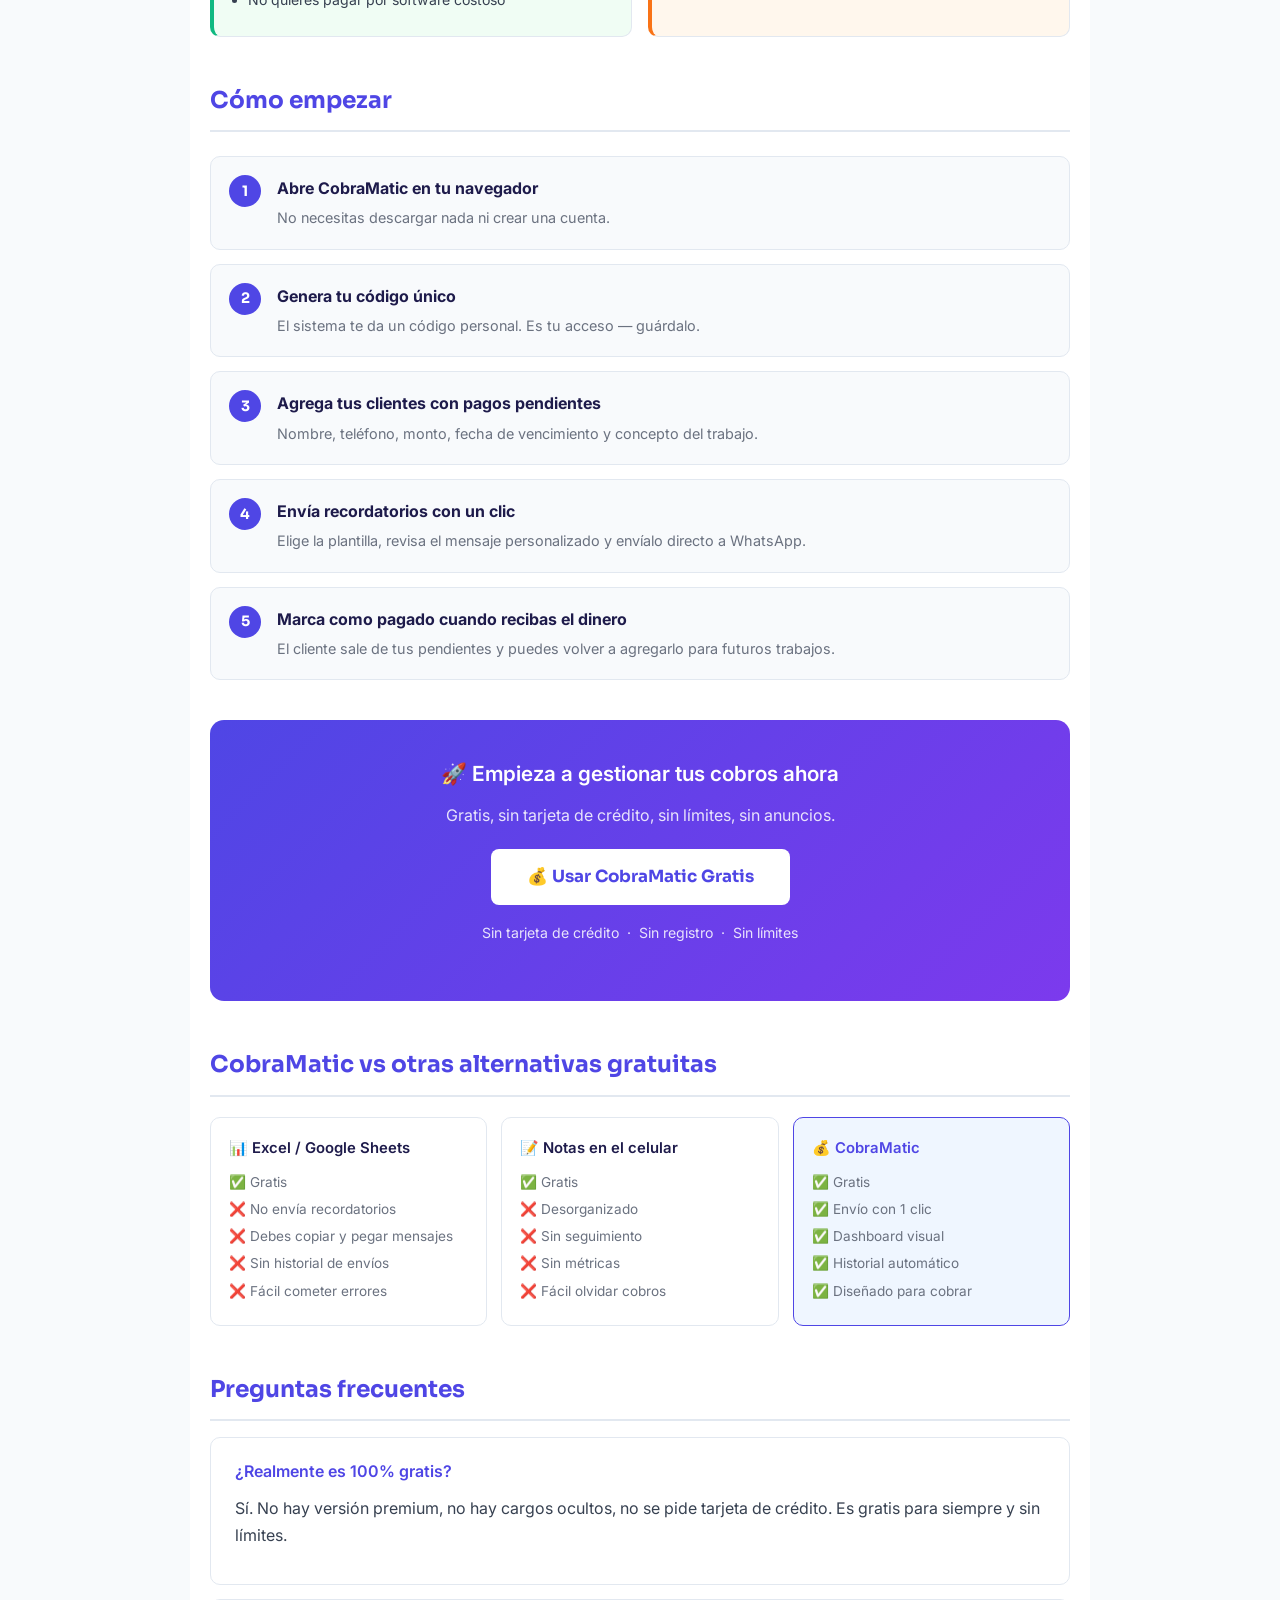
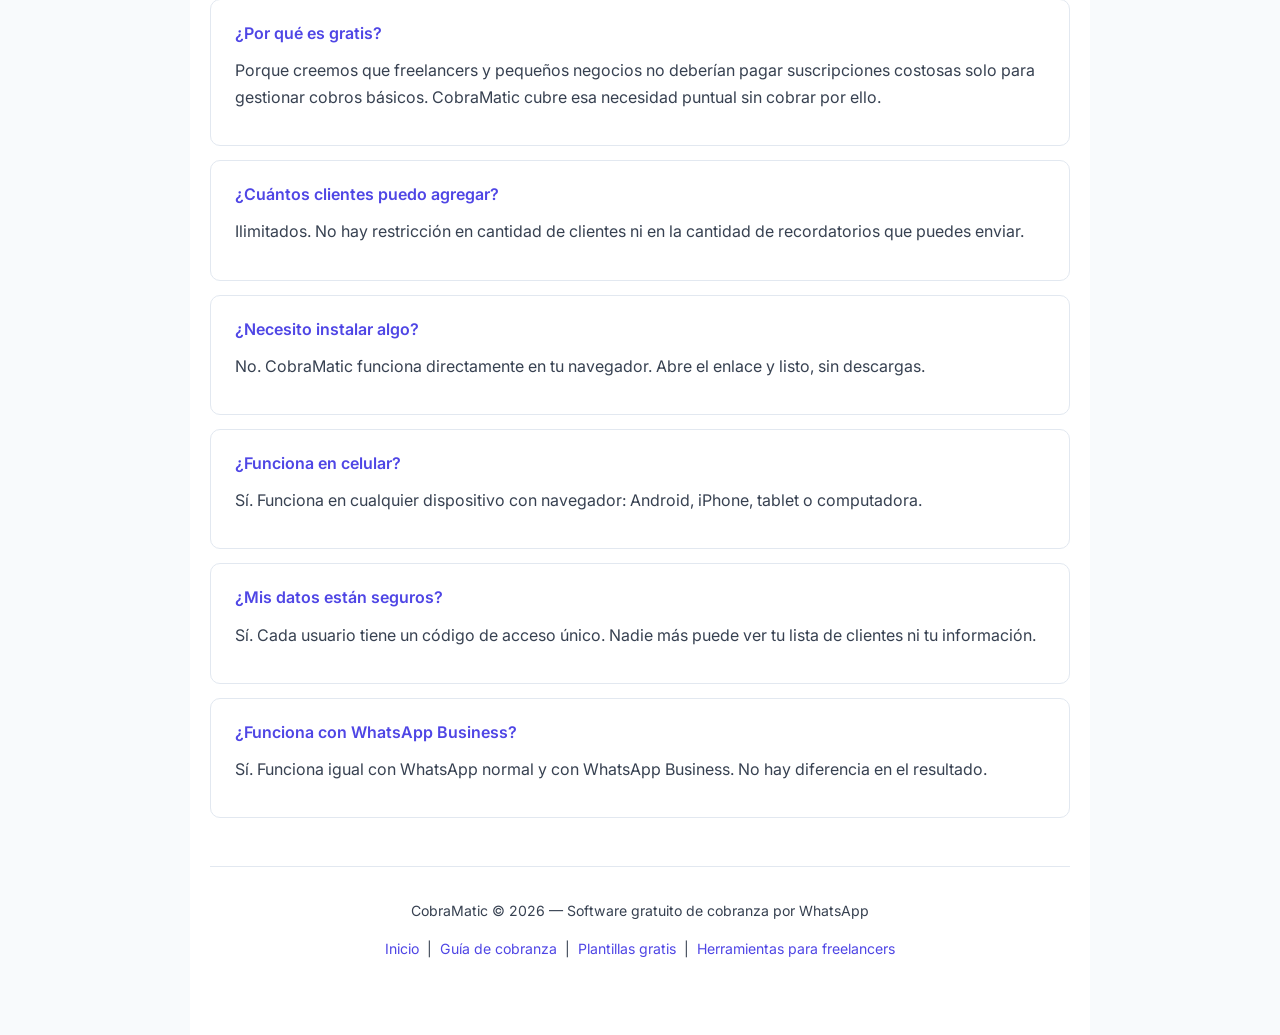
<file: public/software-cobranza-gratis.html>
<!DOCTYPE html>
<html lang="es">
<head>
    <meta charset="UTF-8">
    <meta name="viewport" content="width=device-width, initial-scale=1.0">
    <title>Software de Cobranza Gratis - Gestiona Cobros por WhatsApp | CobraMatic</title>
    <meta name="description" content="Software de cobranza 100% gratis para gestionar cobros por WhatsApp. Sin tarjeta de crédito, sin límites. Envía recordatorios de pago y recibe tu dinero a tiempo.">
    <meta name="keywords" content="software cobranza gratis, app recordatorios pago, sistema cobranza gratuito, herramienta cobros whatsapp">
    <link rel="canonical" href="https://cobramatic-app.vercel.app/software-cobranza-gratis">
    <link href="https://fonts.googleapis.com/css2?family=Sora:wght@400;600;700&family=Inter:wght@400;500&display=swap" rel="stylesheet">
    <style>
        *, *::before, *::after { margin: 0; padding: 0; box-sizing: border-box; }
        :root {
            --primary: #4f46e5;
            --primary-dark: #3730a3;
            --accent: #06b6d4;
            --text: #1e1b4b;
            --muted: #6b7280;
            --bg: #f8fafc;
            --white: #ffffff;
            --border: #e2e8f0;
            --green: #10b981;
        }
        body { font-family: 'Inter', sans-serif; line-height: 1.7; color: var(--text); background: var(--bg); }
        .container { max-width: 900px; margin: 0 auto; padding: 0 20px 60px; background: var(--white); }
        header {
            background: linear-gradient(135deg, var(--primary) 0%, #7c3aed 100%);
            color: white; padding: 56px 32px 48px; text-align: center;
            margin-bottom: 48px; position: relative; overflow: hidden;
        }
        header::before {
            content: ''; position: absolute; inset: 0;
            background: url("data:image/svg+xml,%3Csvg width='60' height='60' viewBox='0 0 60 60' xmlns='http://www.w3.org/2000/svg'%3E%3Cg fill='none' fill-rule='evenodd'%3E%3Cg fill='%23ffffff' fill-opacity='0.05'%3E%3Cpath d='M36 34v-4h-2v4h-4v2h4v4h2v-4h4v-2h-4zm0-30V0h-2v4h-4v2h4v4h2V6h4V4h-4zM6 34v-4H4v4H0v2h4v4h2v-4h4v-2H6zM6 4V0H4v4H0v2h4v4h2V6h4V4H6z'/%3E%3C/g%3E%3C/g%3E%3C/svg%3E");
        }
        header h1 { font-family: 'Sora', sans-serif; font-size: 2.3em; font-weight: 700; margin-bottom: 12px; position: relative; }
        header p { font-size: 1.05em; opacity: 0.9; position: relative; }
        header .badges { margin-top: 18px; display: flex; gap: 12px; justify-content: center; flex-wrap: wrap; position: relative; }
        header .badge-item { background: rgba(255,255,255,0.15); padding: 6px 16px; border-radius: 20px; font-size: 0.88em; font-weight: 600; }
        h2 { font-family: 'Sora', sans-serif; color: var(--primary); margin: 44px 0 16px; font-size: 1.45em; font-weight: 700; padding-bottom: 10px; border-bottom: 2px solid var(--border); }
        h3 { color: var(--text); margin: 24px 0 10px; font-size: 1.1em; font-weight: 600; }
        p { margin-bottom: 14px; color: #374151; }
        ul, ol { margin: 12px 0 16px 24px; }
        li { margin: 8px 0; color: #374151; }
        .intro-box {
            background: #eff6ff;
            border: 1px solid #bfdbfe;
            border-left: 4px solid var(--primary);
            padding: 24px;
            border-radius: 0 12px 12px 0;
            margin: 0 0 40px;
        }
        .intro-box h3 { margin-top: 0; color: var(--primary); }
        .features-grid {
            display: grid;
            grid-template-columns: 1fr 1fr;
            gap: 16px;
            margin: 24px 0;
        }
        .feature-card {
            background: #f8fafc;
            border: 1px solid var(--border);
            border-radius: 12px;
            padding: 20px;
        }
        .feature-card .icon { font-size: 1.8em; margin-bottom: 10px; display: block; }
        .feature-card strong { display: block; margin-bottom: 6px; font-family: 'Sora', sans-serif; font-size: 0.95em; }
        .feature-card p { font-size: 0.9em; color: var(--muted); margin: 0; }
        .comparacion {
            display: grid;
            grid-template-columns: 1fr 1fr;
            gap: 20px;
            margin: 24px 0;
        }
        .card {
            padding: 24px;
            border-radius: 14px;
            border: 2px solid var(--border);
        }
        .card-gratis { background: #eff6ff; border-color: var(--primary); }
        .card-pago { background: #fff7ed; border-color: #f97316; }
        .card h3 { margin-top: 0; font-family: 'Sora', sans-serif; }
        .precio { font-size: 2.2em; font-weight: 700; font-family: 'Sora', sans-serif; color: var(--primary); margin: 10px 0 16px; }
        .precio-pago { color: #ea580c; }
        .card ul { list-style: none; margin: 0; }
        .card li { margin: 10px 0; font-size: 0.93em; }
        .vs-table { width: 100%; border-collapse: collapse; margin: 24px 0; border-radius: 12px; overflow: hidden; }
        .vs-table th, .vs-table td { padding: 14px 16px; text-align: left; border-bottom: 1px solid var(--border); }
        .vs-table th { background: var(--primary); color: white; font-family: 'Sora', sans-serif; font-size: 0.9em; }
        .vs-table tr:last-child td { border-bottom: none; }
        .vs-table tr:nth-child(even) td { background: #f8fafc; }
        .check { color: var(--green); font-weight: 600; }
        .cross { color: #ef4444; }
        .quien-grid {
            display: grid;
            grid-template-columns: 1fr 1fr;
            gap: 16px;
            margin: 20px 0;
        }
        .quien-card {
            border: 1px solid var(--border);
            border-radius: 10px;
            padding: 18px;
        }
        .quien-card.si { border-left: 4px solid var(--green); background: #f0fdf4; }
        .quien-card.no { border-left: 4px solid #f97316; background: #fff7ed; }
        .quien-card h3 { margin-top: 0; font-size: 0.95em; }
        .quien-card.si h3 { color: #15803d; }
        .quien-card.no h3 { color: #c2410c; }
        .quien-card ul { margin: 8px 0 0 16px; }
        .quien-card li { font-size: 0.88em; margin: 6px 0; }
        .pasos { margin: 24px 0; }
        .paso-item { display: flex; gap: 16px; align-items: flex-start; margin: 14px 0; padding: 18px; background: #f8fafc; border: 1px solid var(--border); border-radius: 10px; }
        .paso-num { background: var(--primary); color: white; width: 32px; height: 32px; border-radius: 50%; display: flex; align-items: center; justify-content: center; font-weight: 700; font-family: 'Sora', sans-serif; flex-shrink: 0; font-size: 0.9em; }
        .paso-item strong { display: block; margin-bottom: 4px; }
        .paso-item p { font-size: 0.9em; color: var(--muted); margin: 0; }
        .alternativas-grid { display: grid; grid-template-columns: repeat(3, 1fr); gap: 14px; margin: 20px 0; }
        .alt-card { border: 1px solid var(--border); border-radius: 10px; padding: 18px; }
        .alt-card h3 { margin-top: 0; font-size: 0.93em; margin-bottom: 10px; }
        .alt-card p { font-size: 0.85em; color: var(--muted); margin: 4px 0; }
        .alt-card.destacada { border-color: var(--primary); background: #eff6ff; }
        .alt-card.destacada h3 { color: var(--primary); }
        .faq-item { border: 1px solid var(--border); border-radius: 10px; padding: 20px 24px; margin: 14px 0; }
        .faq-item h3 { margin-top: 0; color: var(--primary); font-size: 1em; }
        .cta-block { background: linear-gradient(135deg, var(--primary), #7c3aed); color: white; padding: 36px; border-radius: 14px; text-align: center; margin: 40px 0; }
        .cta-block h3 { color: white; margin-top: 0; font-size: 1.3em; }
        .cta-block p { color: rgba(255,255,255,0.85); margin-bottom: 20px; }
        .cta { background: white; color: var(--primary); padding: 14px 36px; border-radius: 8px; text-decoration: none; display: inline-block; font-weight: 700; font-family: 'Sora', sans-serif; font-size: 1.05em; transition: transform 0.2s; }
        .cta:hover { transform: translateY(-2px); }
        .cta-secondary { background: white; color: var(--primary); padding: 14px 36px; border-radius: 8px; text-decoration: none; display: inline-block; font-weight: 700; font-family: 'Sora', sans-serif; font-size: 1.05em; border: 2px solid var(--primary); transition: all 0.2s; margin-top: 12px; }
        .cta-secondary:hover { background: var(--primary); color: white; }
        .notas-cta { color: var(--muted); font-size: 0.88em; margin-top: 16px; }
        footer { text-align: center; color: var(--muted); font-size: 0.88em; border-top: 1px solid var(--border); padding-top: 32px; margin-top: 48px; }
        footer a { color: var(--primary); text-decoration: none; }
        @media (max-width: 640px) {
            header h1 { font-size: 1.7em; }
            .features-grid, .comparacion, .quien-grid, .alternativas-grid { grid-template-columns: 1fr; }
        }
    </style>
</head>
<body>
    <div class="container">
        <header>
            <h1>💰 Software de Cobranza Gratis</h1>
            <p>Gestiona cobros, envía recordatorios por WhatsApp y recibe tus pagos a tiempo</p>
            <div class="badges">
                <span class="badge-item">🎉 100% Gratis</span>
                <span class="badge-item">Sin tarjeta de crédito</span>
                <span class="badge-item">Sin límites</span>
            </div>
        </header>

        <div class="intro-box">
            <h3>⚡ ¿Por qué buscar software de cobranza gratis?</h3>
            <p>Si eres freelancer, emprendedor o tienes un pequeño negocio, probablemente no necesitas un sistema de facturación con decenas de funciones que nunca vas a usar y que cuesta más de lo que justifica. Lo que necesitas es algo simple: saber quién te debe, cuánto, y poder recordárselo de forma profesional.</p>
            <p style="margin: 0;"><strong>CobraMatic es exactamente eso.</strong></p>
        </div>

        <h2>¿Qué es CobraMatic?</h2>
        <p>CobraMatic es un software web <strong>100% gratuito</strong> diseñado para freelancers y pequeños negocios que necesitan gestionar cobros pendientes sin complicarse. No requiere instalación, no pide email ni contraseña, y funciona desde cualquier dispositivo.</p>
        <p>Lo que puedes hacer con CobraMatic:</p>
        <ul>
            <li>Registrar clientes con pagos pendientes</li>
            <li>Enviar recordatorios profesionales por WhatsApp con un solo clic</li>
            <li>Ver cuánto dinero tienes pendiente por cobrar</li>
            <li>Llevar el historial de todos los recordatorios enviados</li>
            <li>Marcar pagos como recibidos cuando el cliente pague</li>
        </ul>

        <h2>Funcionalidades principales</h2>

        <div class="features-grid">
            <div class="feature-card">
                <span class="icon">👥</span>
                <strong>Gestión de clientes</strong>
                <p>Agrega cada cliente con nombre, teléfono, monto a cobrar, fecha de vencimiento y concepto del trabajo.</p>
            </div>
            <div class="feature-card">
                <span class="icon">📱</span>
                <strong>Recordatorios por WhatsApp</strong>
                <p>Plantillas profesionales personalizadas automáticamente. Envías directo a WhatsApp con un clic, sin copiar y pegar.</p>
            </div>
            <div class="feature-card">
                <span class="icon">📊</span>
                <strong>Dashboard en tiempo real</strong>
                <p>Ve de un vistazo cuántos clientes tienes pendientes, el total por cobrar y los pagos vencidos.</p>
            </div>
            <div class="feature-card">
                <span class="icon">📅</span>
                <strong>Historial automático</strong>
                <p>Cada recordatorio enviado queda registrado con fecha y hora. Tienes evidencia de cada comunicación.</p>
            </div>
            <div class="feature-card">
                <span class="icon">✅</span>
                <strong>Control de pagos</strong>
                <p>Marca clientes como "Pagado" con un clic. Desaparecen de tus pendientes al instante.</p>
            </div>
            <div class="feature-card">
                <span class="icon">🔒</span>
                <strong>Acceso privado</strong>
                <p>Sin email ni contraseña. Tu código único es tu acceso. Nadie más puede ver tu información.</p>
            </div>
        </div>

        <h2>CobraMatic vs software de cobranza de pago</h2>

        <div class="comparacion">
            <div class="card card-gratis">
                <h3>CobraMatic</h3>
                <div class="precio">$0 <span style="font-size:0.45em; font-weight:400; color: var(--muted);">/ mes</span></div>
                <ul>
                    <li>✅ Clientes ilimitados</li>
                    <li>✅ Recordatorios ilimitados</li>
                    <li>✅ Dashboard completo</li>
                    <li>✅ Historial de envíos</li>
                    <li>✅ Plantillas personalizadas</li>
                    <li>✅ Sin publicidad</li>
                    <li>✅ Sin registro con email</li>
                    <li>✅ Configuración en minutos</li>
                </ul>
            </div>
            <div class="card card-pago">
                <h3>Software de pago típico</h3>
                <div class="precio precio-pago">$50–200 <span style="font-size:0.45em; font-weight:400; color: var(--muted);">/ mes</span></div>
                <ul>
                    <li>✅ Clientes ilimitados</li>
                    <li>✅ Recordatorios ilimitados</li>
                    <li>✅ Dashboard completo</li>
                    <li>✅ Historial de envíos</li>
                    <li>⚠️ Curva de aprendizaje alta</li>
                    <li>⚠️ Requiere tarjeta de crédito</li>
                    <li>⚠️ Funciones que no necesitas</li>
                    <li>⚠️ Semanas para configurar</li>
                </ul>
            </div>
        </div>

        <h2>Comparación detallada</h2>

        <table class="vs-table">
            <thead>
                <tr>
                    <th>Funcionalidad</th>
                    <th>CobraMatic</th>
                    <th>Software de pago</th>
                </tr>
            </thead>
            <tbody>
                <tr>
                    <td>Precio mensual</td>
                    <td class="check">$0 — Gratis</td>
                    <td class="cross">$50 a $200</td>
                </tr>
                <tr>
                    <td>Tarjeta de crédito requerida</td>
                    <td class="check">No</td>
                    <td class="cross">Sí</td>
                </tr>
                <tr>
                    <td>Registro con email</td>
                    <td class="check">No</td>
                    <td class="cross">Sí</td>
                </tr>
                <tr>
                    <td>Gestión de clientes</td>
                    <td class="check">✓ Ilimitados</td>
                    <td class="check">✓ Ilimitados</td>
                </tr>
                <tr>
                    <td>Recordatorios por WhatsApp</td>
                    <td class="check">✓ Con 1 clic</td>
                    <td class="check">✓ Automatizado</td>
                </tr>
                <tr>
                    <td>Dashboard de cobros</td>
                    <td class="check">✓ Incluido</td>
                    <td class="check">✓ Incluido</td>
                </tr>
                <tr>
                    <td>Tiempo de configuración</td>
                    <td class="check">Menos de 5 minutos</td>
                    <td class="cross">Días o semanas</td>
                </tr>
                <tr>
                    <td>Ideal para</td>
                    <td>Freelancers y pequeños negocios</td>
                    <td>Empresas medianas y grandes</td>
                </tr>
            </tbody>
        </table>

        <h2>¿Para quién es CobraMatic?</h2>

        <div class="quien-grid">
            <div class="quien-card si">
                <h3>✅ Es ideal para ti si...</h3>
                <ul>
                    <li>Eres freelancer (diseñador, desarrollador, consultor, fotógrafo, redactor)</li>
                    <li>Eres profesional independiente (abogado, contador, médico, coach)</li>
                    <li>Tienes un pequeño negocio con clientes recurrentes</li>
                    <li>Quieres un sistema simple sin curva de aprendizaje</li>
                    <li>No quieres pagar por software costoso</li>
                </ul>
            </div>
            <div class="quien-card no">
                <h3>⚠️ Puede que no sea para ti si...</h3>
                <ul>
                    <li>Tienes un equipo de cobranza de varias personas</li>
                    <li>Necesitas integración con sistemas contables complejos</li>
                    <li>Requieres reportes financieros avanzados para auditorías</li>
                    <li>Manejas facturación electrónica obligatoria</li>
                </ul>
            </div>
        </div>

        <h2>Cómo empezar</h2>

        <div class="pasos">
            <div class="paso-item">
                <div class="paso-num">1</div>
                <div>
                    <strong>Abre CobraMatic en tu navegador</strong>
                    <p>No necesitas descargar nada ni crear una cuenta.</p>
                </div>
            </div>
            <div class="paso-item">
                <div class="paso-num">2</div>
                <div>
                    <strong>Genera tu código único</strong>
                    <p>El sistema te da un código personal. Es tu acceso — guárdalo.</p>
                </div>
            </div>
            <div class="paso-item">
                <div class="paso-num">3</div>
                <div>
                    <strong>Agrega tus clientes con pagos pendientes</strong>
                    <p>Nombre, teléfono, monto, fecha de vencimiento y concepto del trabajo.</p>
                </div>
            </div>
            <div class="paso-item">
                <div class="paso-num">4</div>
                <div>
                    <strong>Envía recordatorios con un clic</strong>
                    <p>Elige la plantilla, revisa el mensaje personalizado y envíalo directo a WhatsApp.</p>
                </div>
            </div>
            <div class="paso-item">
                <div class="paso-num">5</div>
                <div>
                    <strong>Marca como pagado cuando recibas el dinero</strong>
                    <p>El cliente sale de tus pendientes y puedes volver a agregarlo para futuros trabajos.</p>
                </div>
            </div>
        </div>

        <div class="cta-block">
            <h3>🚀 Empieza a gestionar tus cobros ahora</h3>
            <p>Gratis, sin tarjeta de crédito, sin límites, sin anuncios.</p>
            <a href="https://cobramatic-app.vercel.app" class="cta">💰 Usar CobraMatic Gratis</a>
            <p class="notas-cta">Sin tarjeta de crédito &nbsp;·&nbsp; Sin registro &nbsp;·&nbsp; Sin límites</p>
        </div>

        <h2>CobraMatic vs otras alternativas gratuitas</h2>

        <div class="alternativas-grid">
            <div class="alt-card">
                <h3>📊 Excel / Google Sheets</h3>
                <p>✅ Gratis</p>
                <p>❌ No envía recordatorios</p>
                <p>❌ Debes copiar y pegar mensajes</p>
                <p>❌ Sin historial de envíos</p>
                <p>❌ Fácil cometer errores</p>
            </div>
            <div class="alt-card">
                <h3>📝 Notas en el celular</h3>
                <p>✅ Gratis</p>
                <p>❌ Desorganizado</p>
                <p>❌ Sin seguimiento</p>
                <p>❌ Sin métricas</p>
                <p>❌ Fácil olvidar cobros</p>
            </div>
            <div class="alt-card destacada">
                <h3>💰 CobraMatic</h3>
                <p>✅ Gratis</p>
                <p>✅ Envío con 1 clic</p>
                <p>✅ Dashboard visual</p>
                <p>✅ Historial automático</p>
                <p>✅ Diseñado para cobrar</p>
            </div>
        </div>

        <h2>Preguntas frecuentes</h2>

        <div class="faq-item">
            <h3>¿Realmente es 100% gratis?</h3>
            <p>Sí. No hay versión premium, no hay cargos ocultos, no se pide tarjeta de crédito. Es gratis para siempre y sin límites.</p>
        </div>

        <div class="faq-item">
            <h3>¿Por qué es gratis?</h3>
            <p>Porque creemos que freelancers y pequeños negocios no deberían pagar suscripciones costosas solo para gestionar cobros básicos. CobraMatic cubre esa necesidad puntual sin cobrar por ello.</p>
        </div>

        <div class="faq-item">
            <h3>¿Cuántos clientes puedo agregar?</h3>
            <p>Ilimitados. No hay restricción en cantidad de clientes ni en la cantidad de recordatorios que puedes enviar.</p>
        </div>

        <div class="faq-item">
            <h3>¿Necesito instalar algo?</h3>
            <p>No. CobraMatic funciona directamente en tu navegador. Abre el enlace y listo, sin descargas.</p>
        </div>

        <div class="faq-item">
            <h3>¿Funciona en celular?</h3>
            <p>Sí. Funciona en cualquier dispositivo con navegador: Android, iPhone, tablet o computadora.</p>
        </div>

        <div class="faq-item">
            <h3>¿Mis datos están seguros?</h3>
            <p>Sí. Cada usuario tiene un código de acceso único. Nadie más puede ver tu lista de clientes ni tu información.</p>
        </div>

        <div class="faq-item">
            <h3>¿Funciona con WhatsApp Business?</h3>
            <p>Sí. Funciona igual con WhatsApp normal y con WhatsApp Business. No hay diferencia en el resultado.</p>
        </div>

        <footer>
            <p>CobraMatic © 2026 — Software gratuito de cobranza por WhatsApp</p>
            <p style="margin-top: 8px;">
                <a href="https://cobramatic-app.vercel.app">Inicio</a> &nbsp;|&nbsp;
                <a href="/como-cobrar-clientes-whatsapp">Guía de cobranza</a> &nbsp;|&nbsp;
                <a href="/plantillas-mensajes-cobro-whatsapp">Plantillas gratis</a> &nbsp;|&nbsp;
                <a href="/herramientas-freelancers">Herramientas para freelancers</a>
            </p>
        </footer>
    </div>
</body>
</html>
</file>
